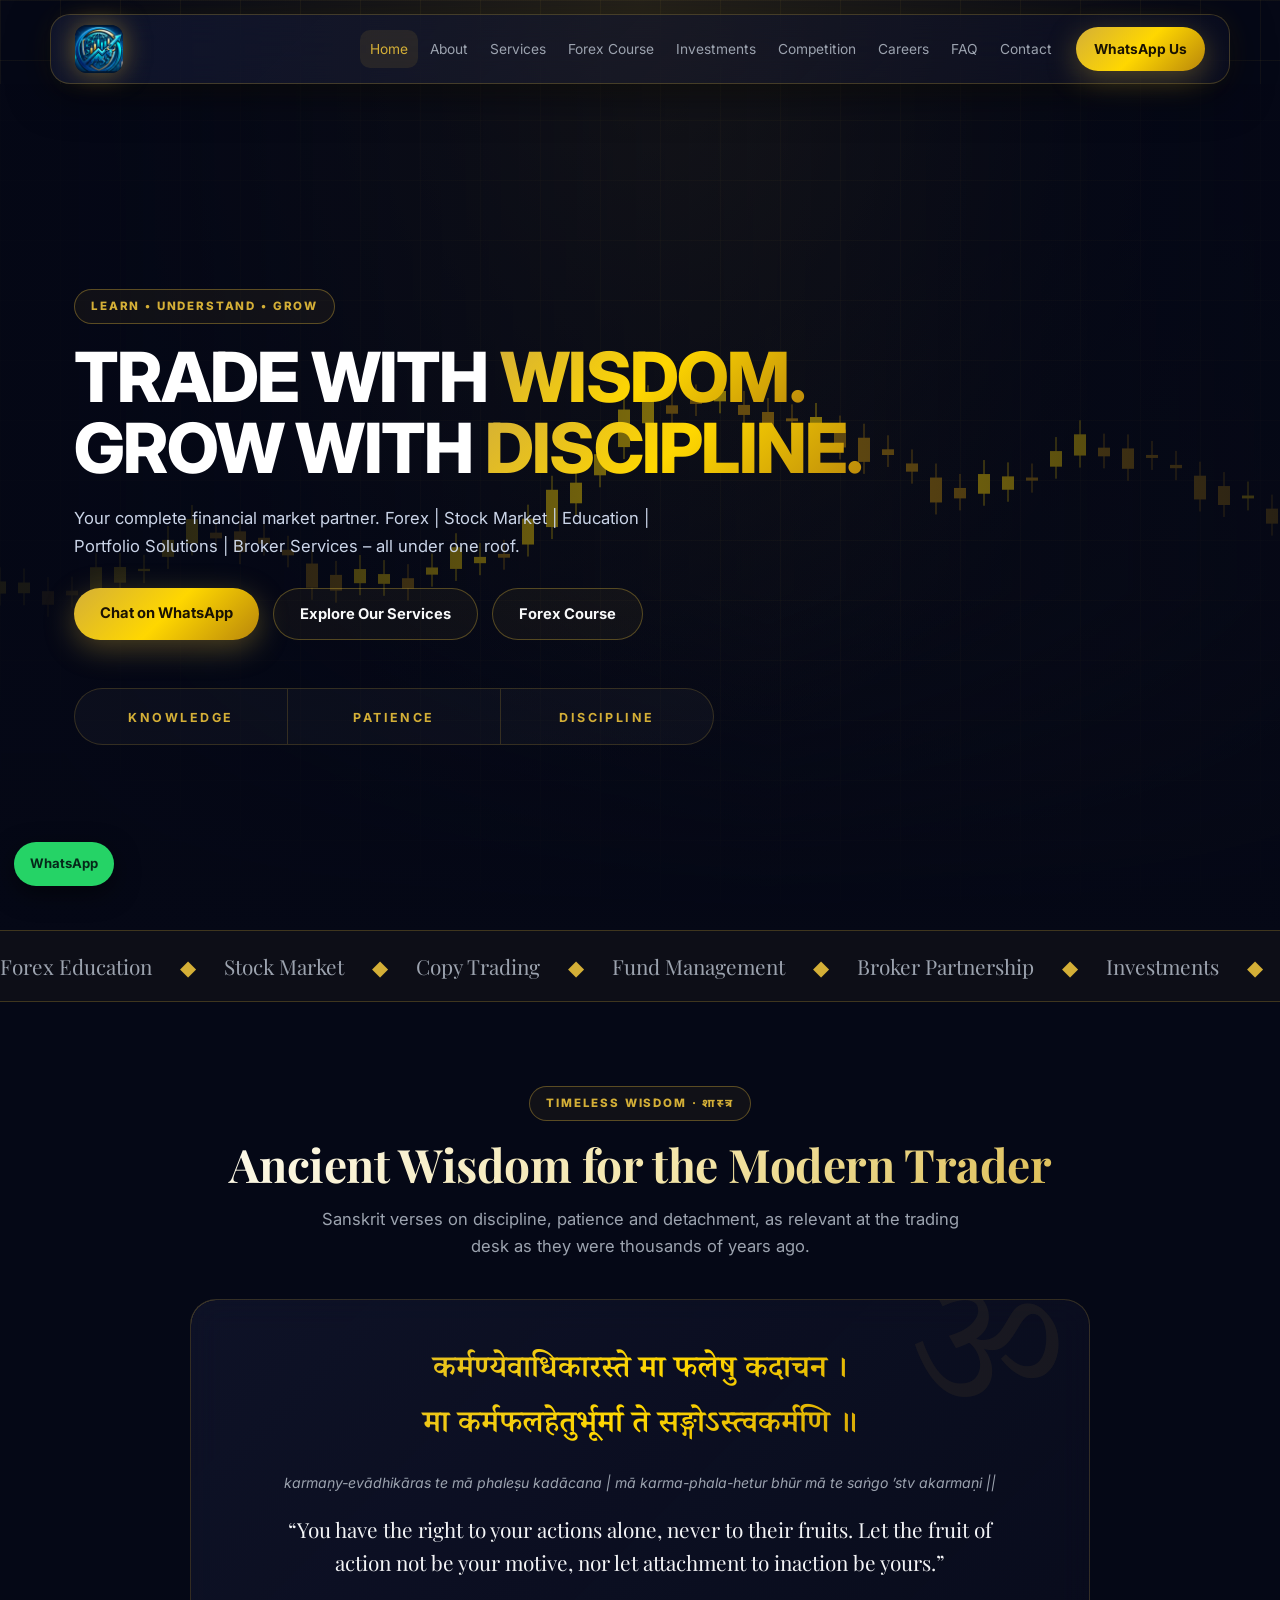
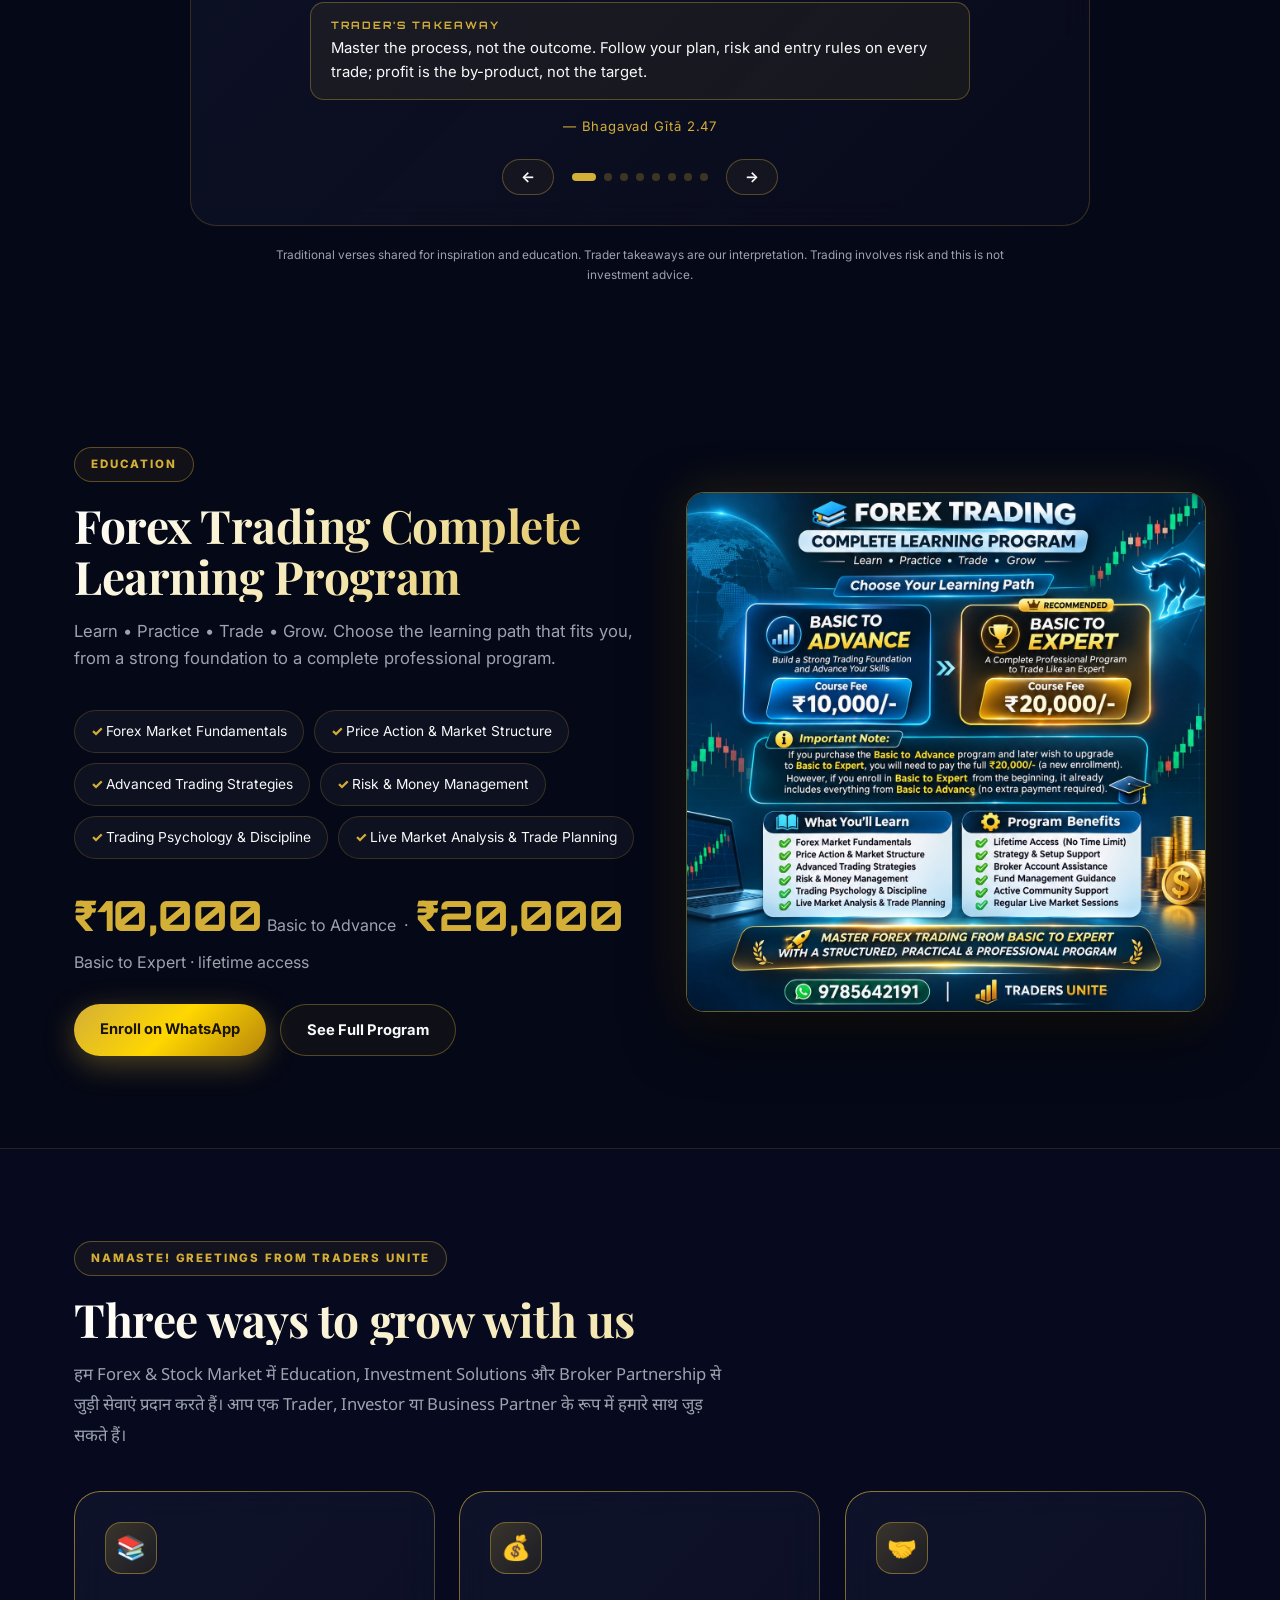
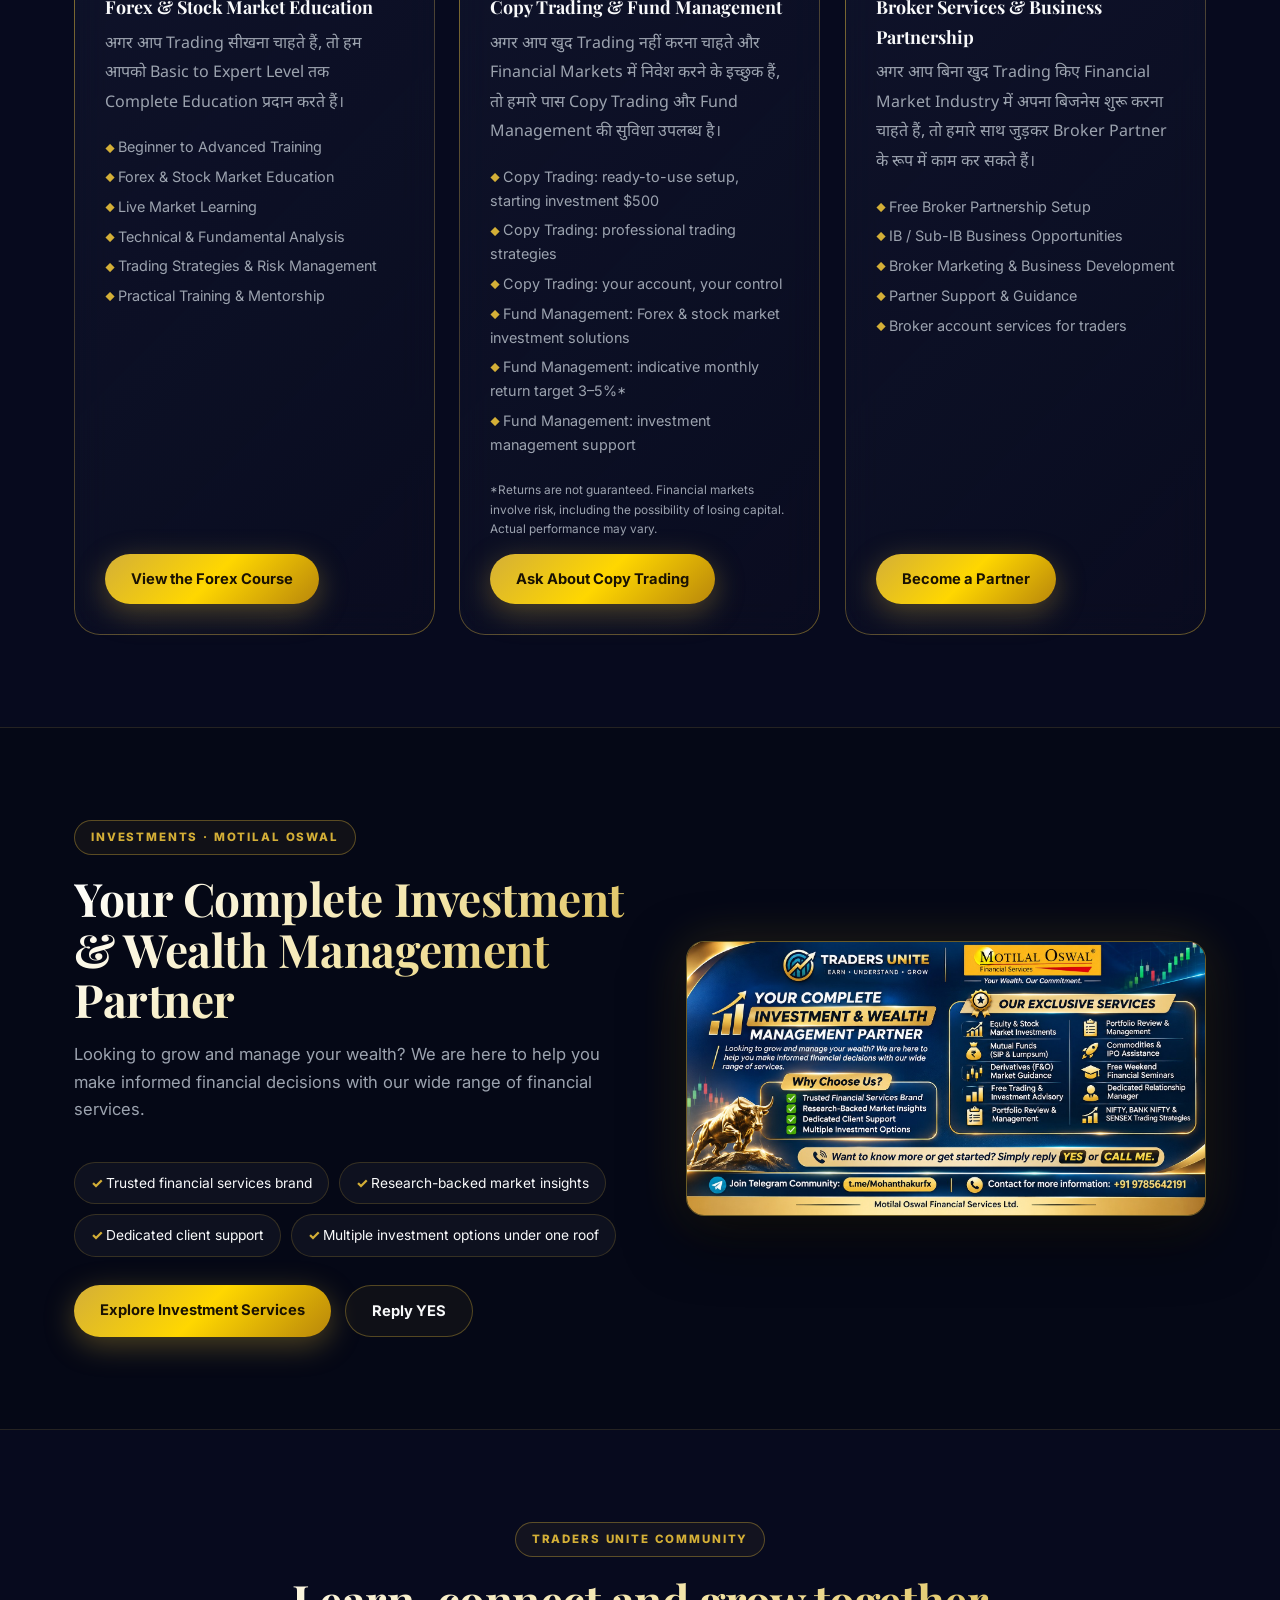
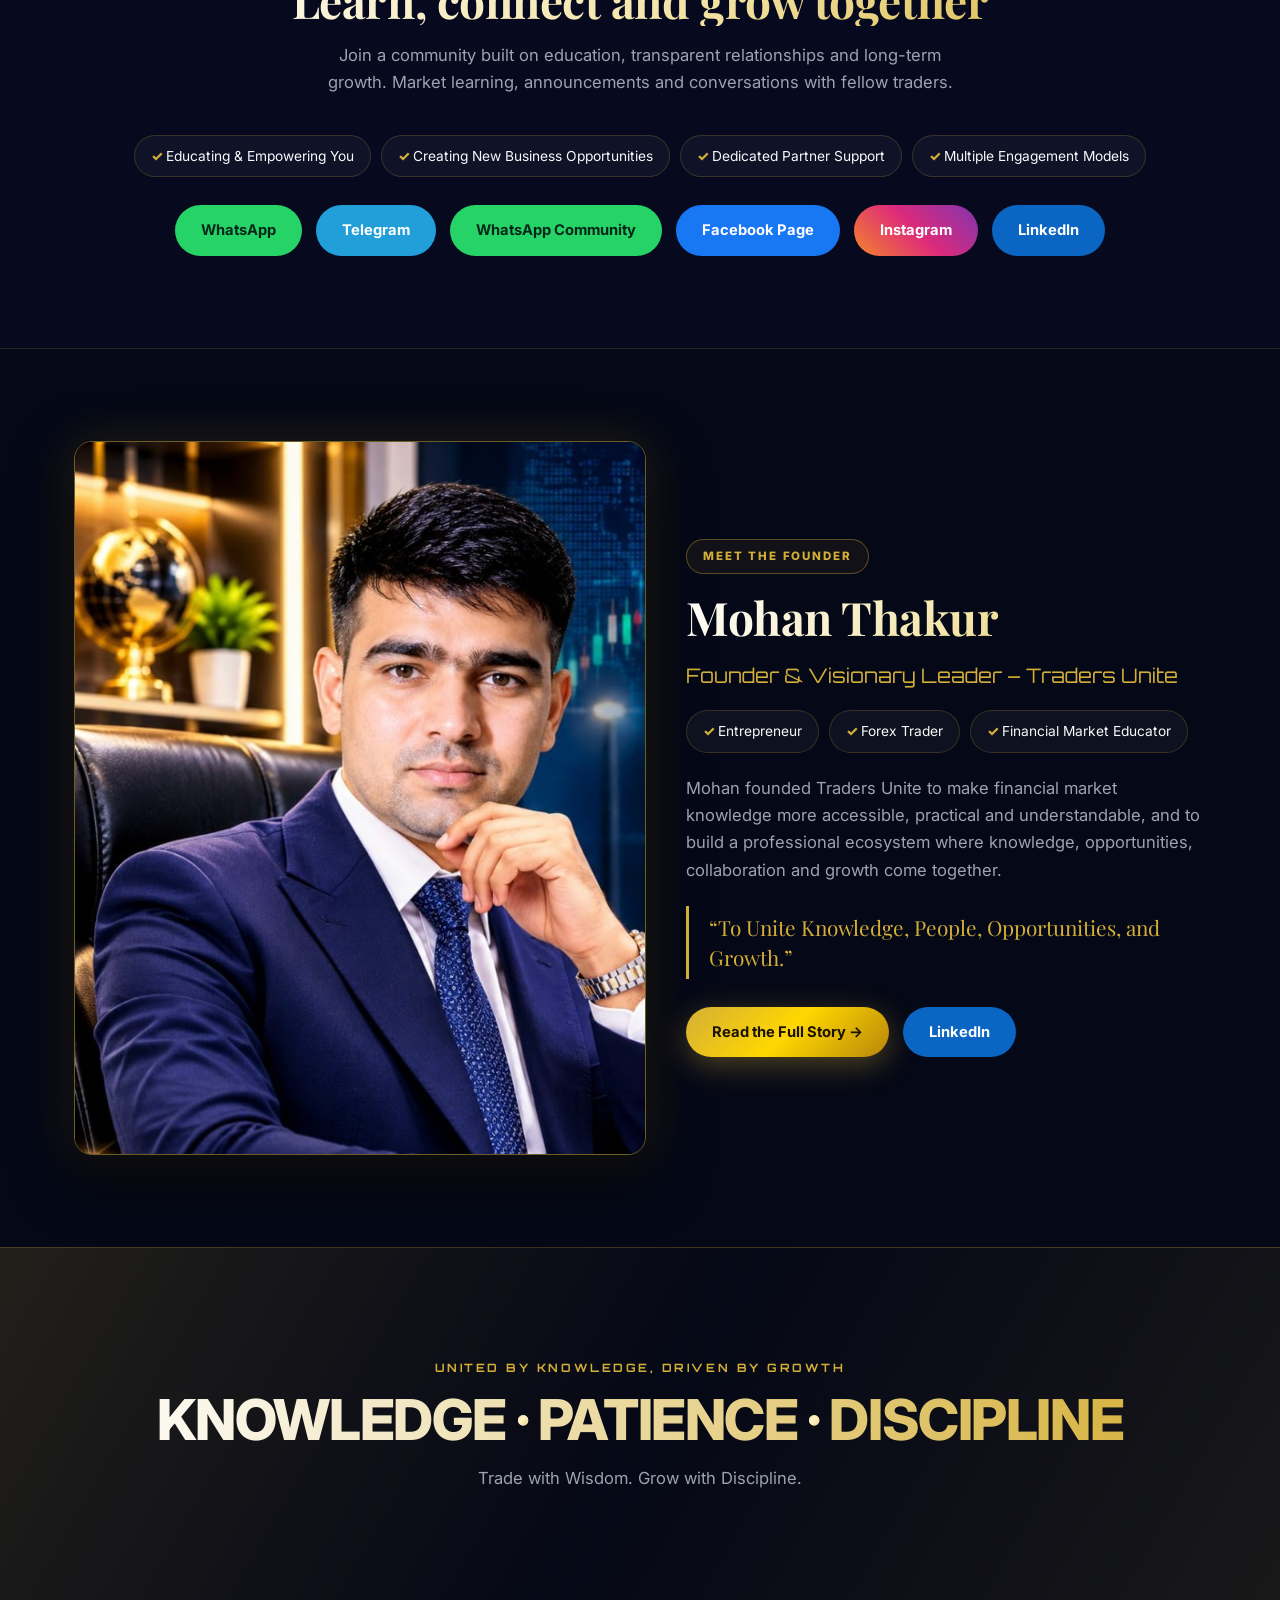
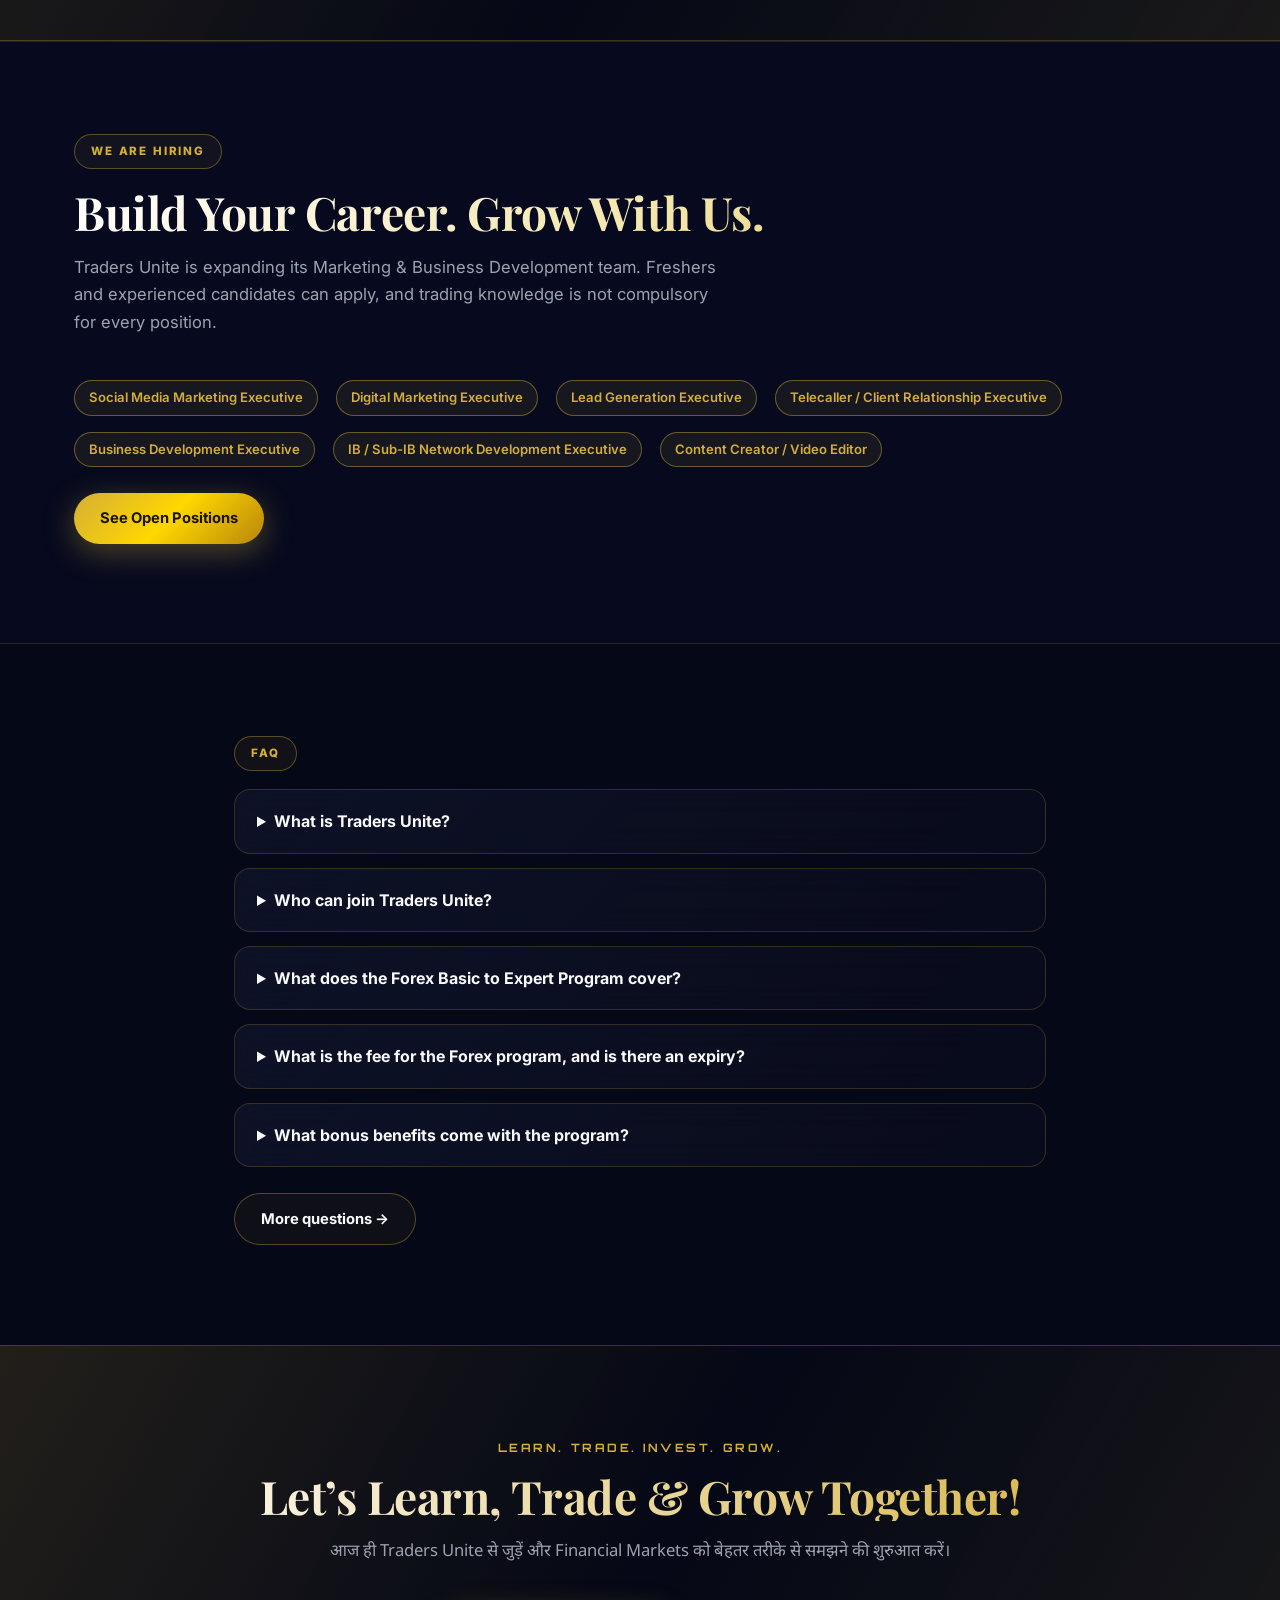
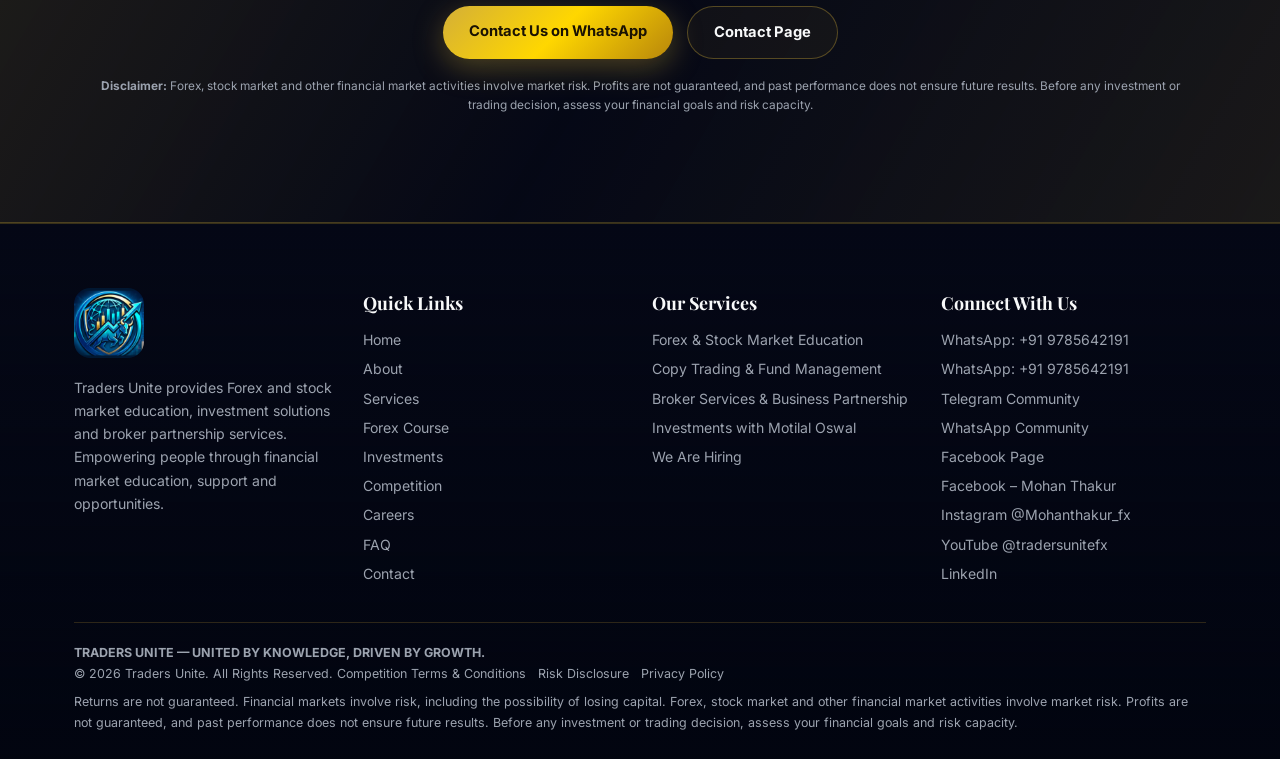
<file: index.html>
<!doctype html><html lang="en"><head><meta charset="utf-8"><meta name="viewport" content="width=device-width,initial-scale=1"><title>Traders Unite | Forex &amp; Stock Market Education, Investments &amp; Broker Partnership</title><meta name="description" content="Traders Unite is your complete financial market partner: Forex and stock market education, copy trading and fund management, investment services and broker partnership. Learn • Understand • Grow."><meta name="theme-color" content="#050816"><meta property="og:title" content="Traders Unite | Forex &amp; Stock Market Education, Investments &amp; Broker Partnership"><meta property="og:description" content="Traders Unite is your complete financial market partner: Forex and stock market education, copy trading and fund management, investment services and broker partnership. Learn • Understand • Grow."><meta property="og:image" content="assets/logo.png"><link rel="icon" href="assets/logo.png"><link href="https://fonts.googleapis.com/css2?family=Inter:wght@300;400;500;600;700;800&family=Orbitron:wght@500;700;800&family=Playfair+Display:wght@600;700;800&family=Noto+Sans+Devanagari:wght@400;600;700&family=Noto+Serif+Devanagari:wght@500;600;700&display=swap" rel="stylesheet"><link rel="stylesheet" href="style.css"></head><body data-p="index"><script src="app.js" defer></script></body></html>
</file>
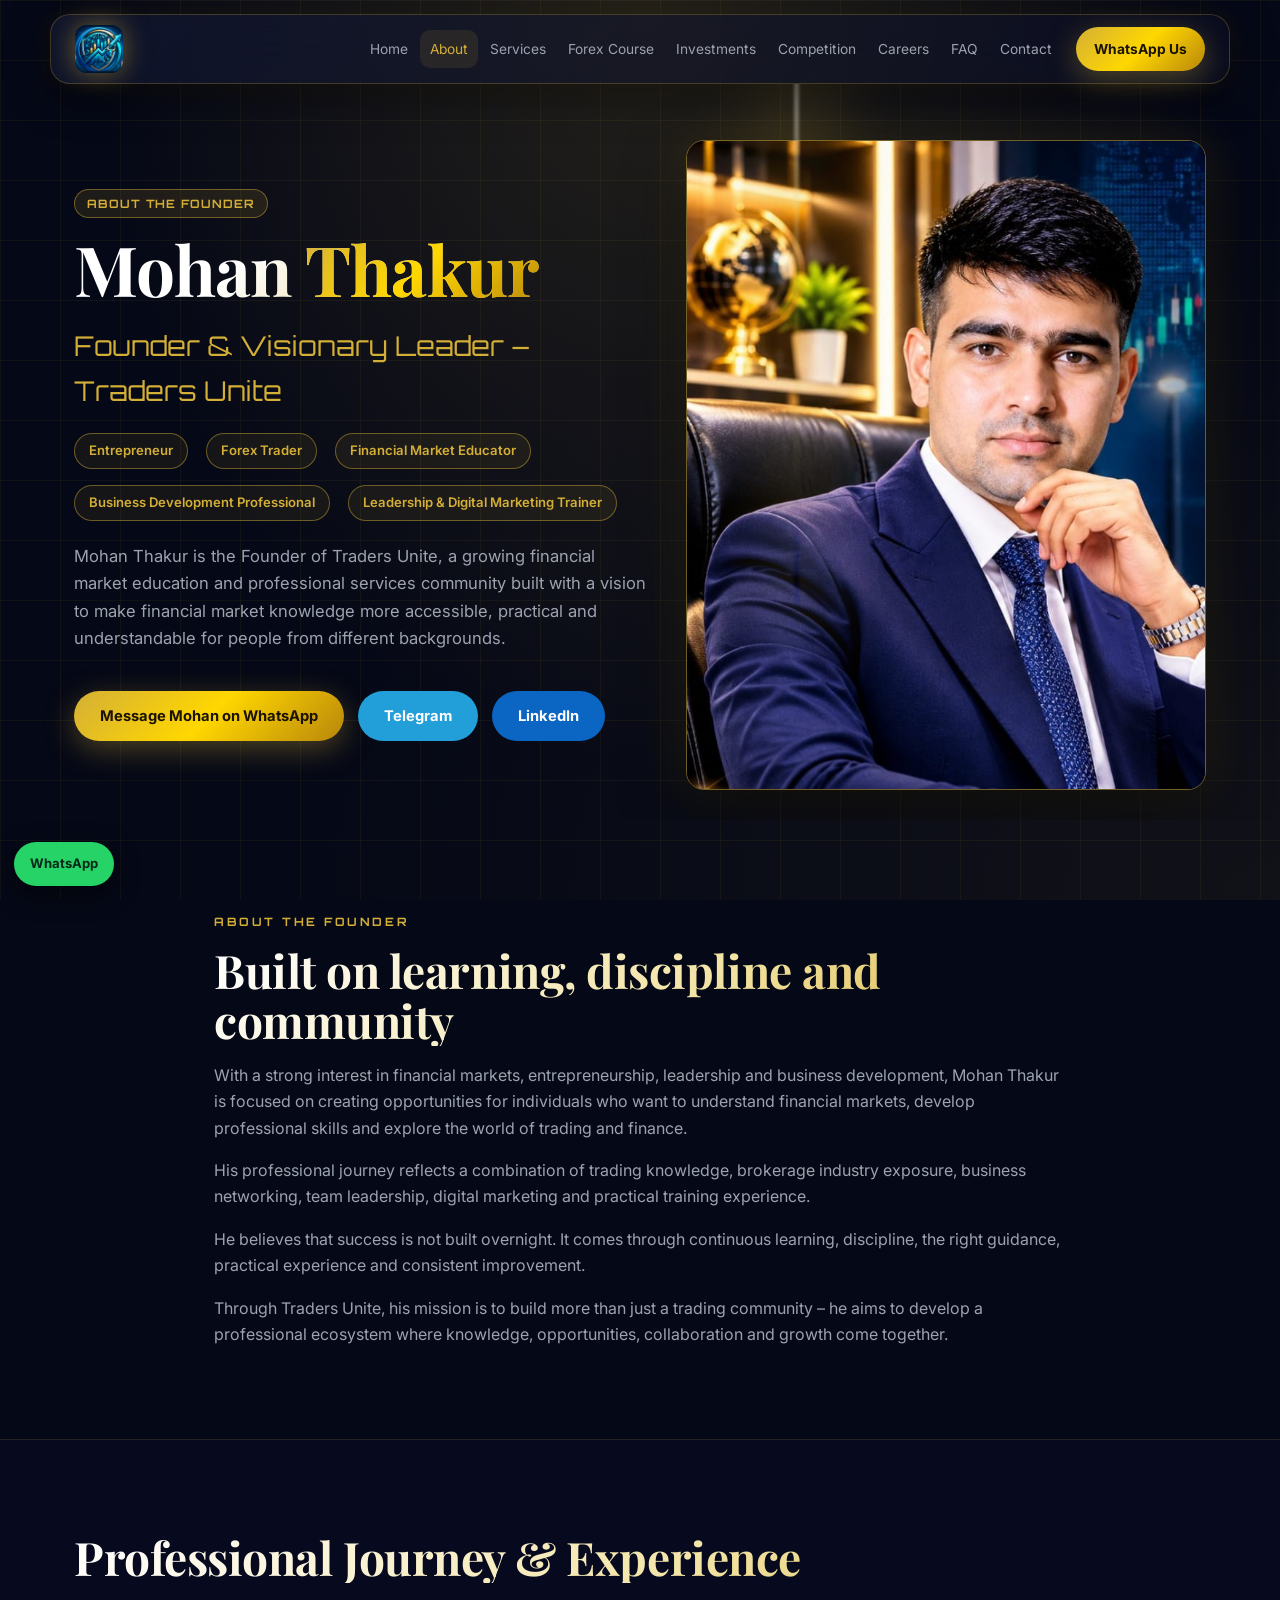
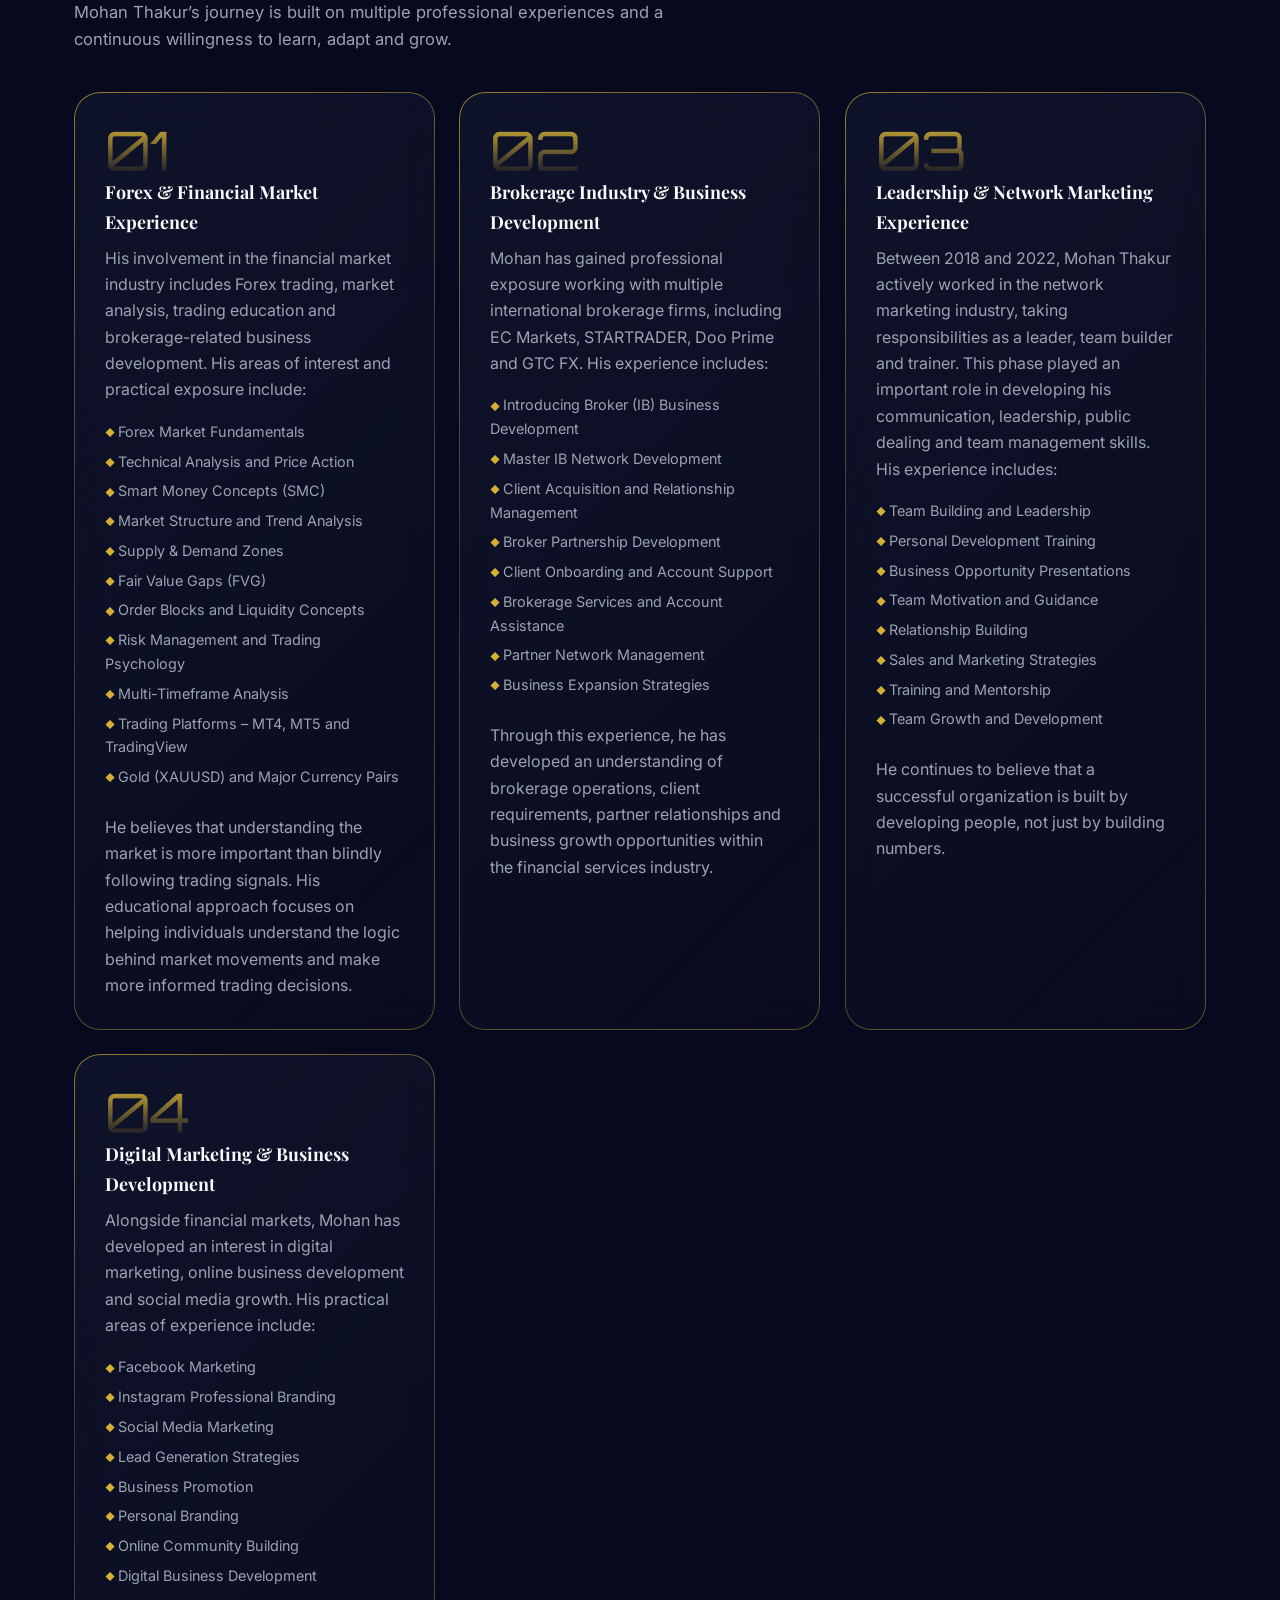
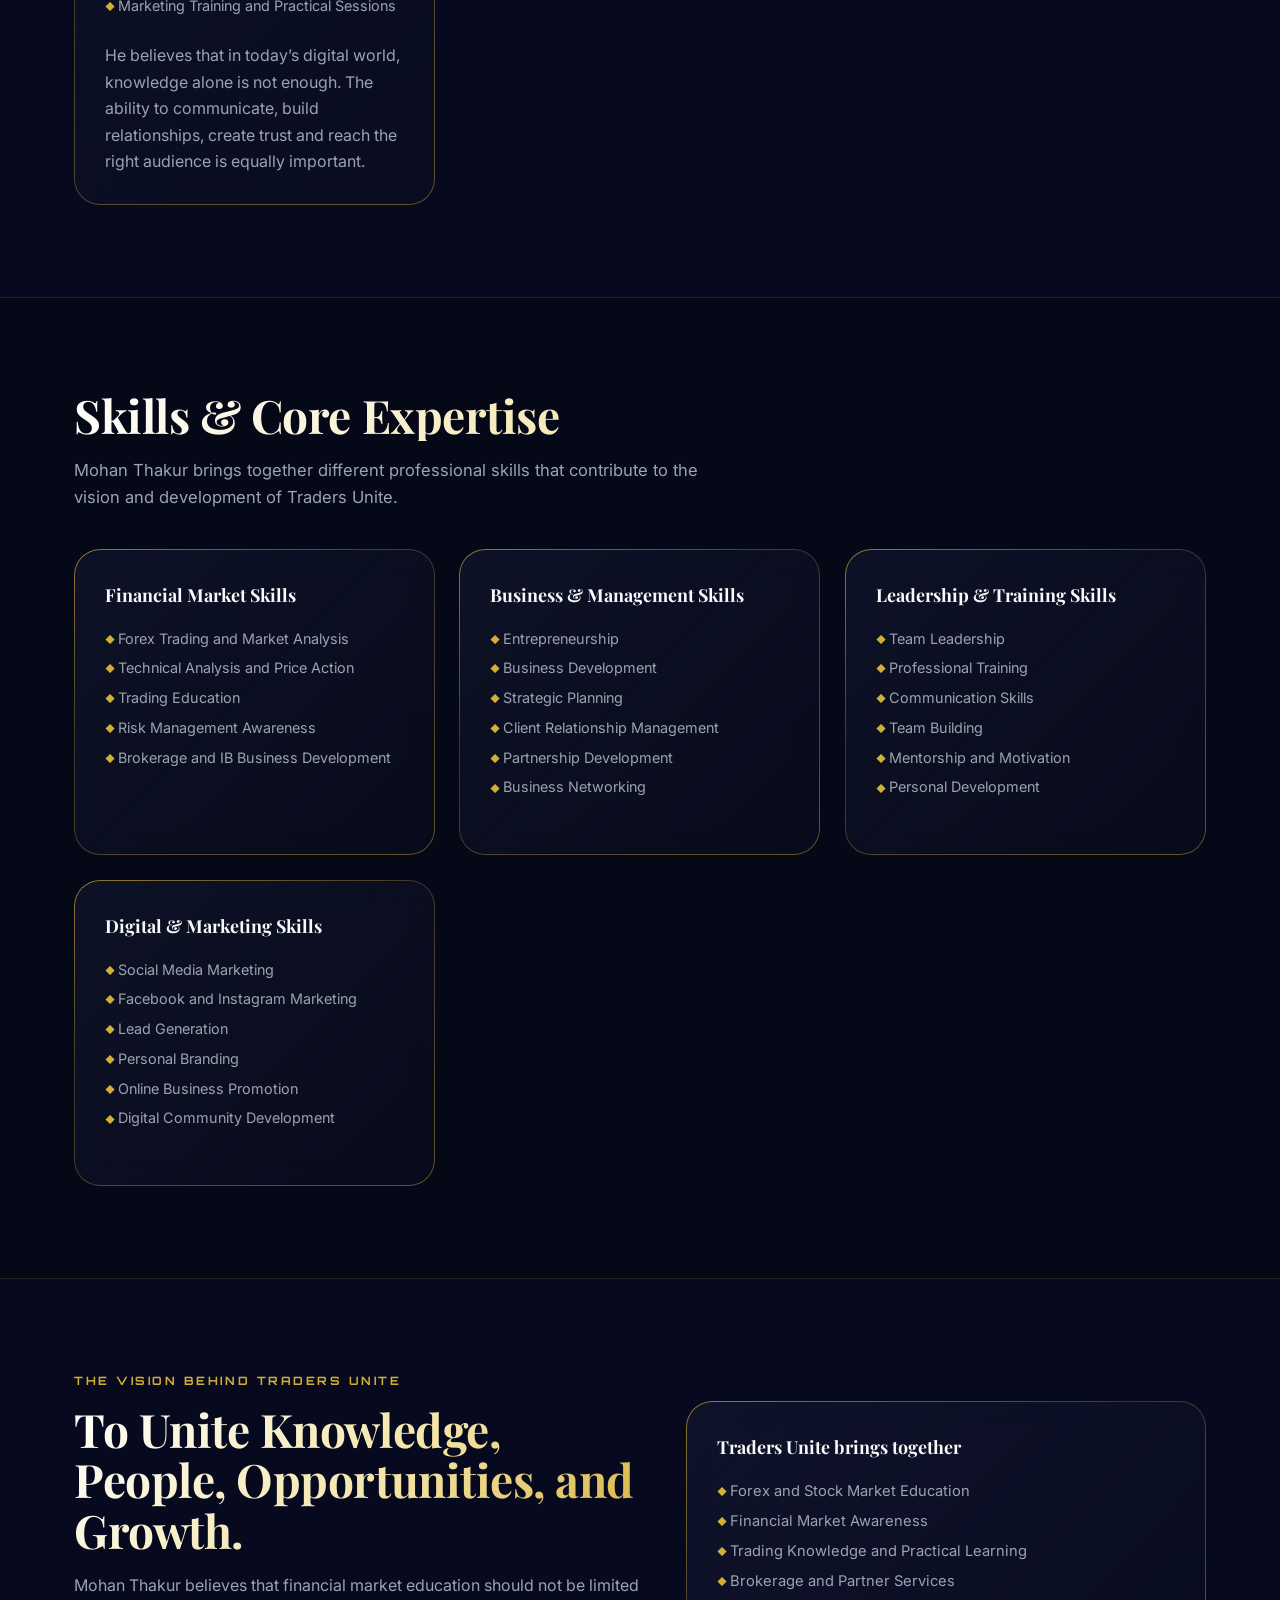
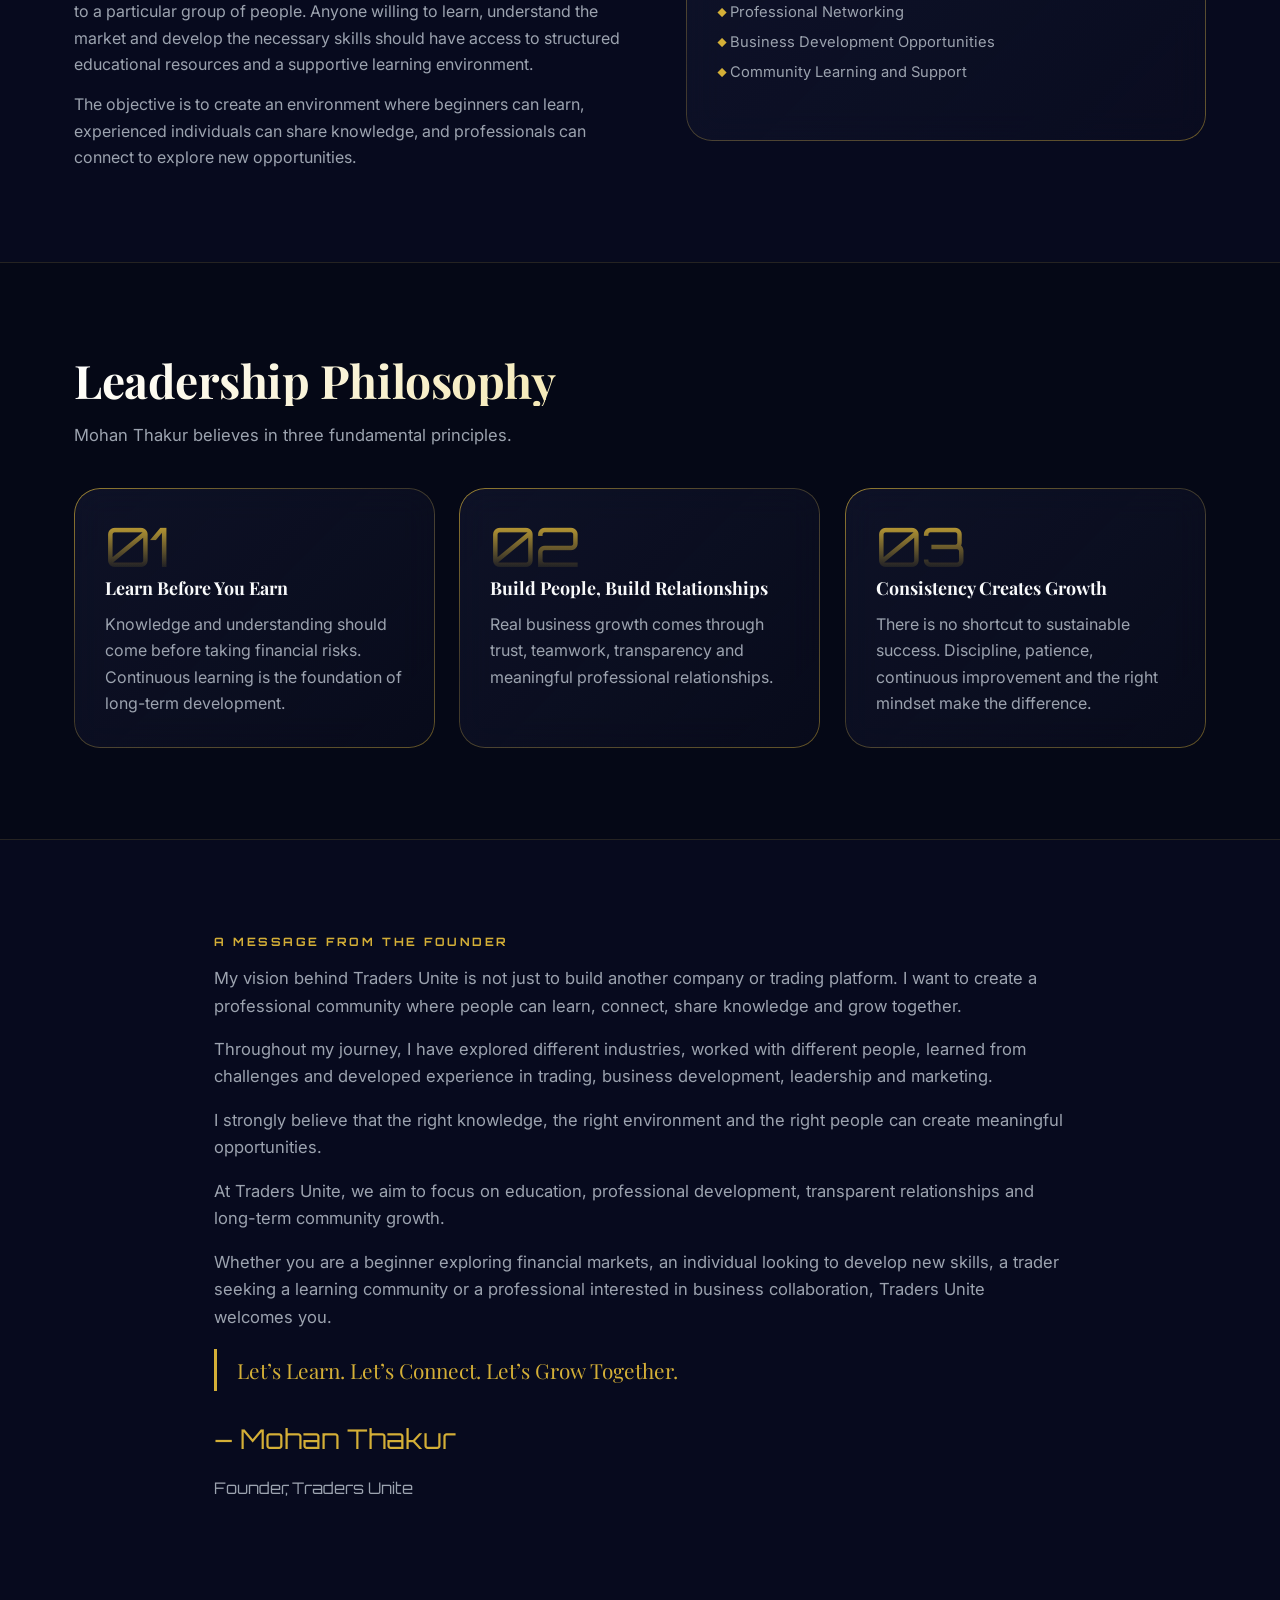
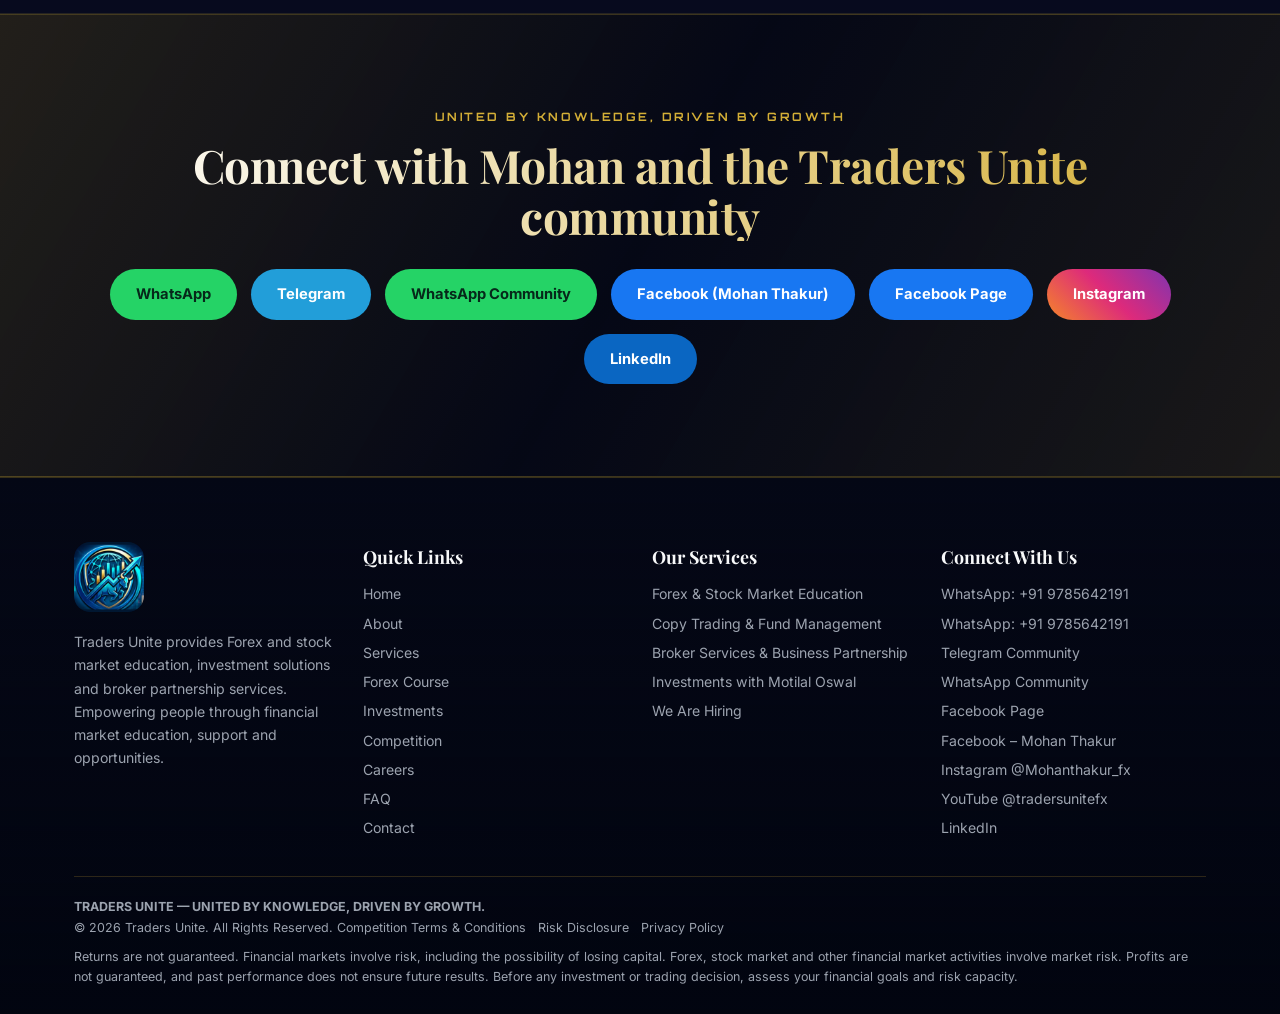
<file: about.html>
<!doctype html><html lang="en"><head><meta charset="utf-8"><meta name="viewport" content="width=device-width,initial-scale=1"><title>About Mohan Thakur, Founder | Traders Unite</title><meta name="description" content="Meet Mohan Thakur, Founder of Traders Unite: Forex trader, financial market educator and business development professional building a community united by knowledge and growth."><meta name="theme-color" content="#050816"><meta property="og:title" content="About Mohan Thakur, Founder | Traders Unite"><meta property="og:description" content="Meet Mohan Thakur, Founder of Traders Unite: Forex trader, financial market educator and business development professional building a community united by knowledge and growth."><meta property="og:image" content="assets/logo.png"><link rel="icon" href="assets/logo.png"><link href="https://fonts.googleapis.com/css2?family=Inter:wght@300;400;500;600;700;800&family=Orbitron:wght@500;700;800&family=Playfair+Display:wght@600;700;800&family=Noto+Sans+Devanagari:wght@400;600;700&family=Noto+Serif+Devanagari:wght@500;600;700&display=swap" rel="stylesheet"><link rel="stylesheet" href="style.css"></head><body data-p="about"><script src="app.js" defer></script></body></html>
</file>
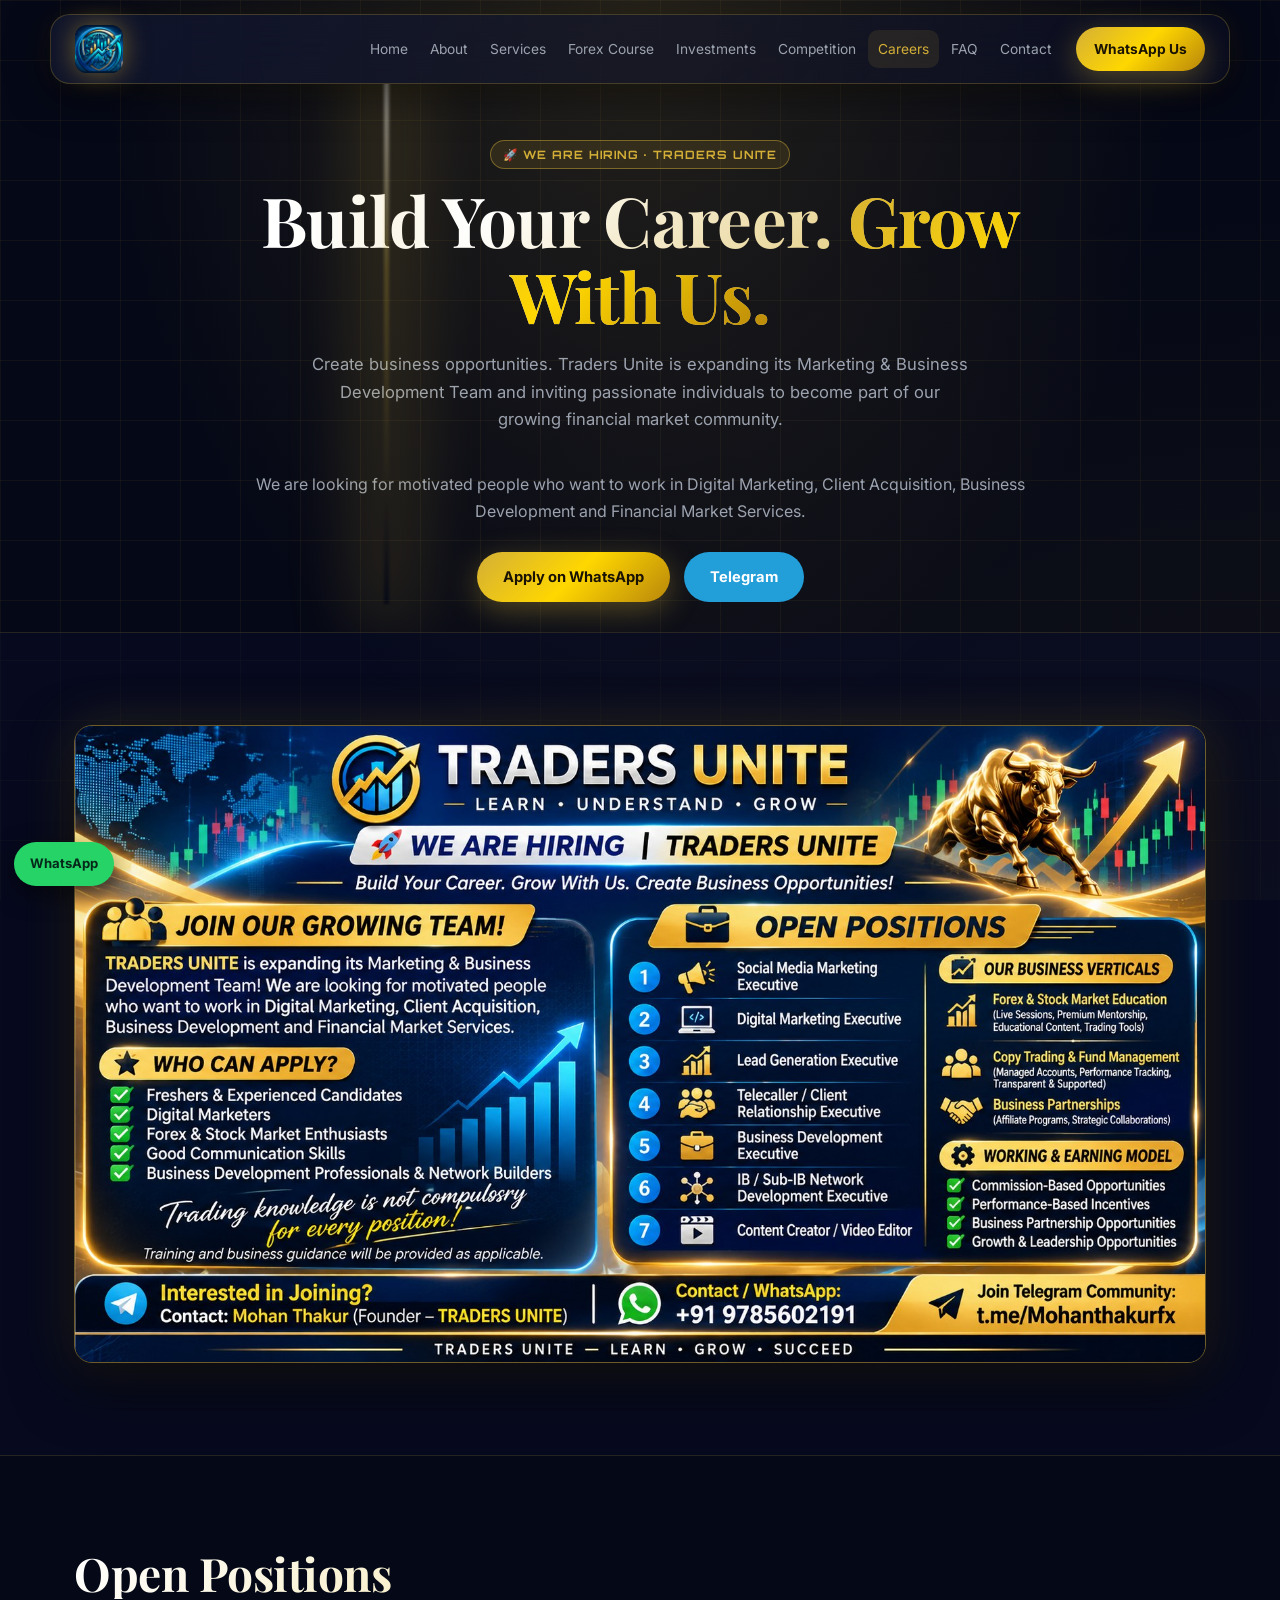
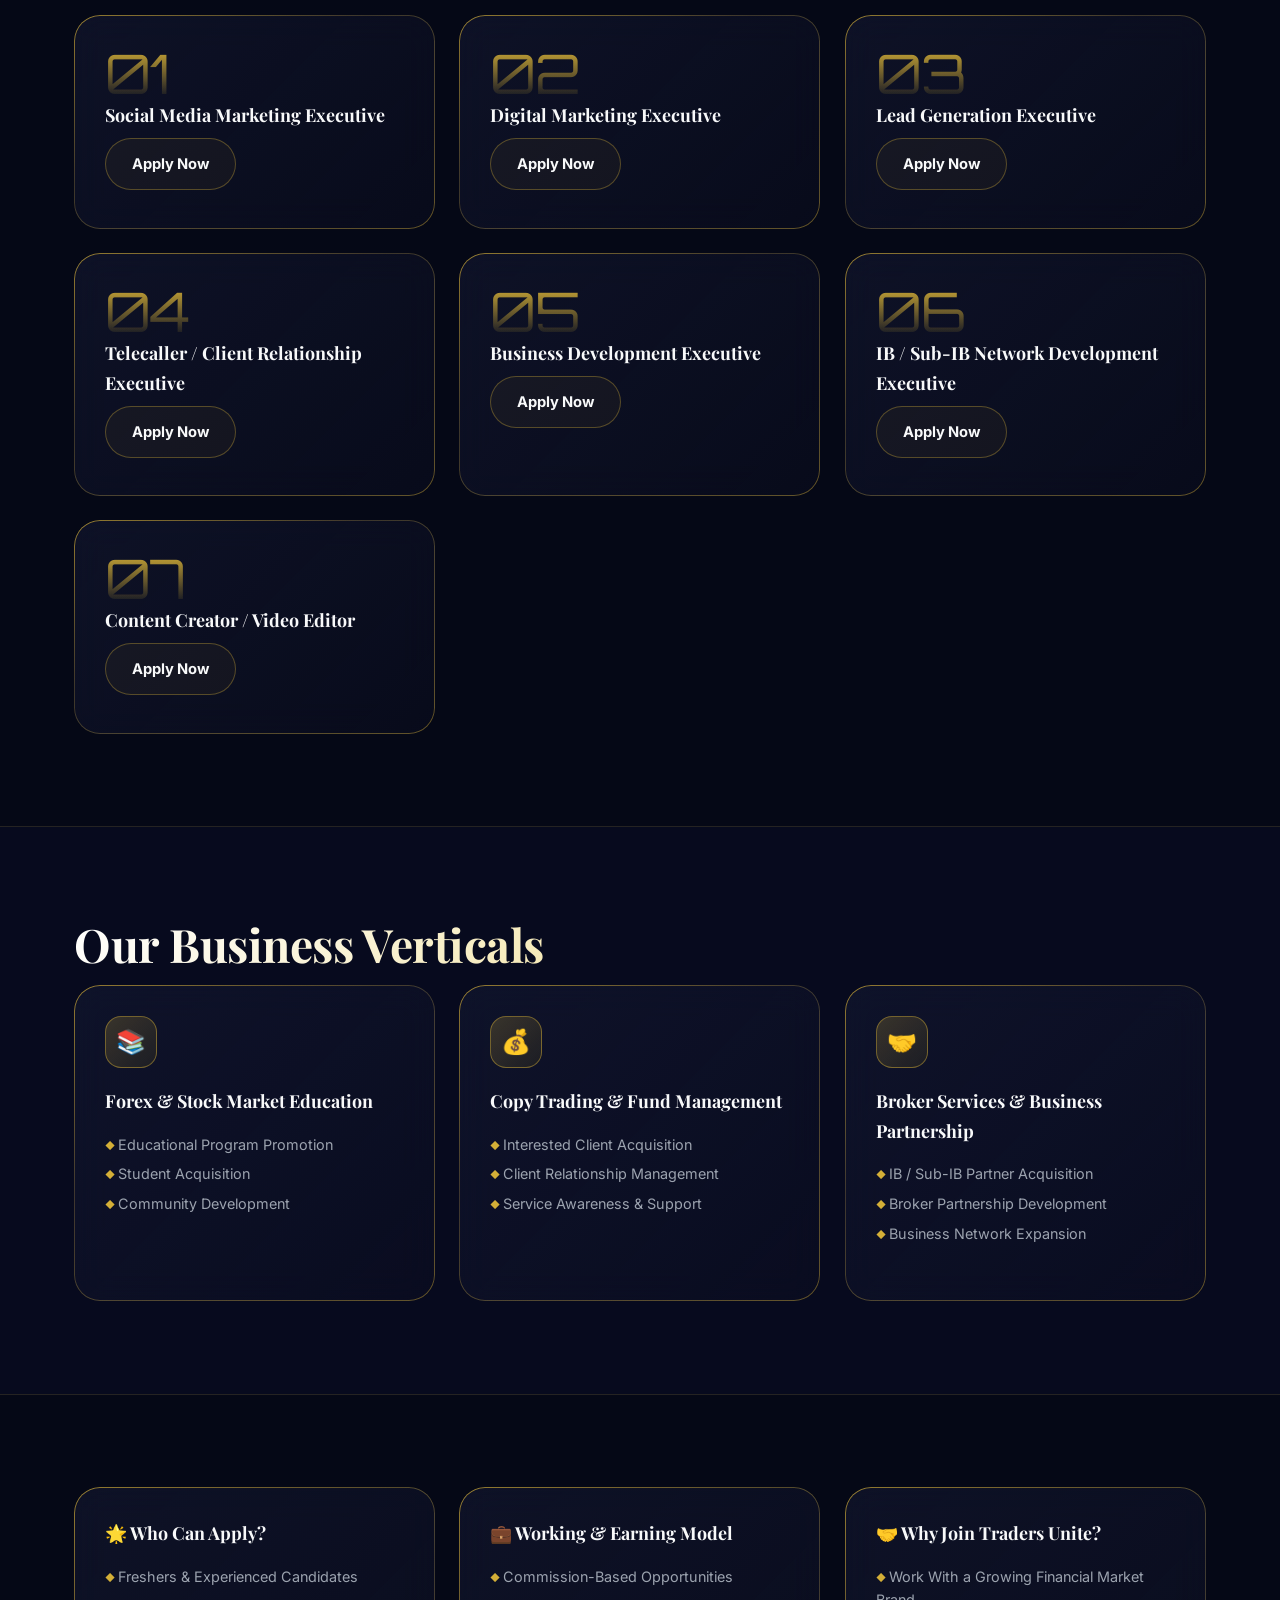
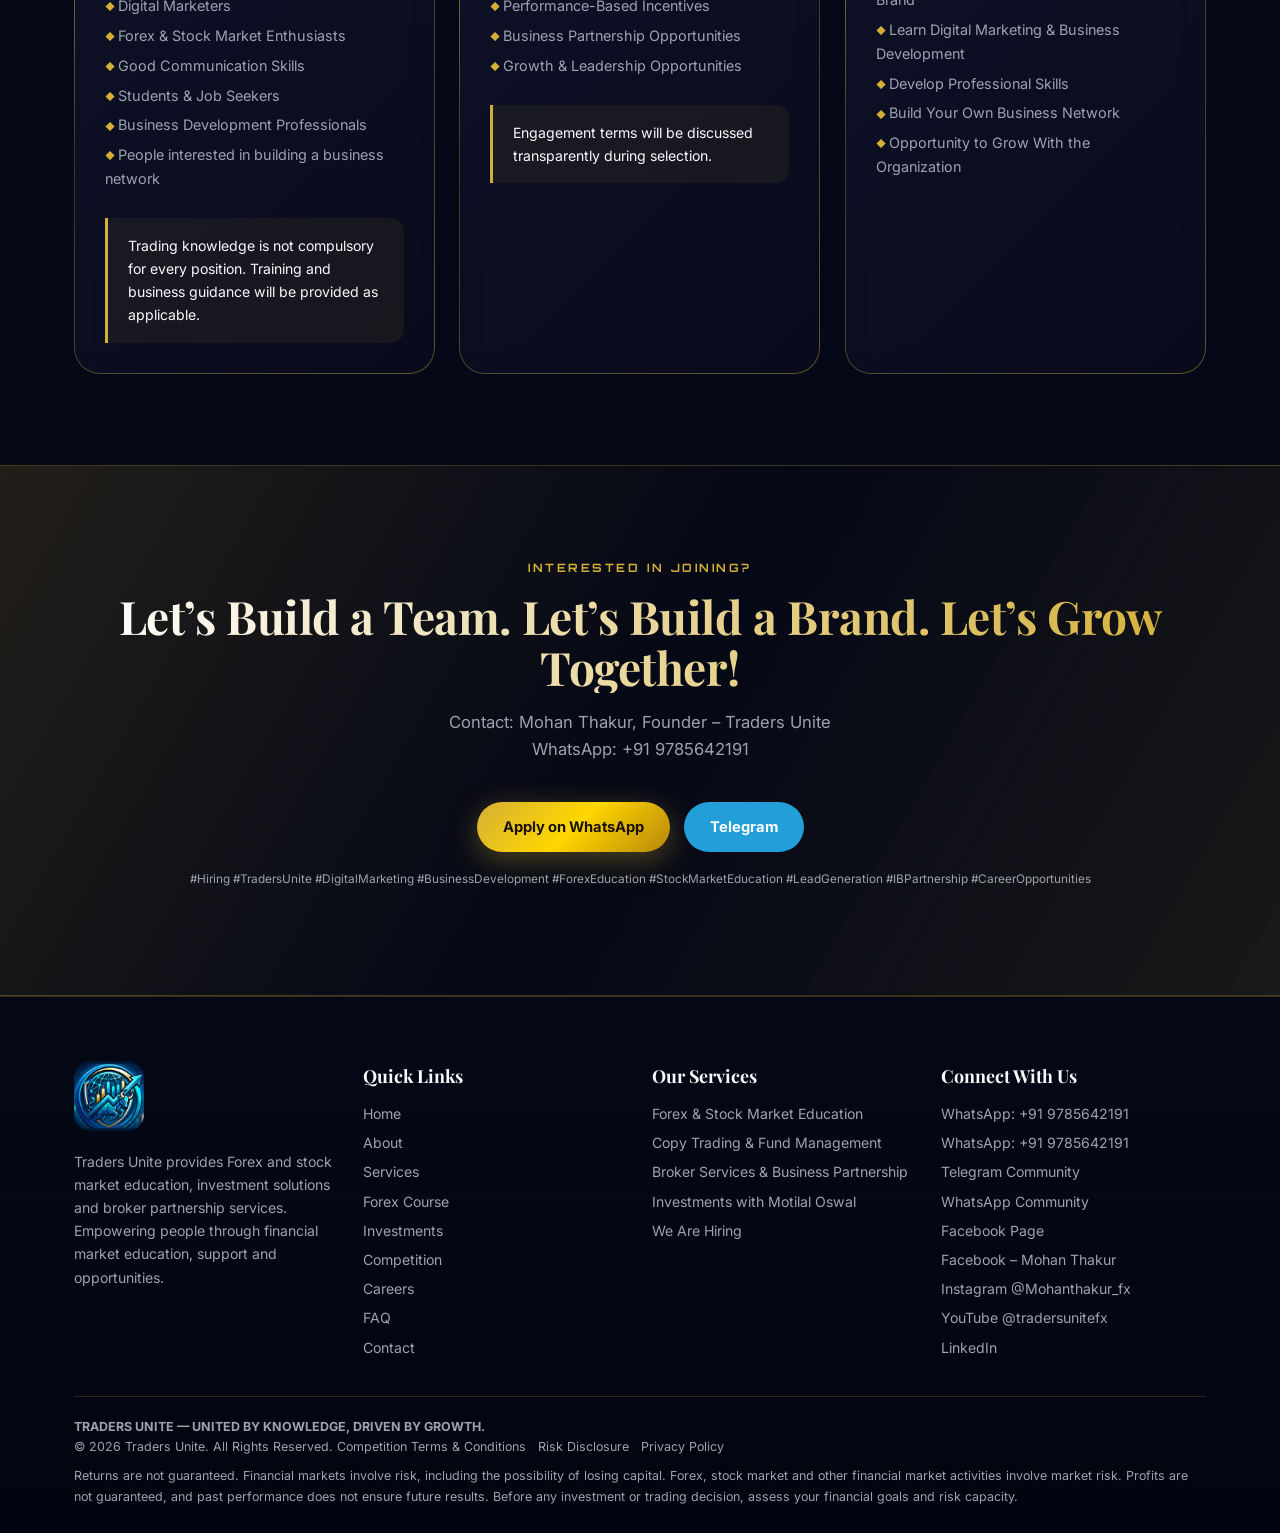
<file: careers.html>
<!doctype html><html lang="en"><head><meta charset="utf-8"><meta name="viewport" content="width=device-width,initial-scale=1"><title>We Are Hiring: Marketing &amp; Business Development | Traders Unite</title><meta name="description" content="Join Traders Unite: Social Media Marketing, Digital Marketing, Lead Generation, Telecaller, Business Development, IB / Sub-IB Network Development and Content Creator roles."><meta name="theme-color" content="#050816"><meta property="og:title" content="We Are Hiring: Marketing &amp; Business Development | Traders Unite"><meta property="og:description" content="Join Traders Unite: Social Media Marketing, Digital Marketing, Lead Generation, Telecaller, Business Development, IB / Sub-IB Network Development and Content Creator roles."><meta property="og:image" content="assets/logo.png"><link rel="icon" href="assets/logo.png"><link href="https://fonts.googleapis.com/css2?family=Inter:wght@300;400;500;600;700;800&family=Orbitron:wght@500;700;800&family=Playfair+Display:wght@600;700;800&family=Noto+Sans+Devanagari:wght@400;600;700&family=Noto+Serif+Devanagari:wght@500;600;700&display=swap" rel="stylesheet"><link rel="stylesheet" href="style.css"></head><body data-p="careers"><script src="app.js" defer></script></body></html>
</file>
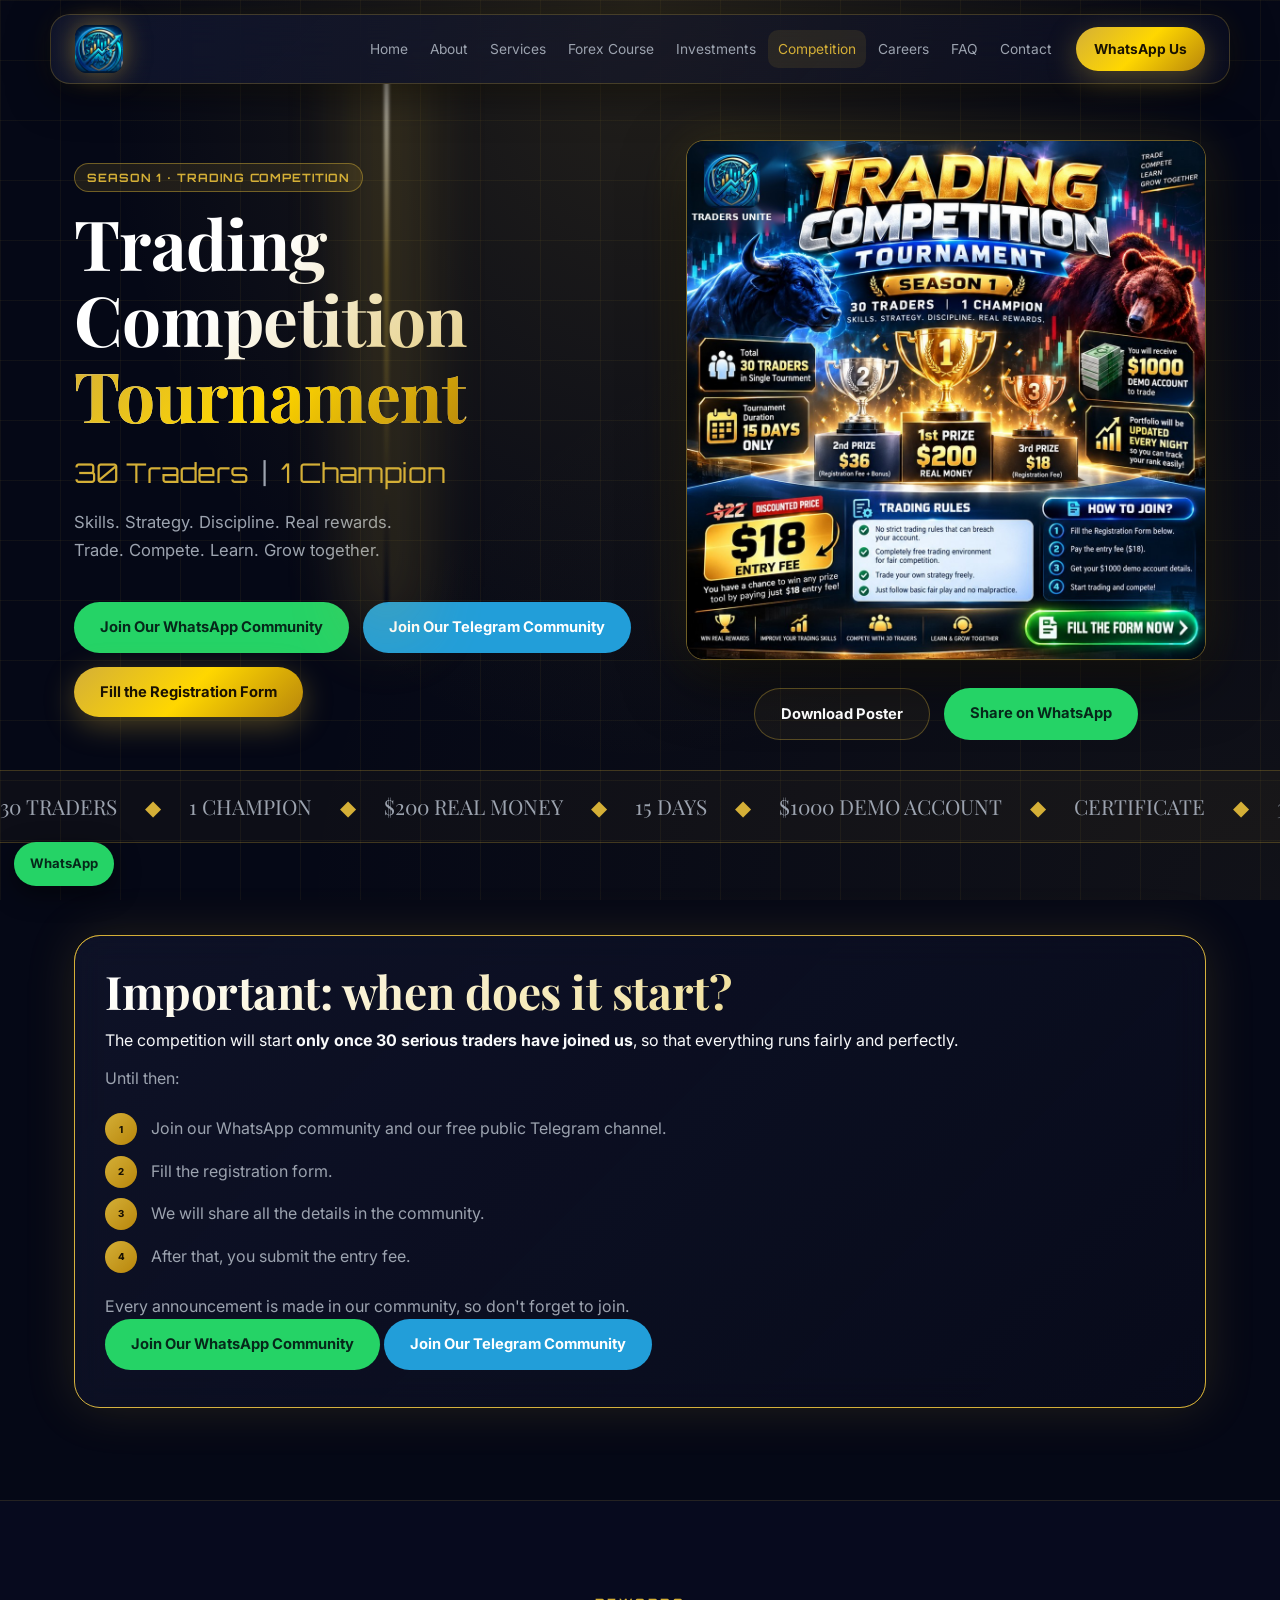
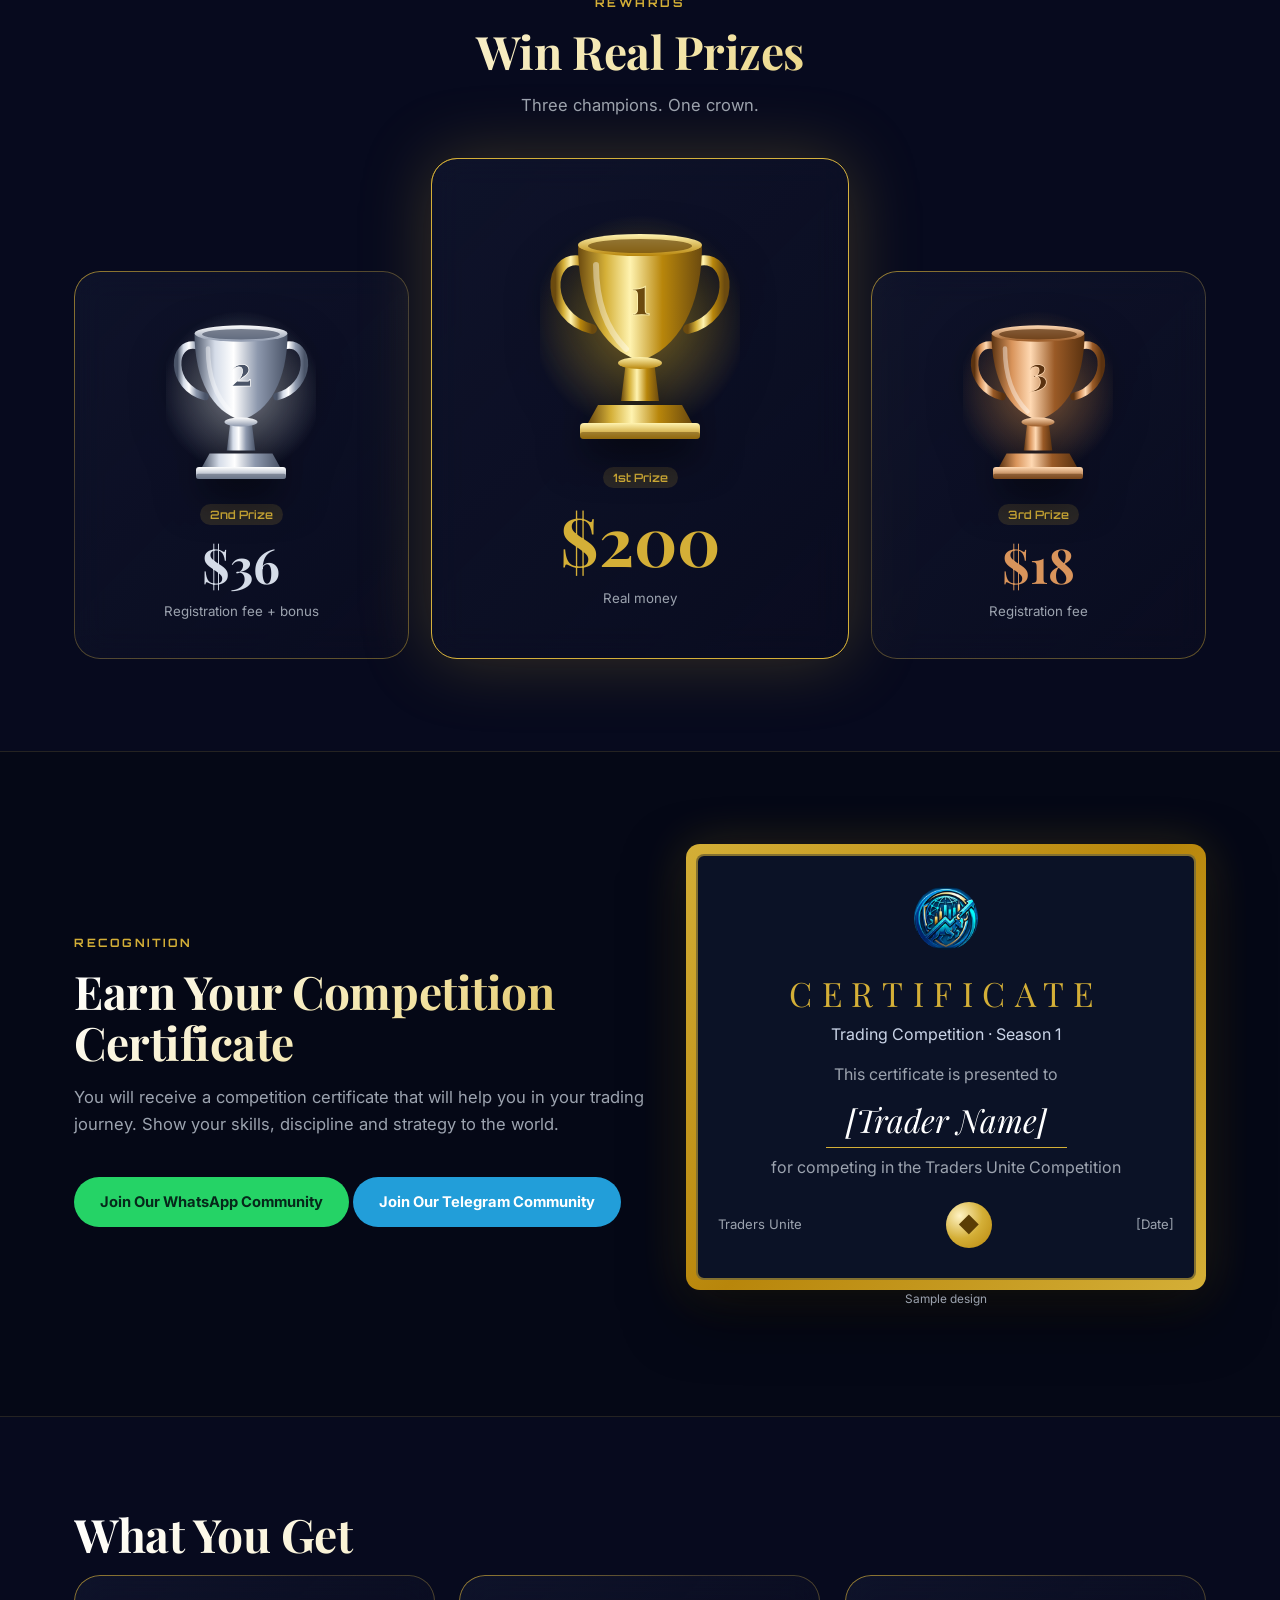
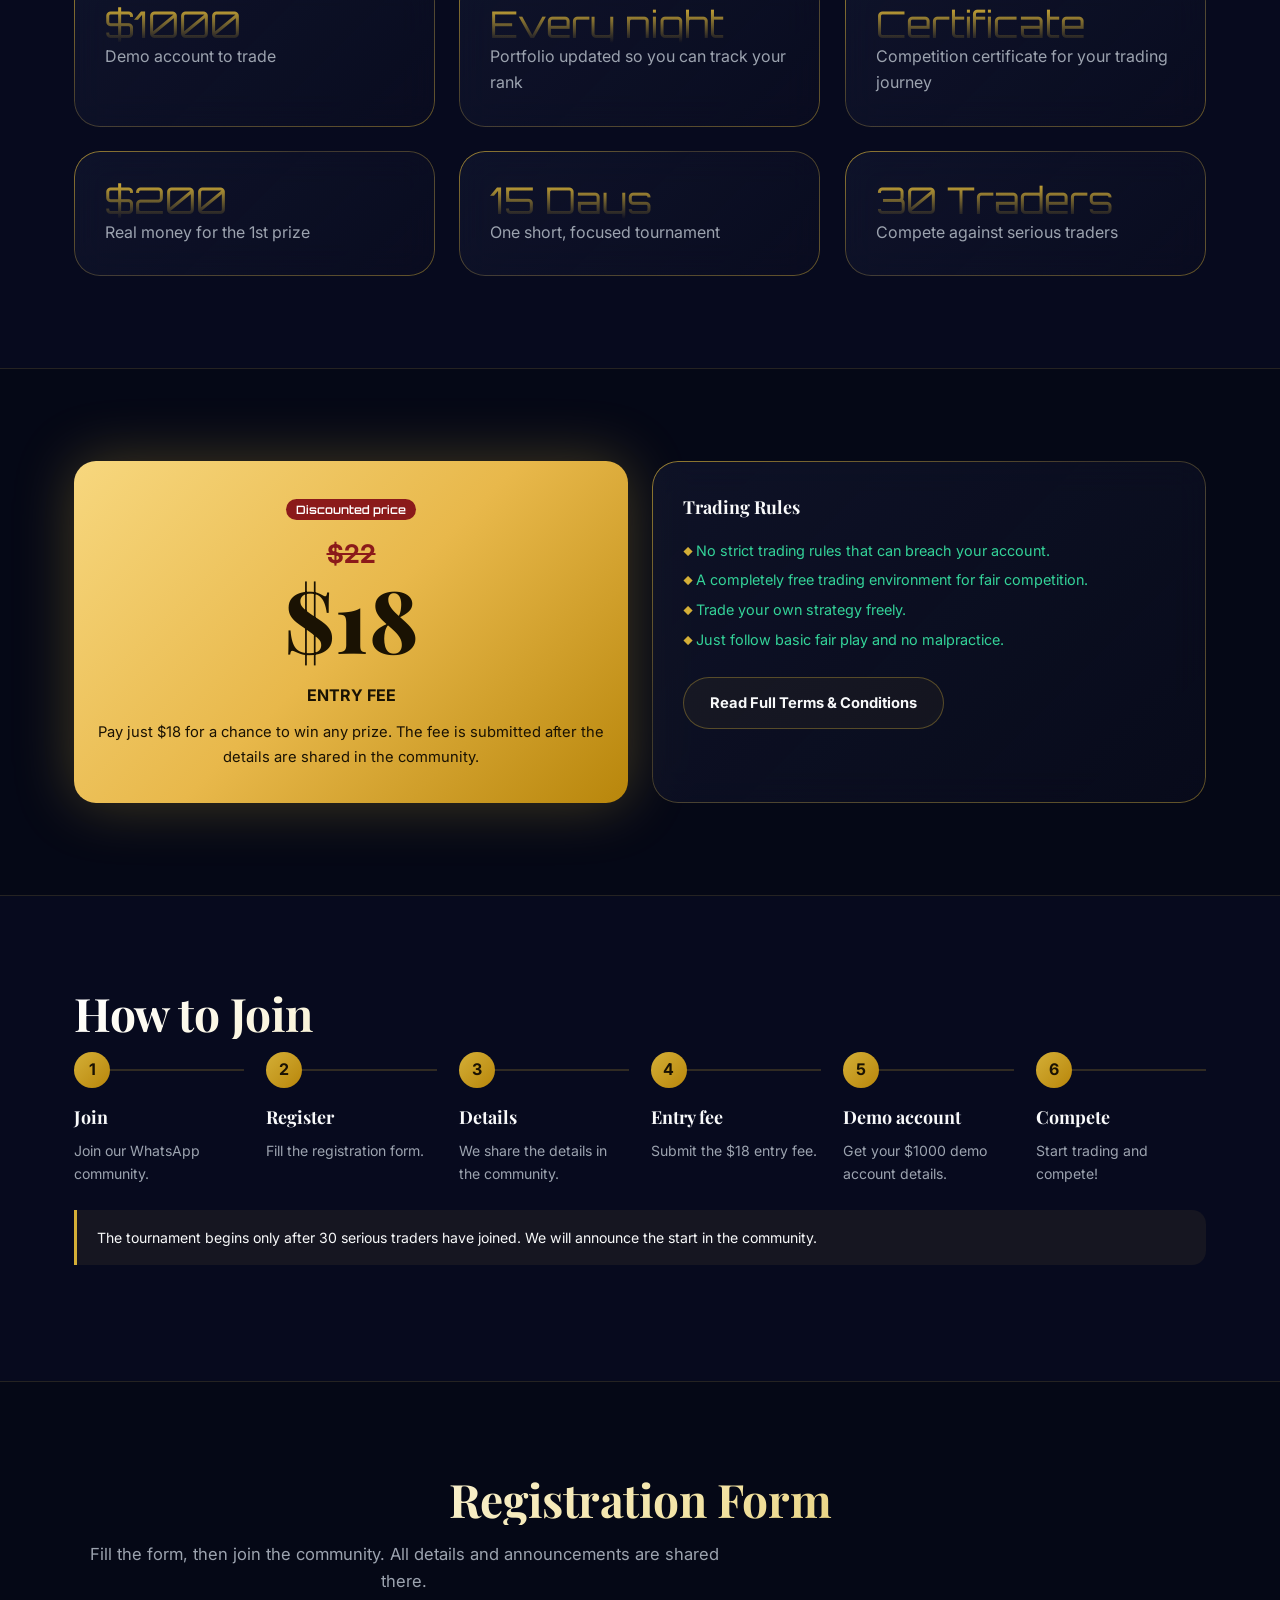
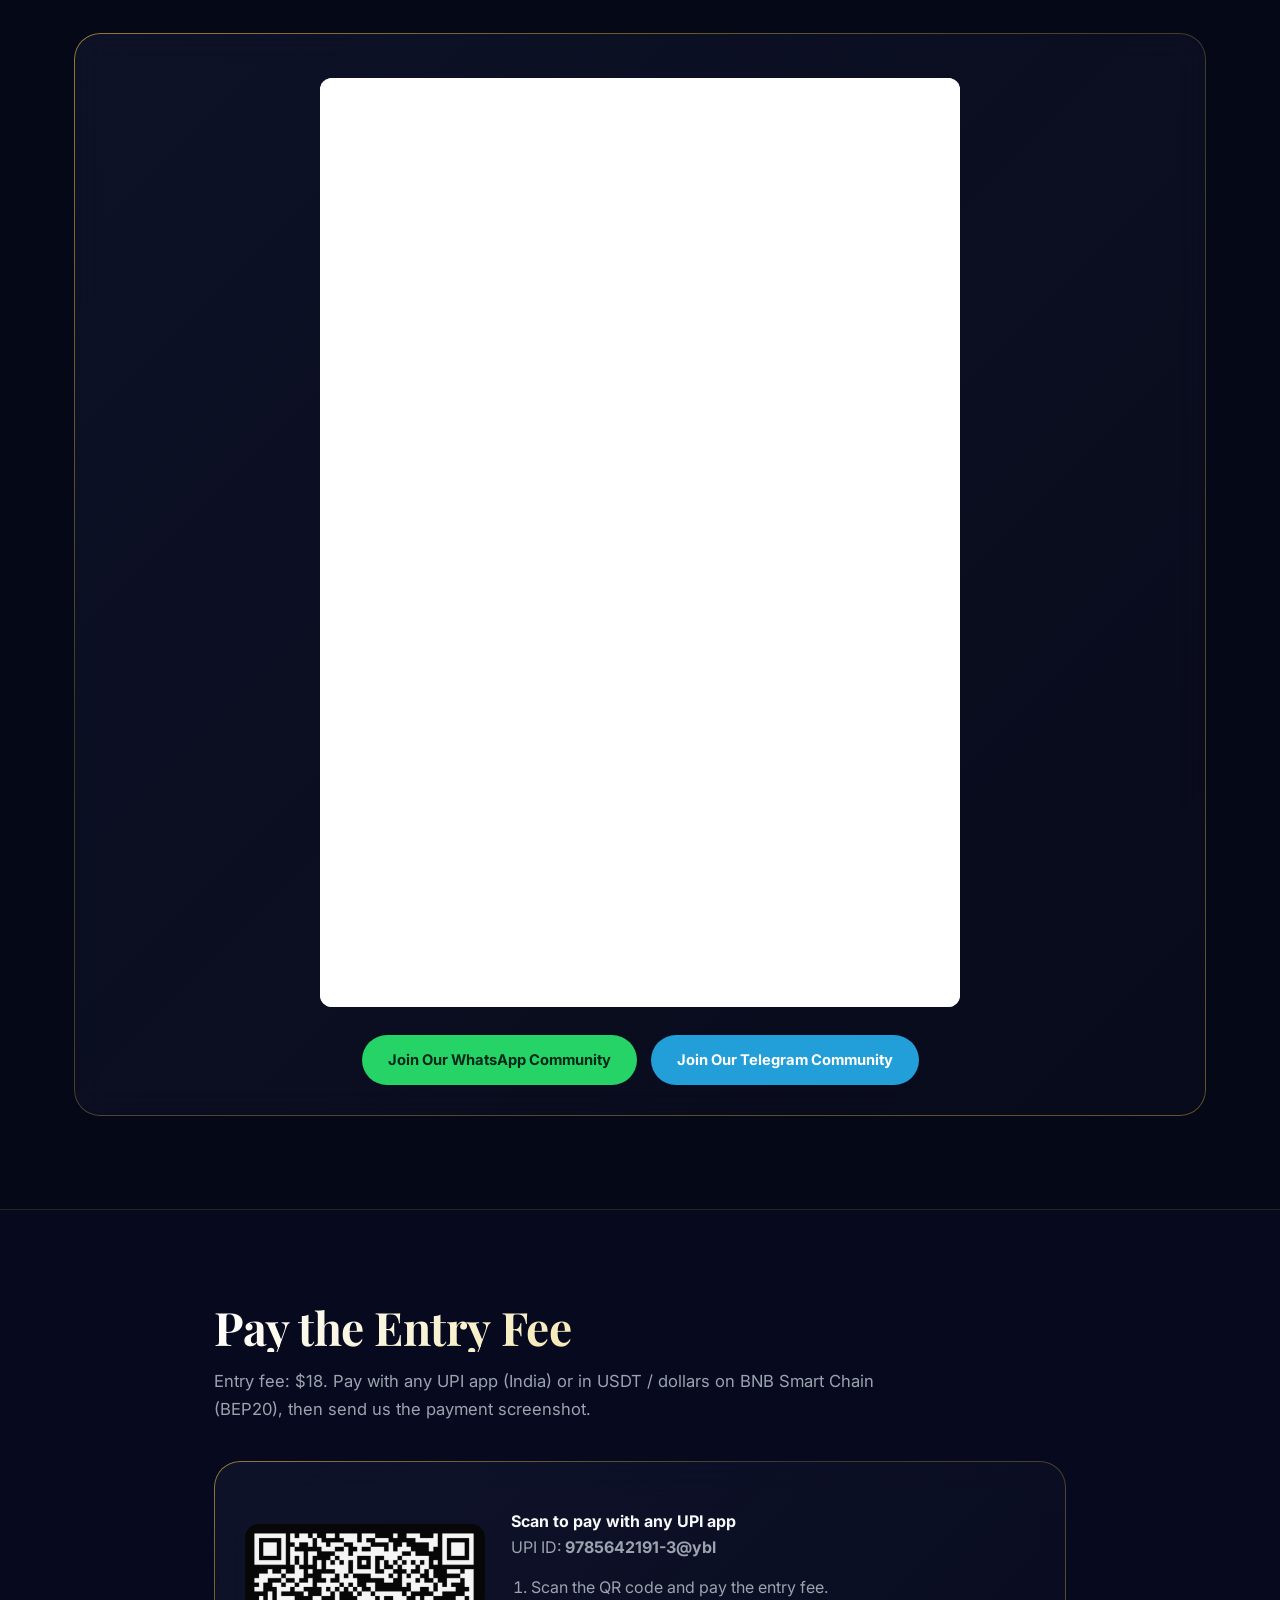
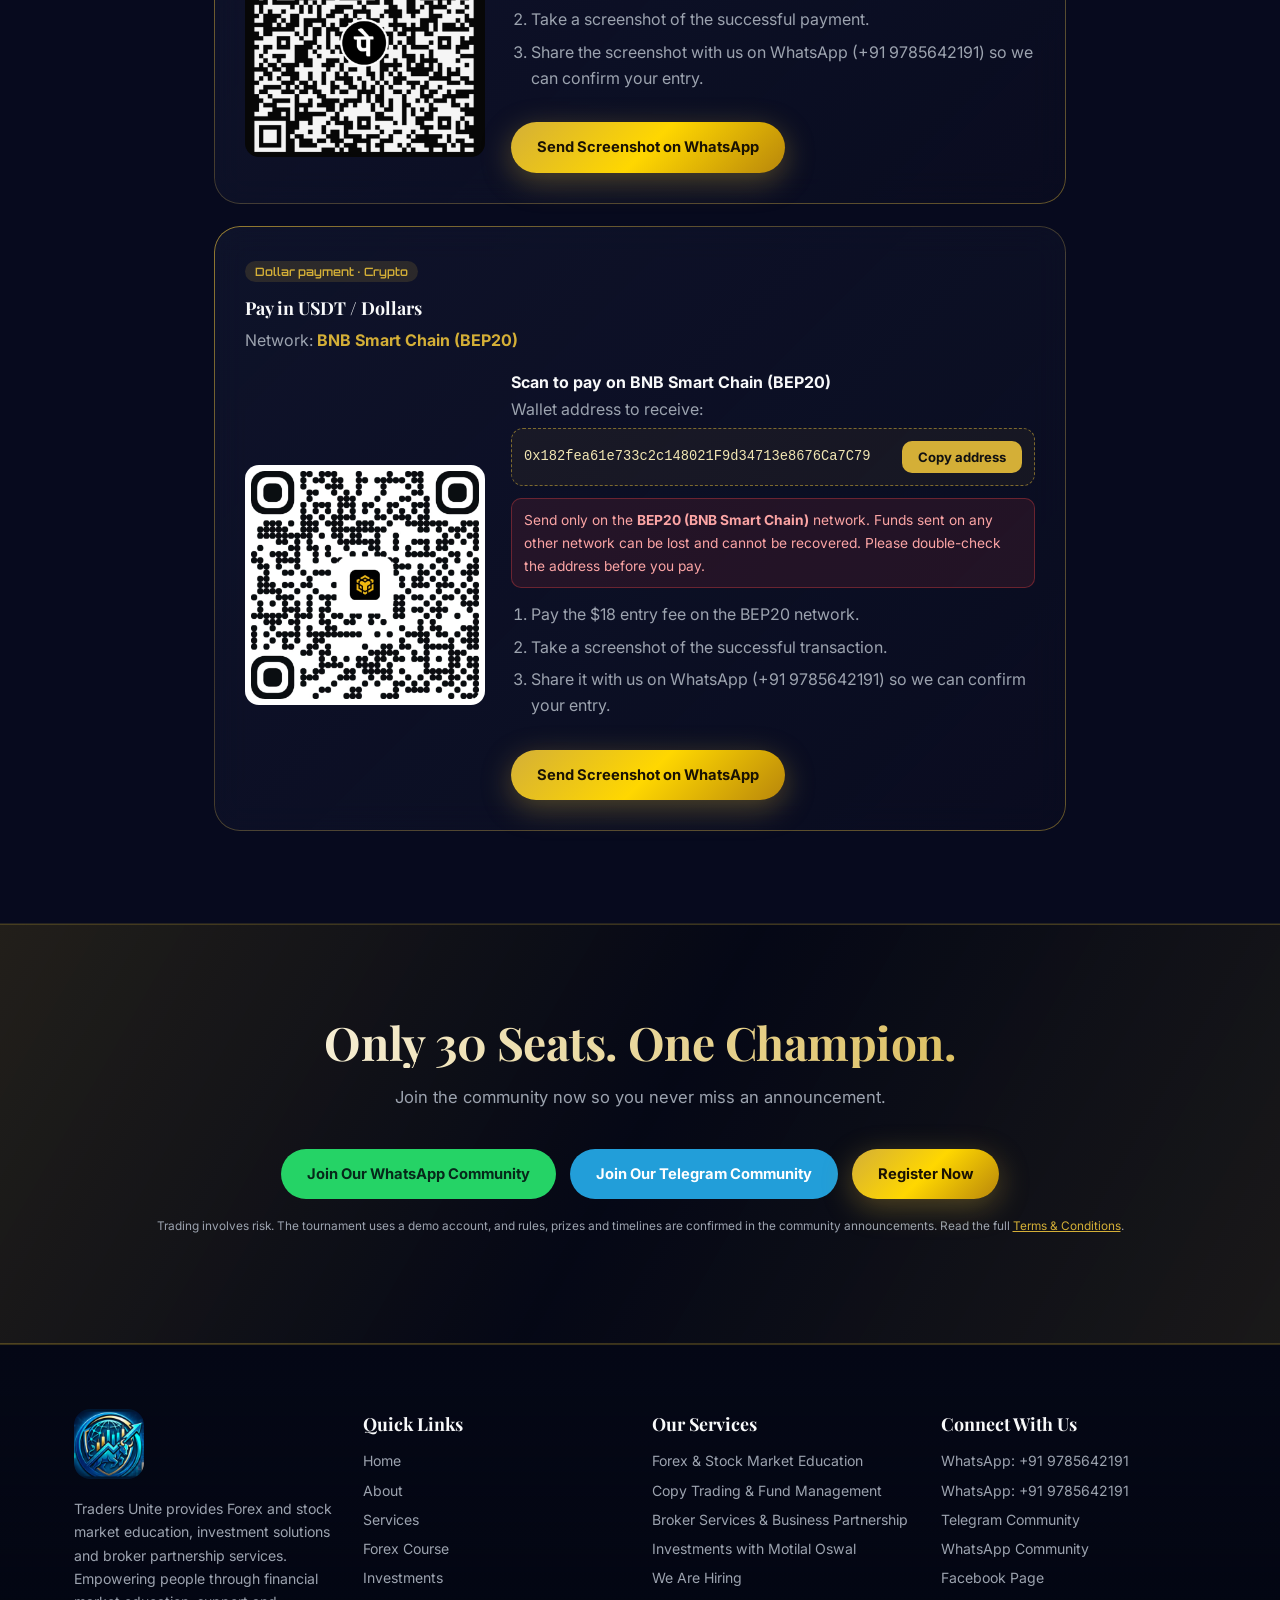
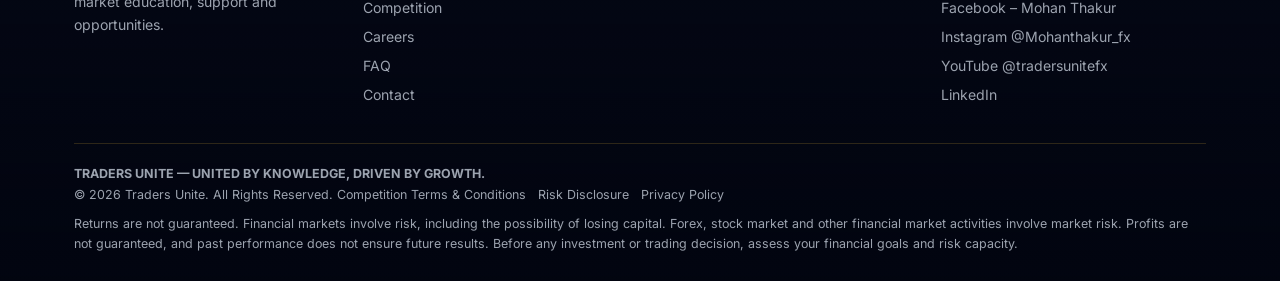
<file: competition.html>
<!doctype html><html lang="en"><head><meta charset="utf-8"><meta name="viewport" content="width=device-width,initial-scale=1"><title>Trading Competition Tournament, Season 1 | Traders Unite</title><meta name="description" content="30 traders, 1 champion. Join the Traders Unite trading competition tournament with a $1000 demo account and real prizes."><meta name="theme-color" content="#050816"><meta property="og:title" content="Trading Competition Tournament, Season 1 | Traders Unite"><meta property="og:description" content="30 traders, 1 champion. Join the Traders Unite trading competition tournament with a $1000 demo account and real prizes."><meta property="og:image" content="assets/logo.png"><link rel="icon" href="assets/logo.png"><link href="https://fonts.googleapis.com/css2?family=Inter:wght@300;400;500;600;700;800&family=Orbitron:wght@500;700;800&family=Playfair+Display:wght@600;700;800&family=Noto+Sans+Devanagari:wght@400;600;700&family=Noto+Serif+Devanagari:wght@500;600;700&display=swap" rel="stylesheet"><link rel="stylesheet" href="style.css"></head><body data-p="competition"><script src="app.js" defer></script></body></html>
</file>
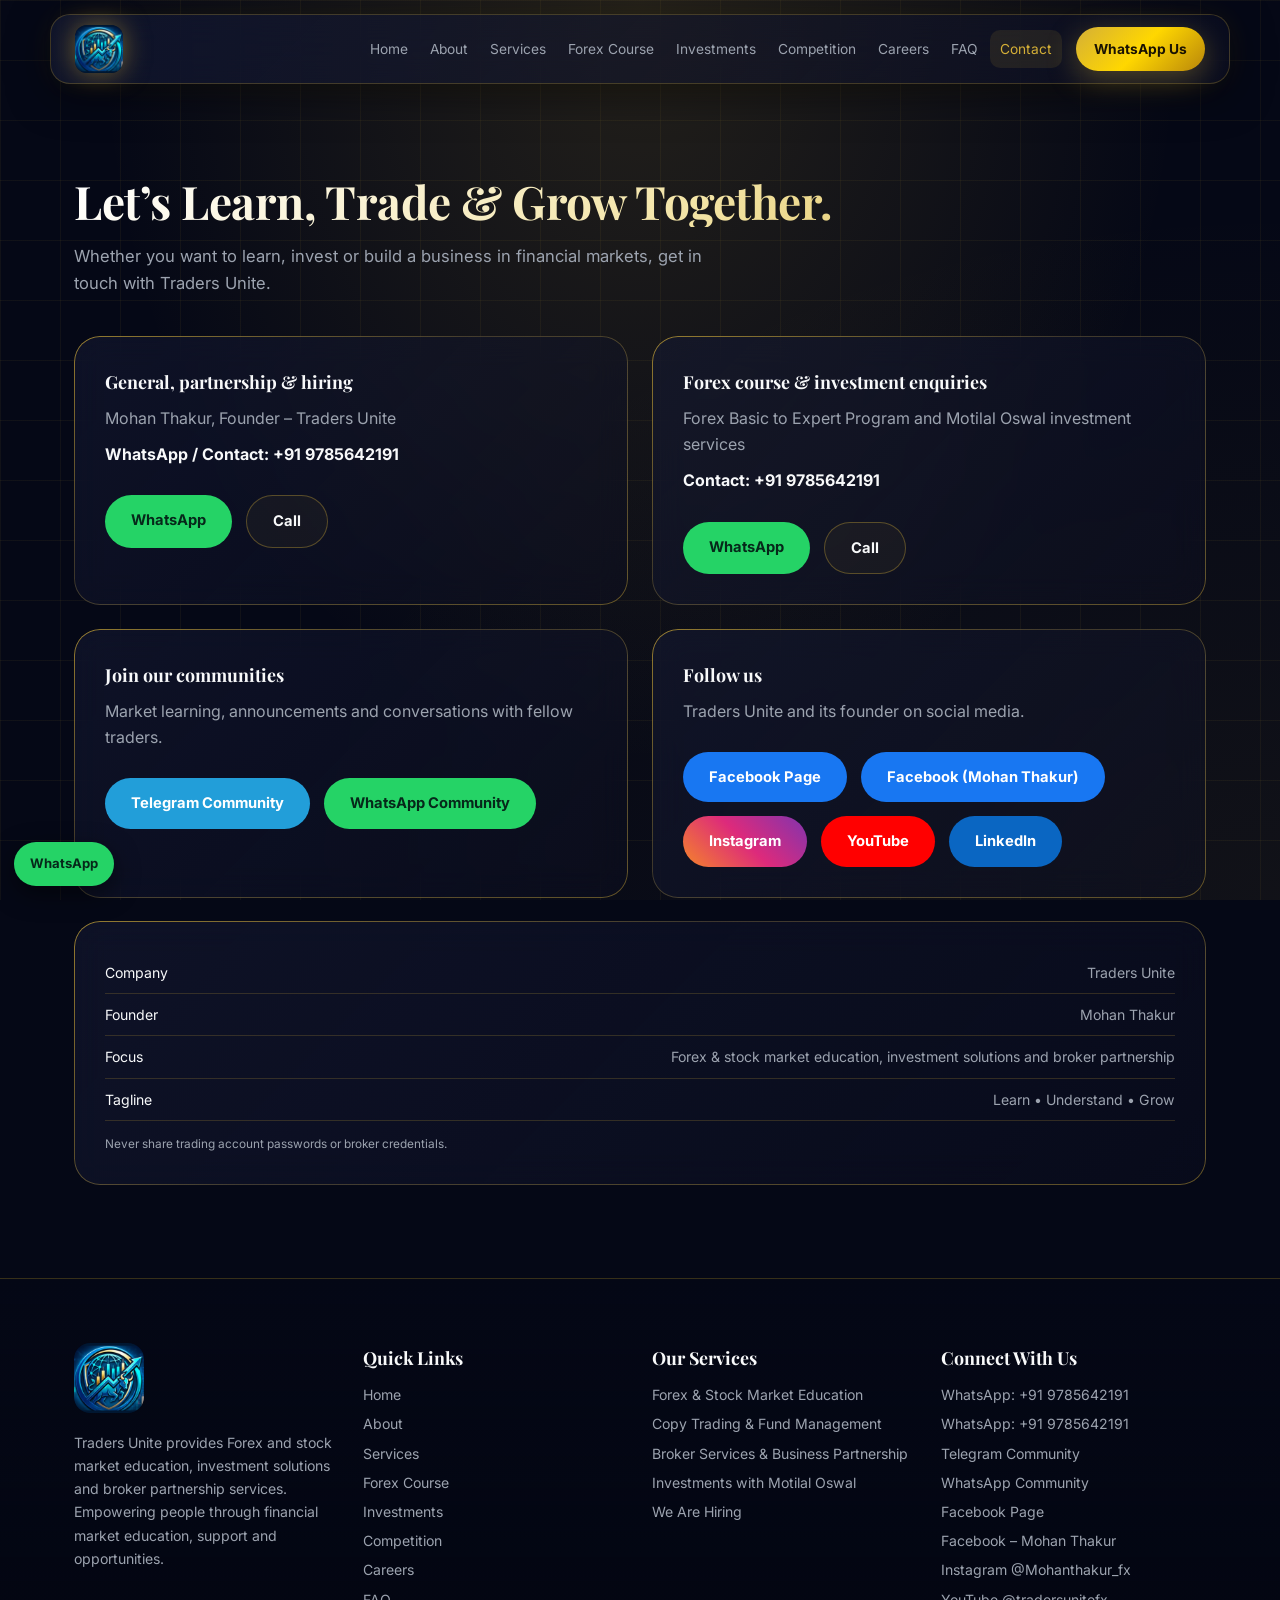
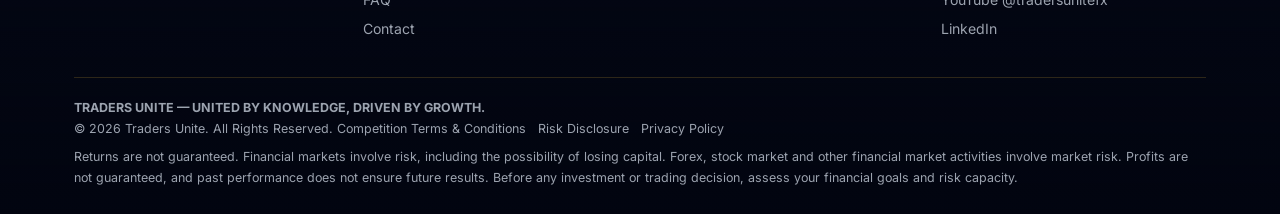
<file: contact.html>
<!doctype html><html lang="en"><head><meta charset="utf-8"><meta name="viewport" content="width=device-width,initial-scale=1"><title>Contact Us | Traders Unite</title><meta name="description" content="Contact Traders Unite on WhatsApp, Telegram or phone. Join our WhatsApp and Telegram communities and follow us on Facebook and LinkedIn."><meta name="theme-color" content="#050816"><meta property="og:title" content="Contact Us | Traders Unite"><meta property="og:description" content="Contact Traders Unite on WhatsApp, Telegram or phone. Join our WhatsApp and Telegram communities and follow us on Facebook and LinkedIn."><meta property="og:image" content="assets/logo.png"><link rel="icon" href="assets/logo.png"><link href="https://fonts.googleapis.com/css2?family=Inter:wght@300;400;500;600;700;800&family=Orbitron:wght@500;700;800&family=Playfair+Display:wght@600;700;800&family=Noto+Sans+Devanagari:wght@400;600;700&family=Noto+Serif+Devanagari:wght@500;600;700&display=swap" rel="stylesheet"><link rel="stylesheet" href="style.css"></head><body data-p="contact"><script src="app.js" defer></script></body></html>
</file>
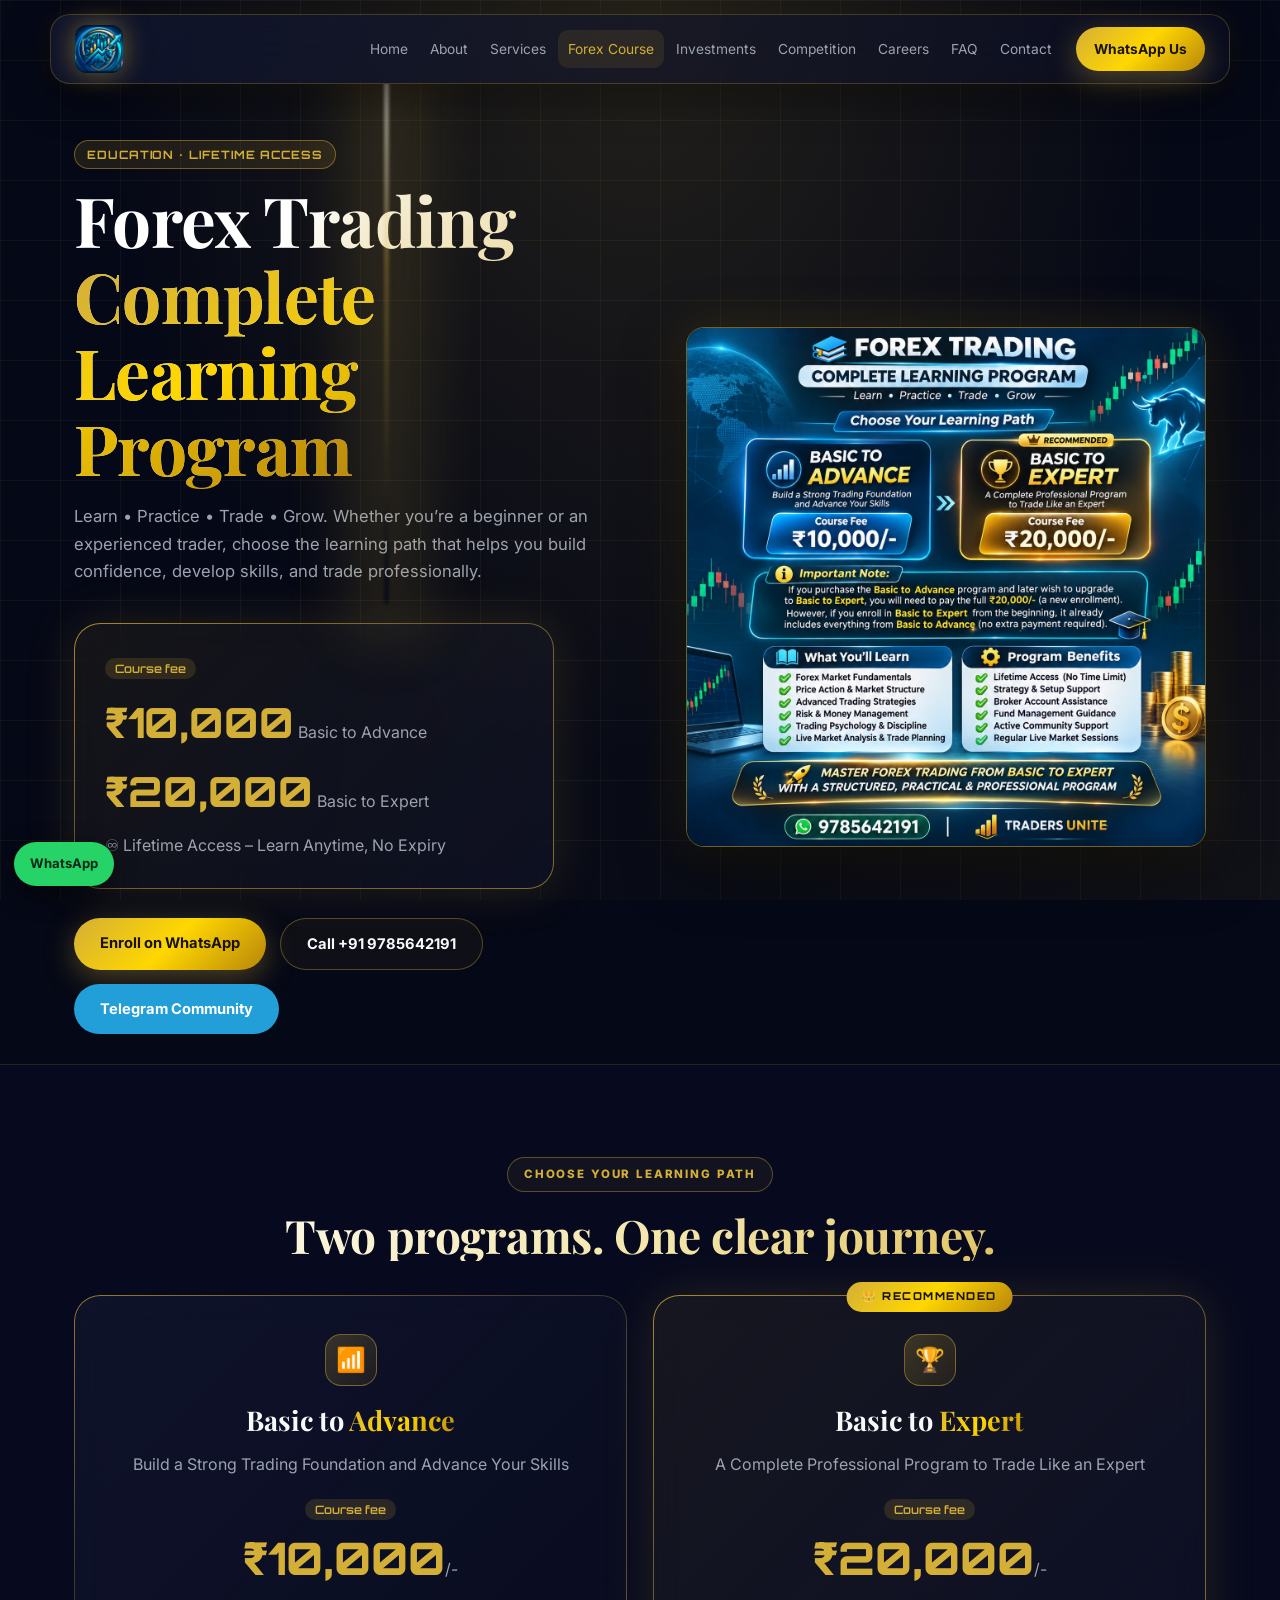
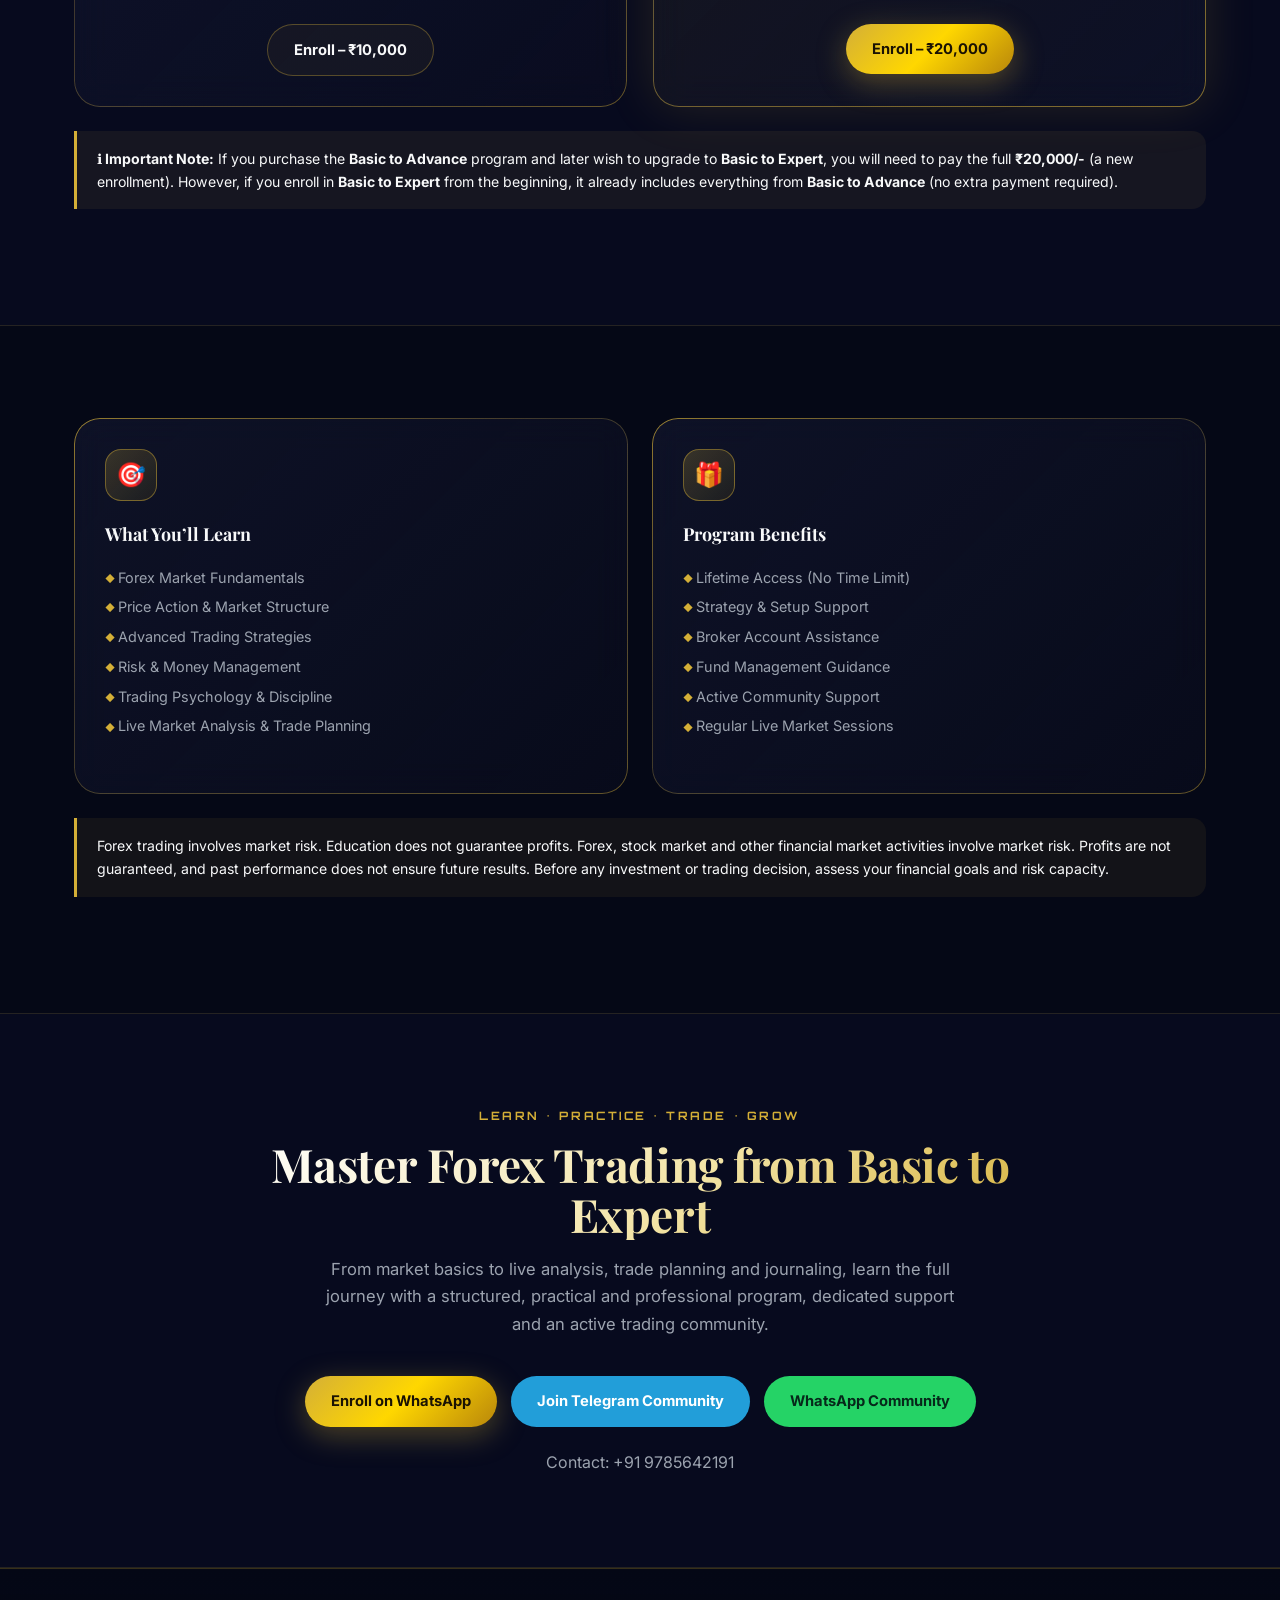
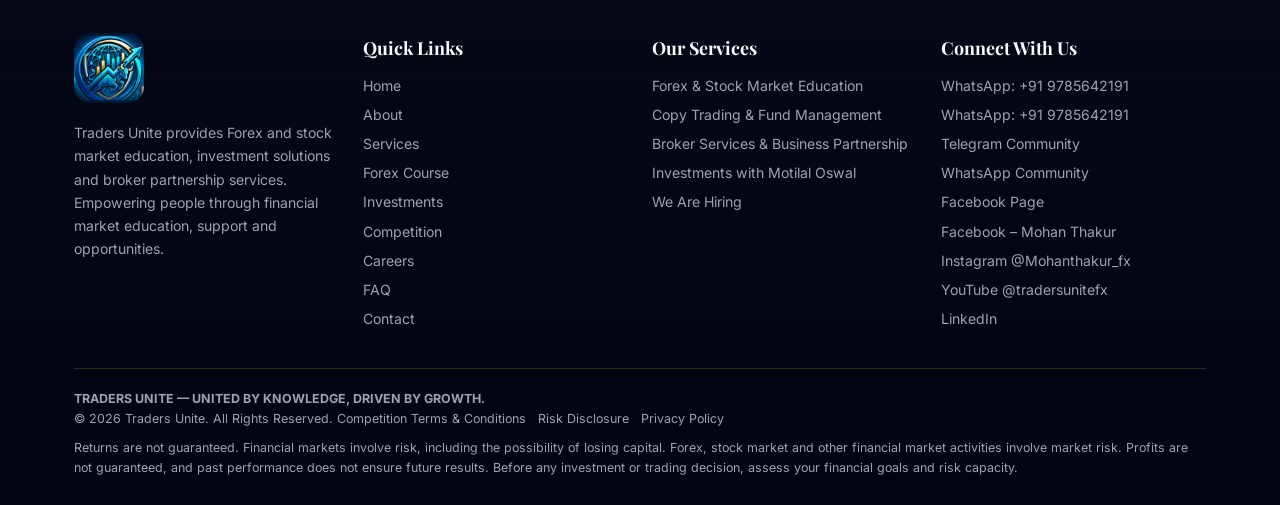
<file: course.html>
<!doctype html><html lang="en"><head><meta charset="utf-8"><meta name="viewport" content="width=device-width,initial-scale=1"><title>Forex Trading Complete Learning Program, ₹10,000 &amp; ₹20,000 Lifetime Access | Traders Unite</title><meta name="description" content="Learn Forex from basics to advanced: price action, market structure, smart money concepts, risk management and live analysis. Basic to Advance ₹10,000 and Basic to Expert ₹20,000, both with lifetime access."><meta name="theme-color" content="#050816"><meta property="og:title" content="Forex Trading Complete Learning Program, ₹10,000 &amp; ₹20,000 Lifetime Access | Traders Unite"><meta property="og:description" content="Learn Forex from basics to advanced: price action, market structure, smart money concepts, risk management and live analysis. Basic to Advance ₹10,000 and Basic to Expert ₹20,000, both with lifetime access."><meta property="og:image" content="assets/logo.png"><link rel="icon" href="assets/logo.png"><link href="https://fonts.googleapis.com/css2?family=Inter:wght@300;400;500;600;700;800&family=Orbitron:wght@500;700;800&family=Playfair+Display:wght@600;700;800&family=Noto+Sans+Devanagari:wght@400;600;700&family=Noto+Serif+Devanagari:wght@500;600;700&display=swap" rel="stylesheet"><link rel="stylesheet" href="style.css"></head><body data-p="course"><script src="app.js" defer></script></body></html>
</file>
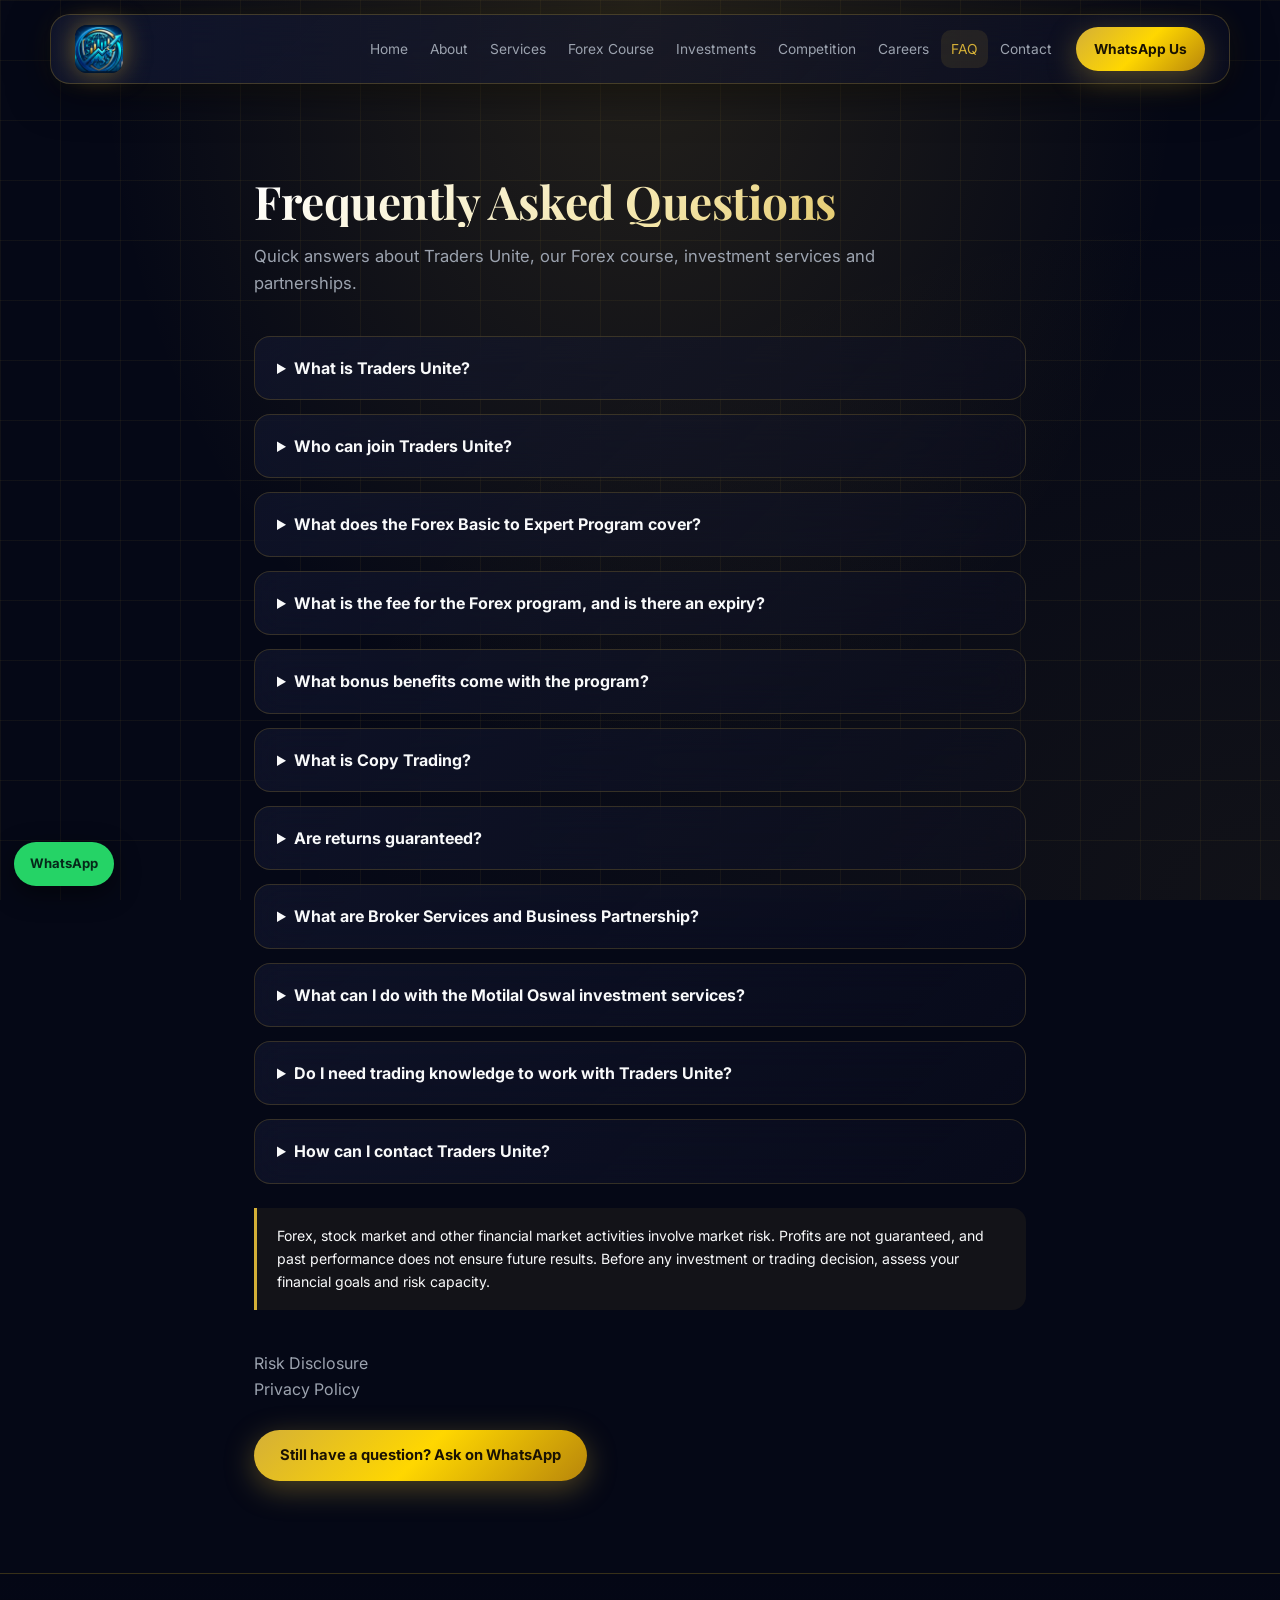
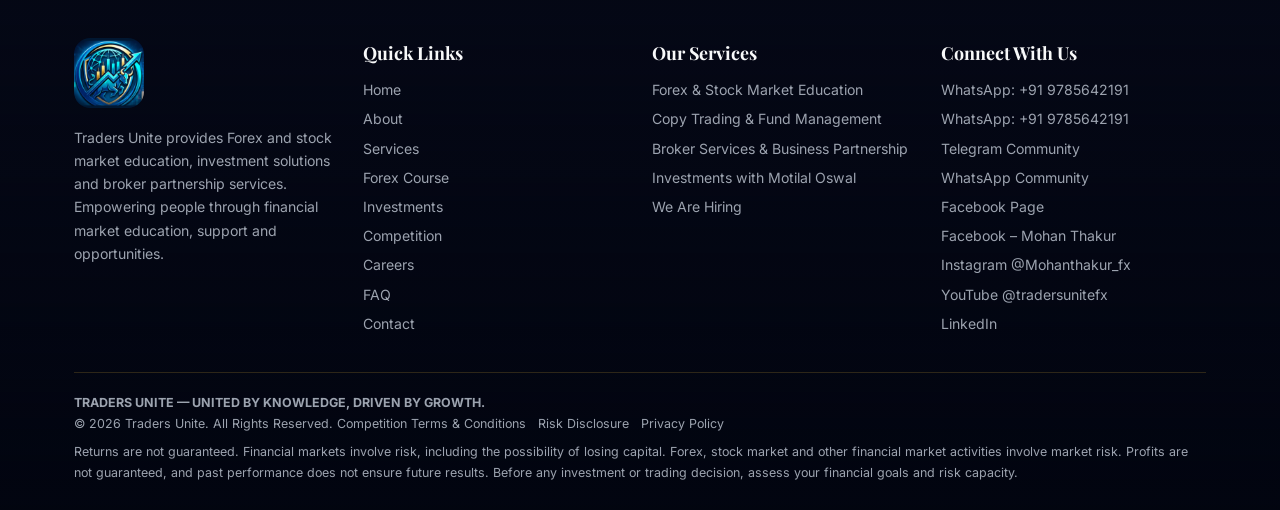
<file: faq.html>
<!doctype html><html lang="en"><head><meta charset="utf-8"><meta name="viewport" content="width=device-width,initial-scale=1"><title>FAQ | Traders Unite</title><meta name="description" content="Answers about Traders Unite, the Forex Basic to Expert Program, copy trading, fund management, broker partnership and investments."><meta name="theme-color" content="#050816"><meta property="og:title" content="FAQ | Traders Unite"><meta property="og:description" content="Answers about Traders Unite, the Forex Basic to Expert Program, copy trading, fund management, broker partnership and investments."><meta property="og:image" content="assets/logo.png"><link rel="icon" href="assets/logo.png"><link href="https://fonts.googleapis.com/css2?family=Inter:wght@300;400;500;600;700;800&family=Orbitron:wght@500;700;800&family=Playfair+Display:wght@600;700;800&family=Noto+Sans+Devanagari:wght@400;600;700&family=Noto+Serif+Devanagari:wght@500;600;700&display=swap" rel="stylesheet"><link rel="stylesheet" href="style.css"></head><body data-p="faq"><script src="app.js" defer></script></body></html>
</file>
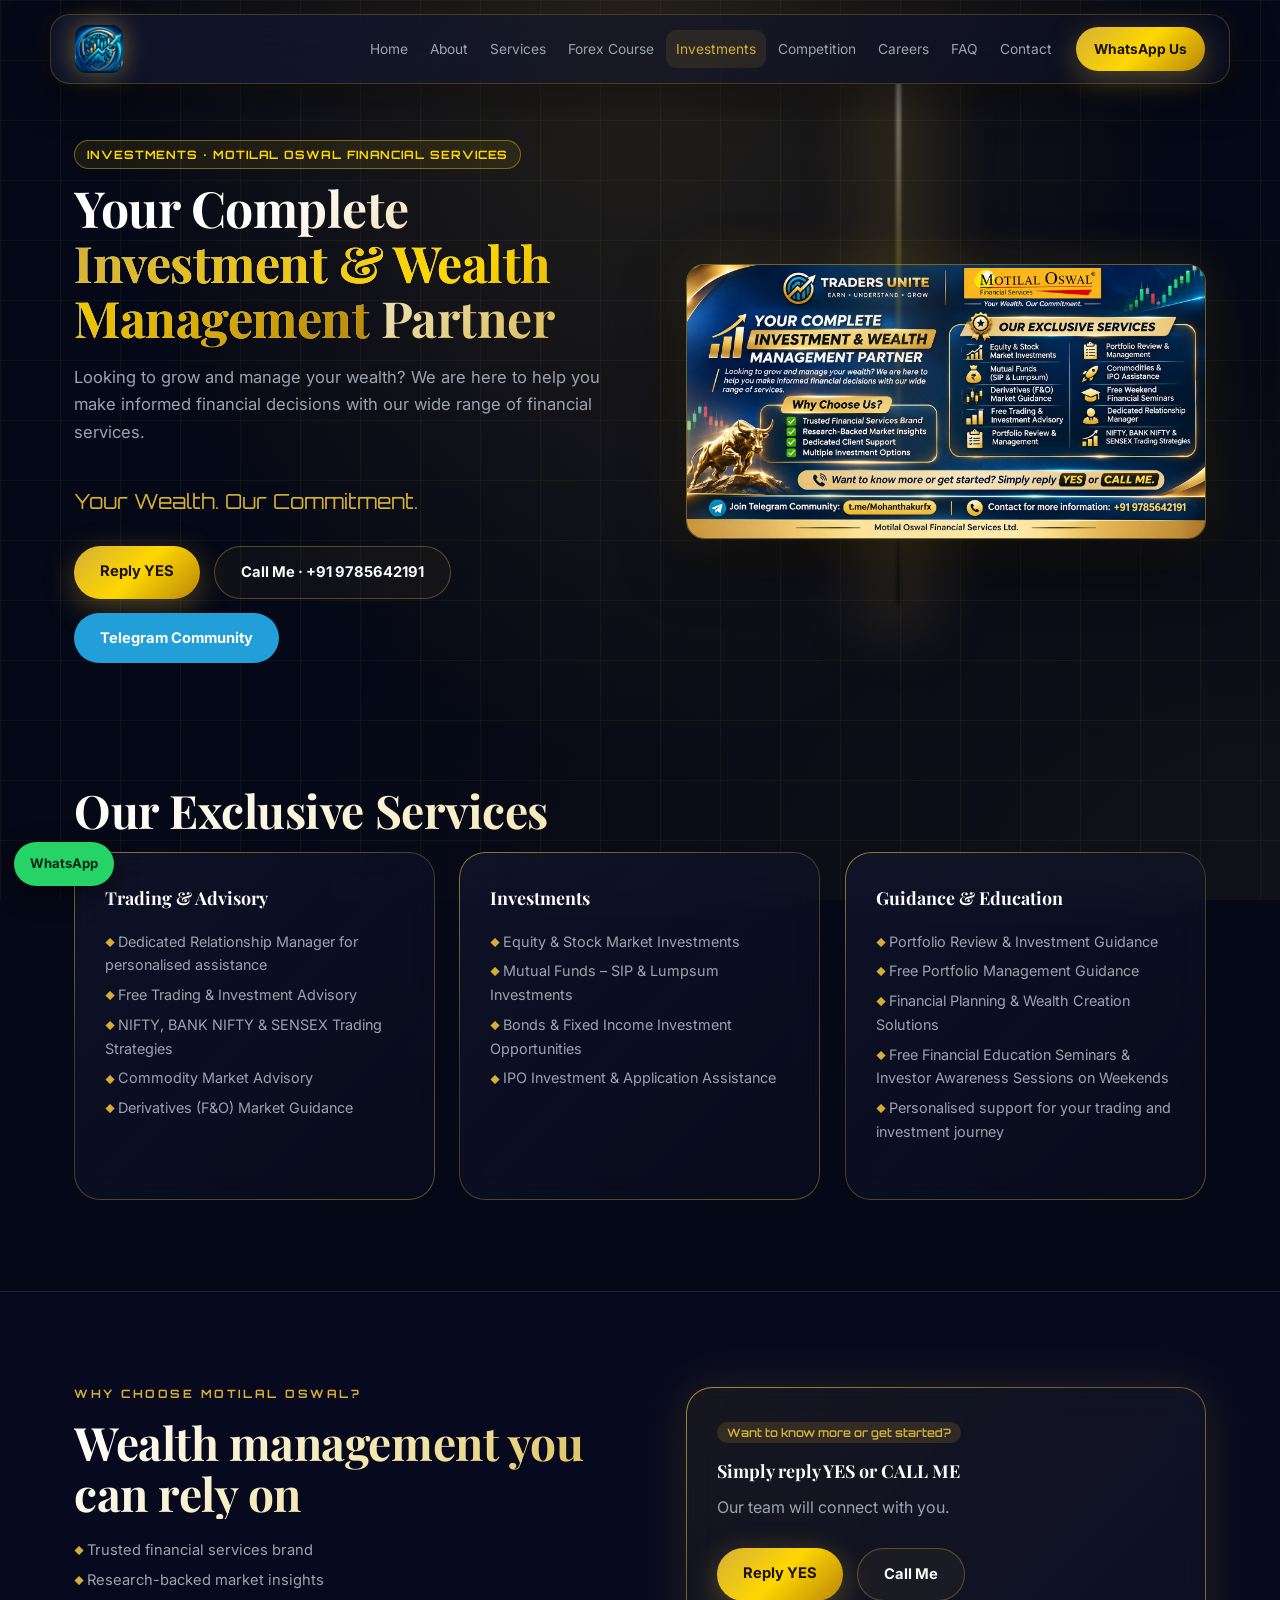
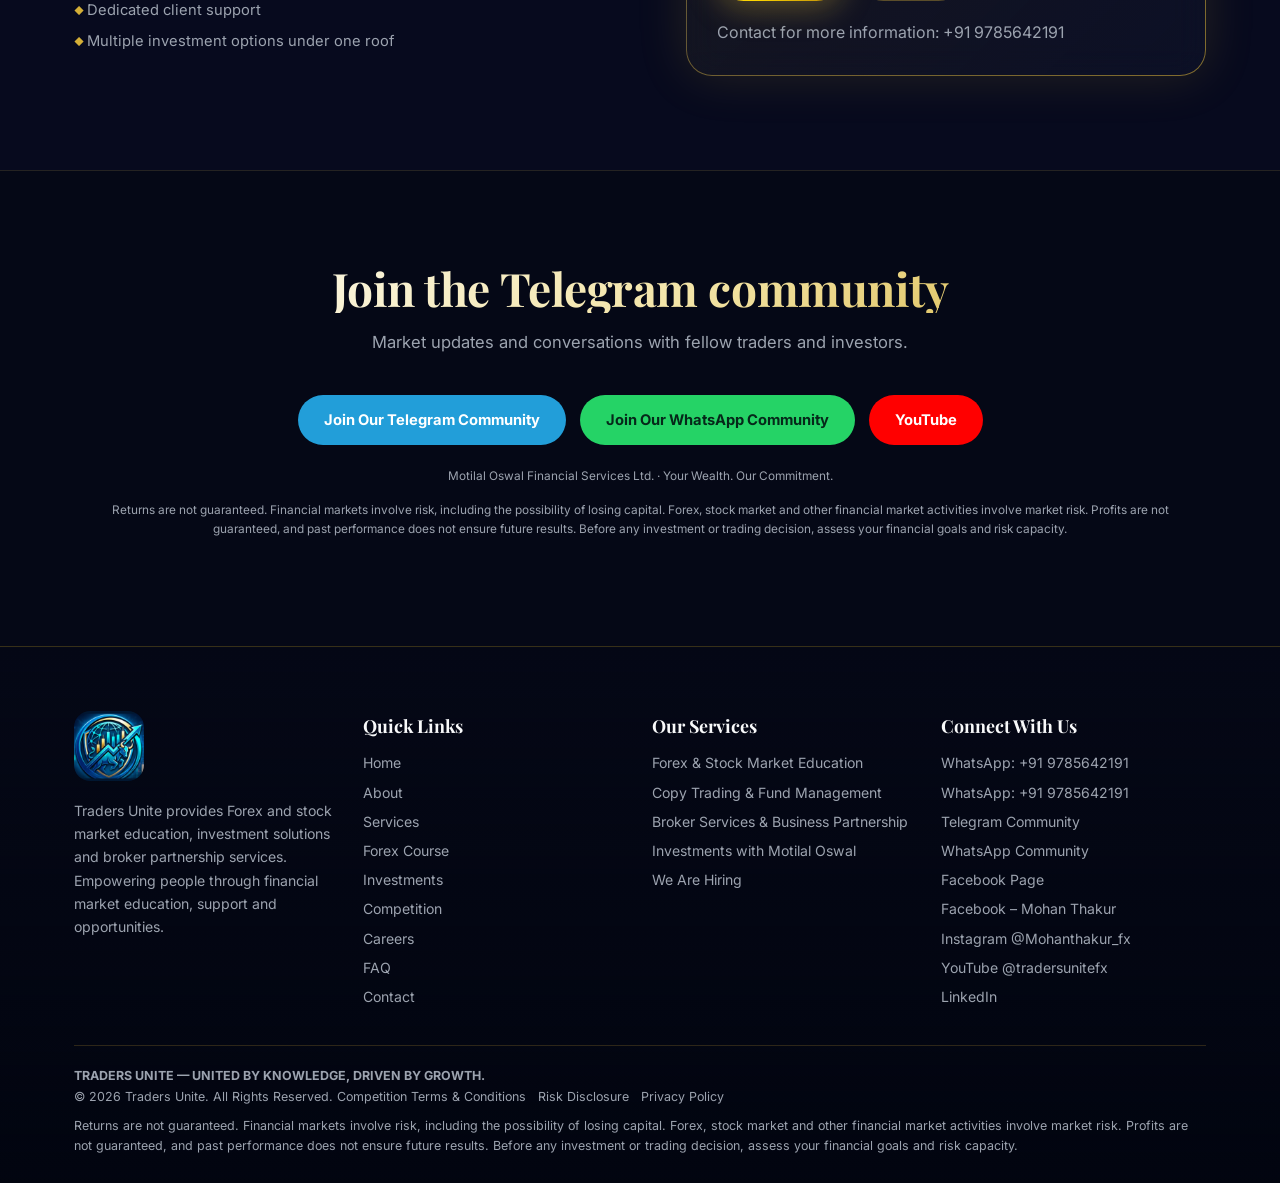
<file: investments.html>
<!doctype html><html lang="en"><head><meta charset="utf-8"><meta name="viewport" content="width=device-width,initial-scale=1"><title>Investment &amp; Wealth Management with Motilal Oswal | Traders Unite</title><meta name="description" content="Equity, mutual funds (SIP and lumpsum), bonds, IPO assistance, F&amp;O guidance, portfolio review and free weekend seminars with Motilal Oswal Financial Services."><meta name="theme-color" content="#050816"><meta property="og:title" content="Investment &amp; Wealth Management with Motilal Oswal | Traders Unite"><meta property="og:description" content="Equity, mutual funds (SIP and lumpsum), bonds, IPO assistance, F&amp;O guidance, portfolio review and free weekend seminars with Motilal Oswal Financial Services."><meta property="og:image" content="assets/logo.png"><link rel="icon" href="assets/logo.png"><link href="https://fonts.googleapis.com/css2?family=Inter:wght@300;400;500;600;700;800&family=Orbitron:wght@500;700;800&family=Playfair+Display:wght@600;700;800&family=Noto+Sans+Devanagari:wght@400;600;700&family=Noto+Serif+Devanagari:wght@500;600;700&display=swap" rel="stylesheet"><link rel="stylesheet" href="style.css"></head><body data-p="investments"><script src="app.js" defer></script></body></html>
</file>
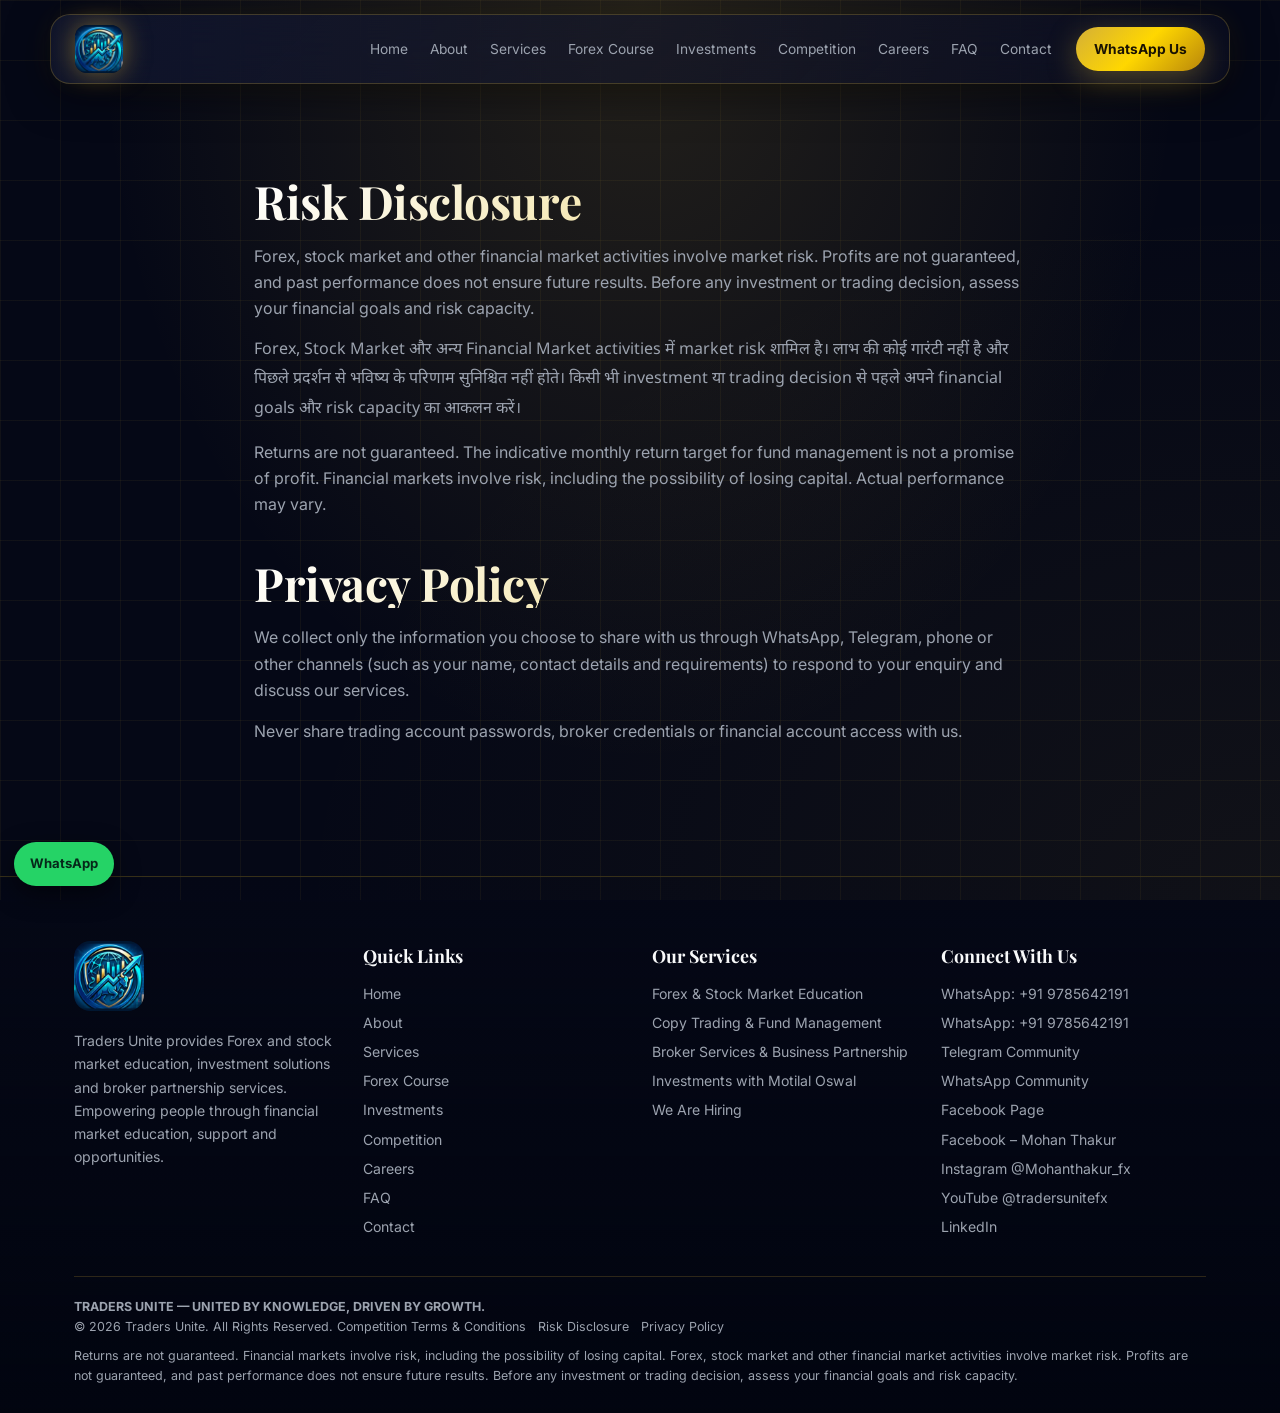
<file: legal.html>
<!doctype html><html lang="en"><head><meta charset="utf-8"><meta name="viewport" content="width=device-width,initial-scale=1"><title>Risk Disclosure &amp; Privacy Policy | Traders Unite</title><meta name="description" content="Risk disclosure and privacy policy for Traders Unite."><meta name="theme-color" content="#050816"><meta property="og:title" content="Risk Disclosure &amp; Privacy Policy | Traders Unite"><meta property="og:description" content="Risk disclosure and privacy policy for Traders Unite."><meta property="og:image" content="assets/logo.png"><link rel="icon" href="assets/logo.png"><link href="https://fonts.googleapis.com/css2?family=Inter:wght@300;400;500;600;700;800&family=Orbitron:wght@500;700;800&family=Playfair+Display:wght@600;700;800&family=Noto+Sans+Devanagari:wght@400;600;700&family=Noto+Serif+Devanagari:wght@500;600;700&display=swap" rel="stylesheet"><link rel="stylesheet" href="style.css"></head><body data-p="legal"><script src="app.js" defer></script></body></html>
</file>
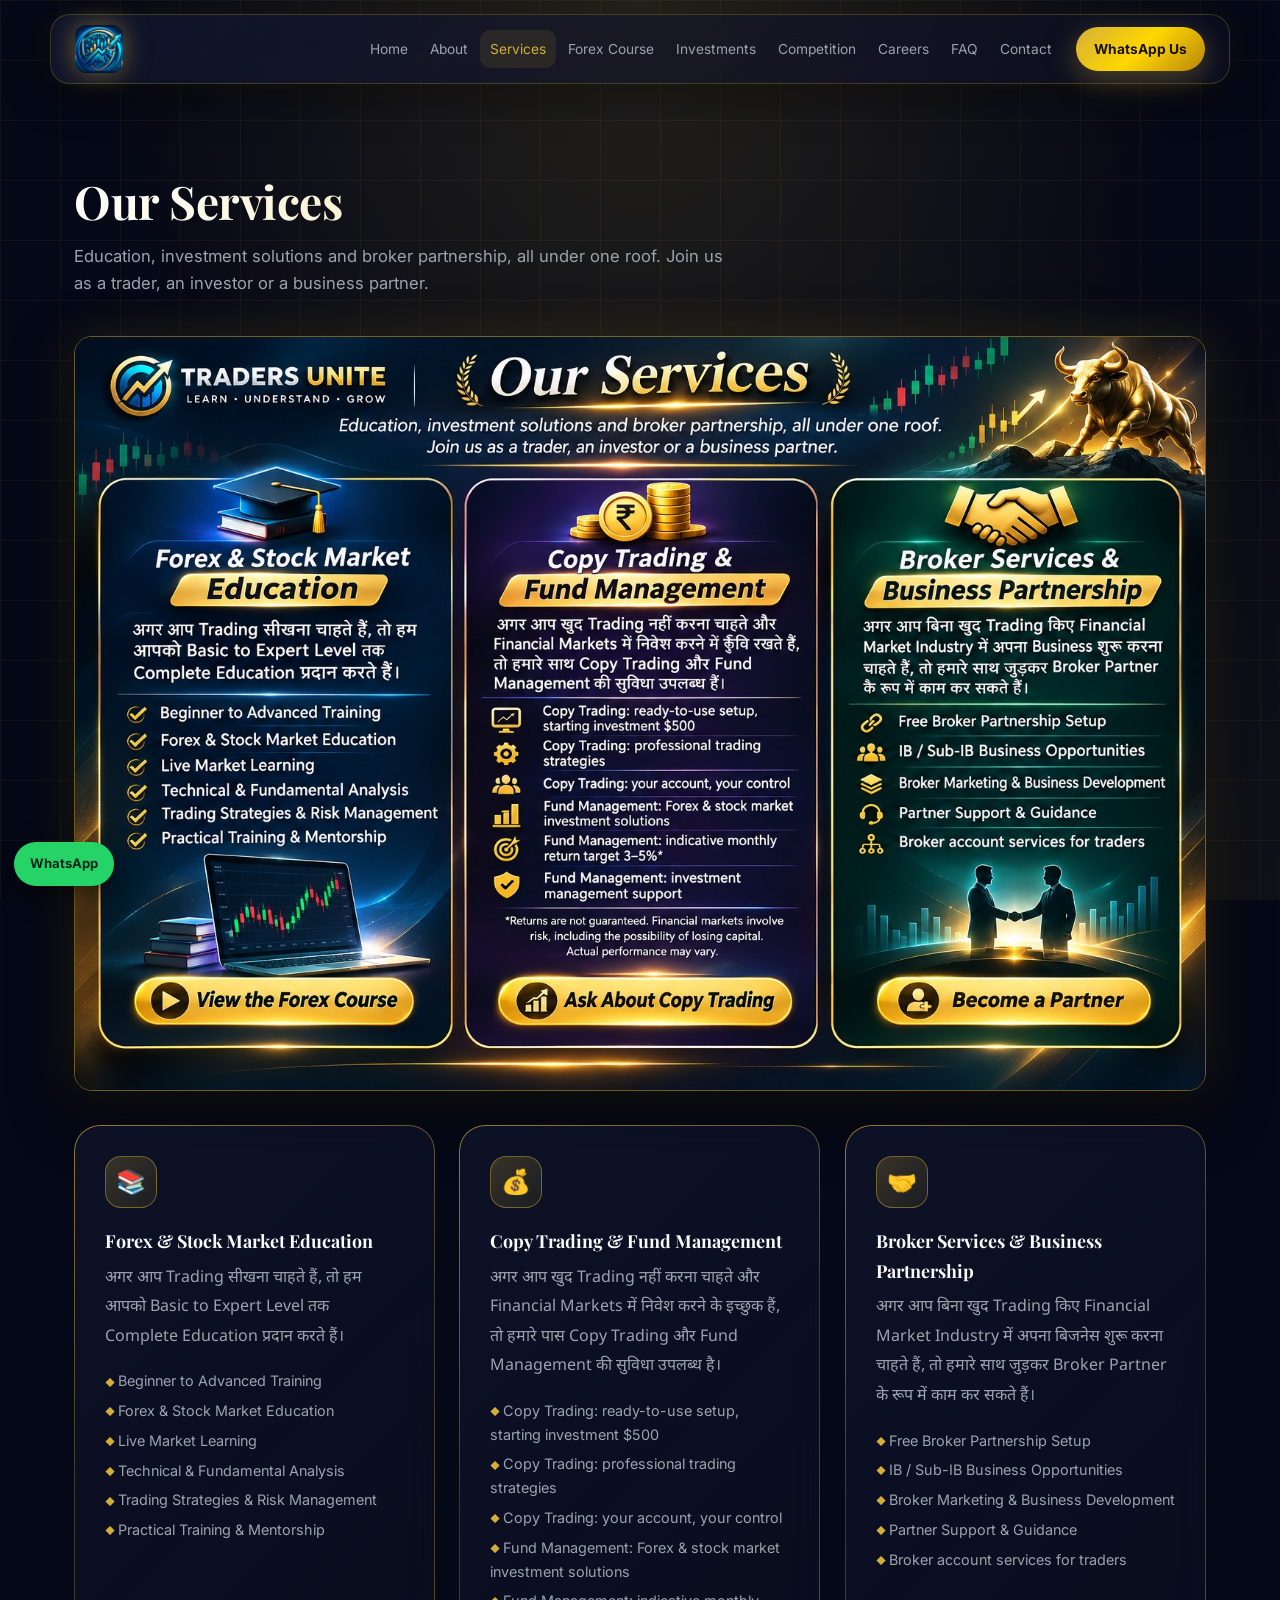
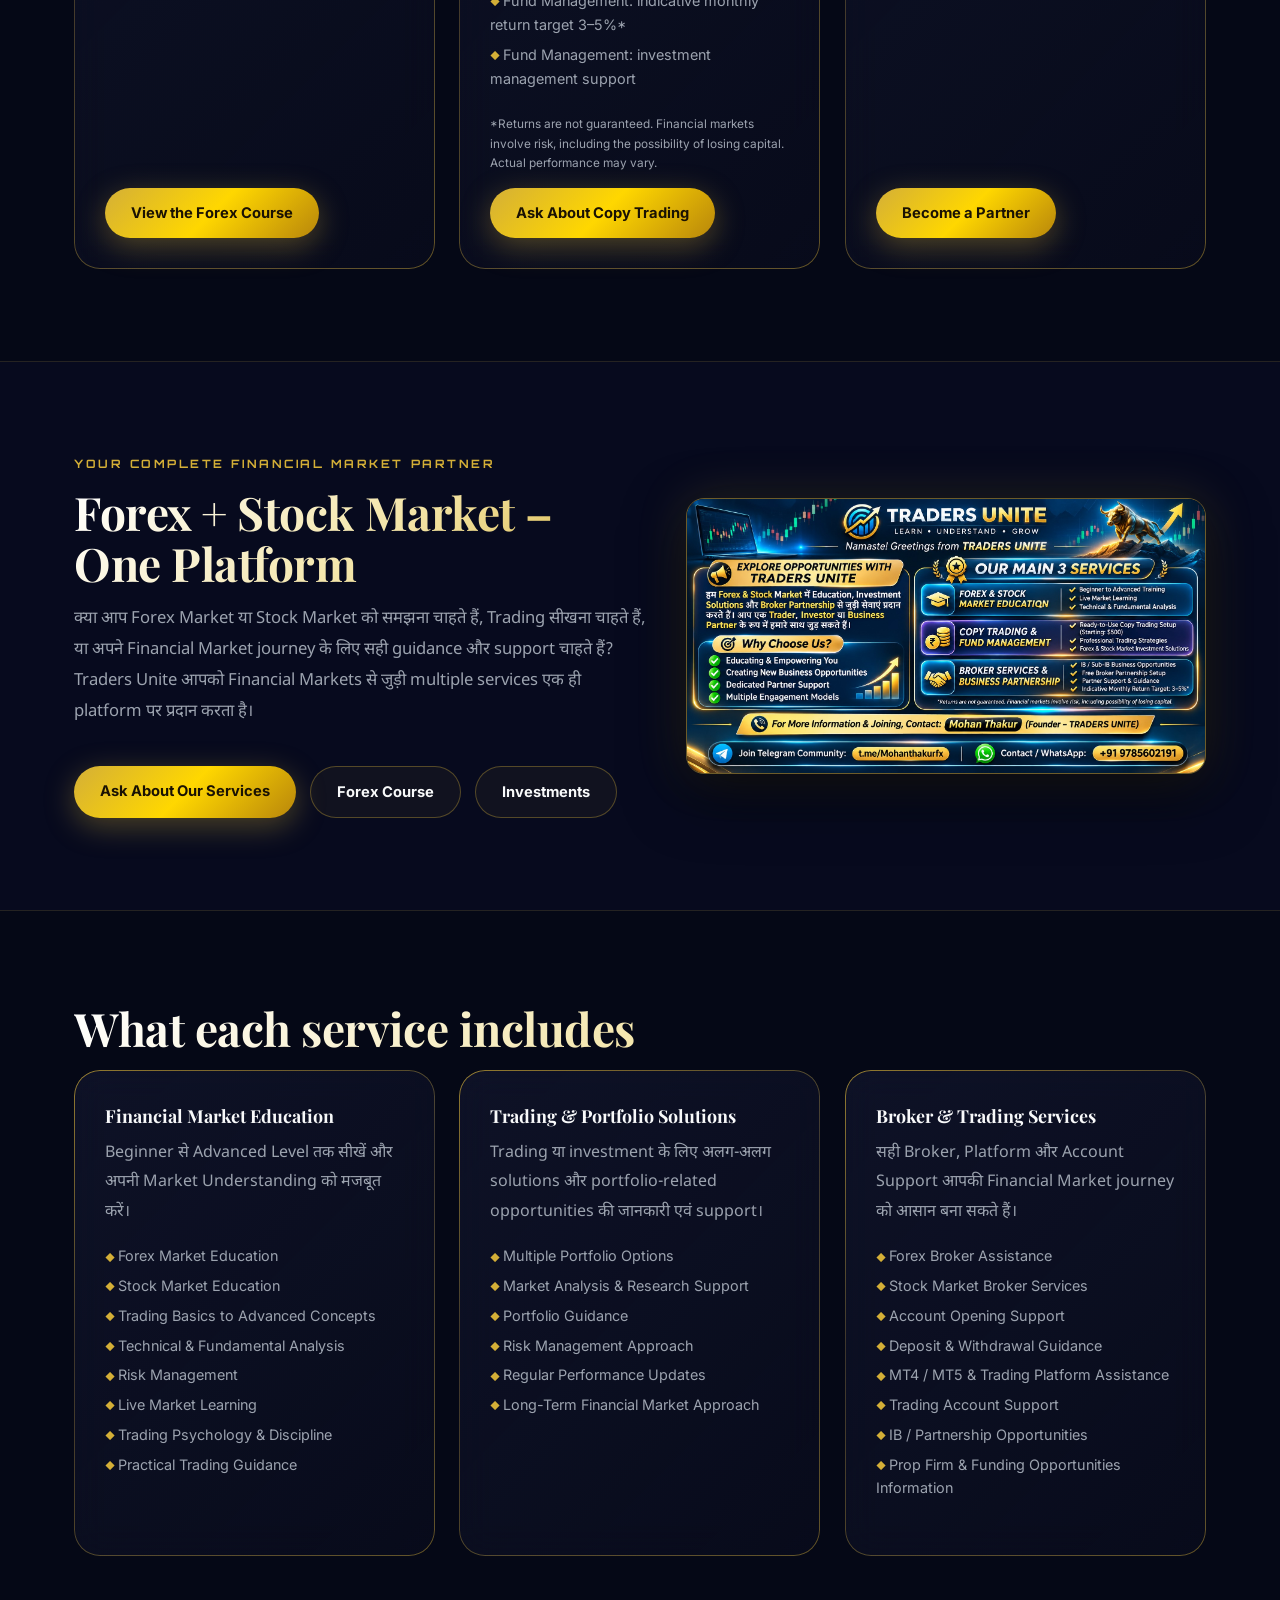
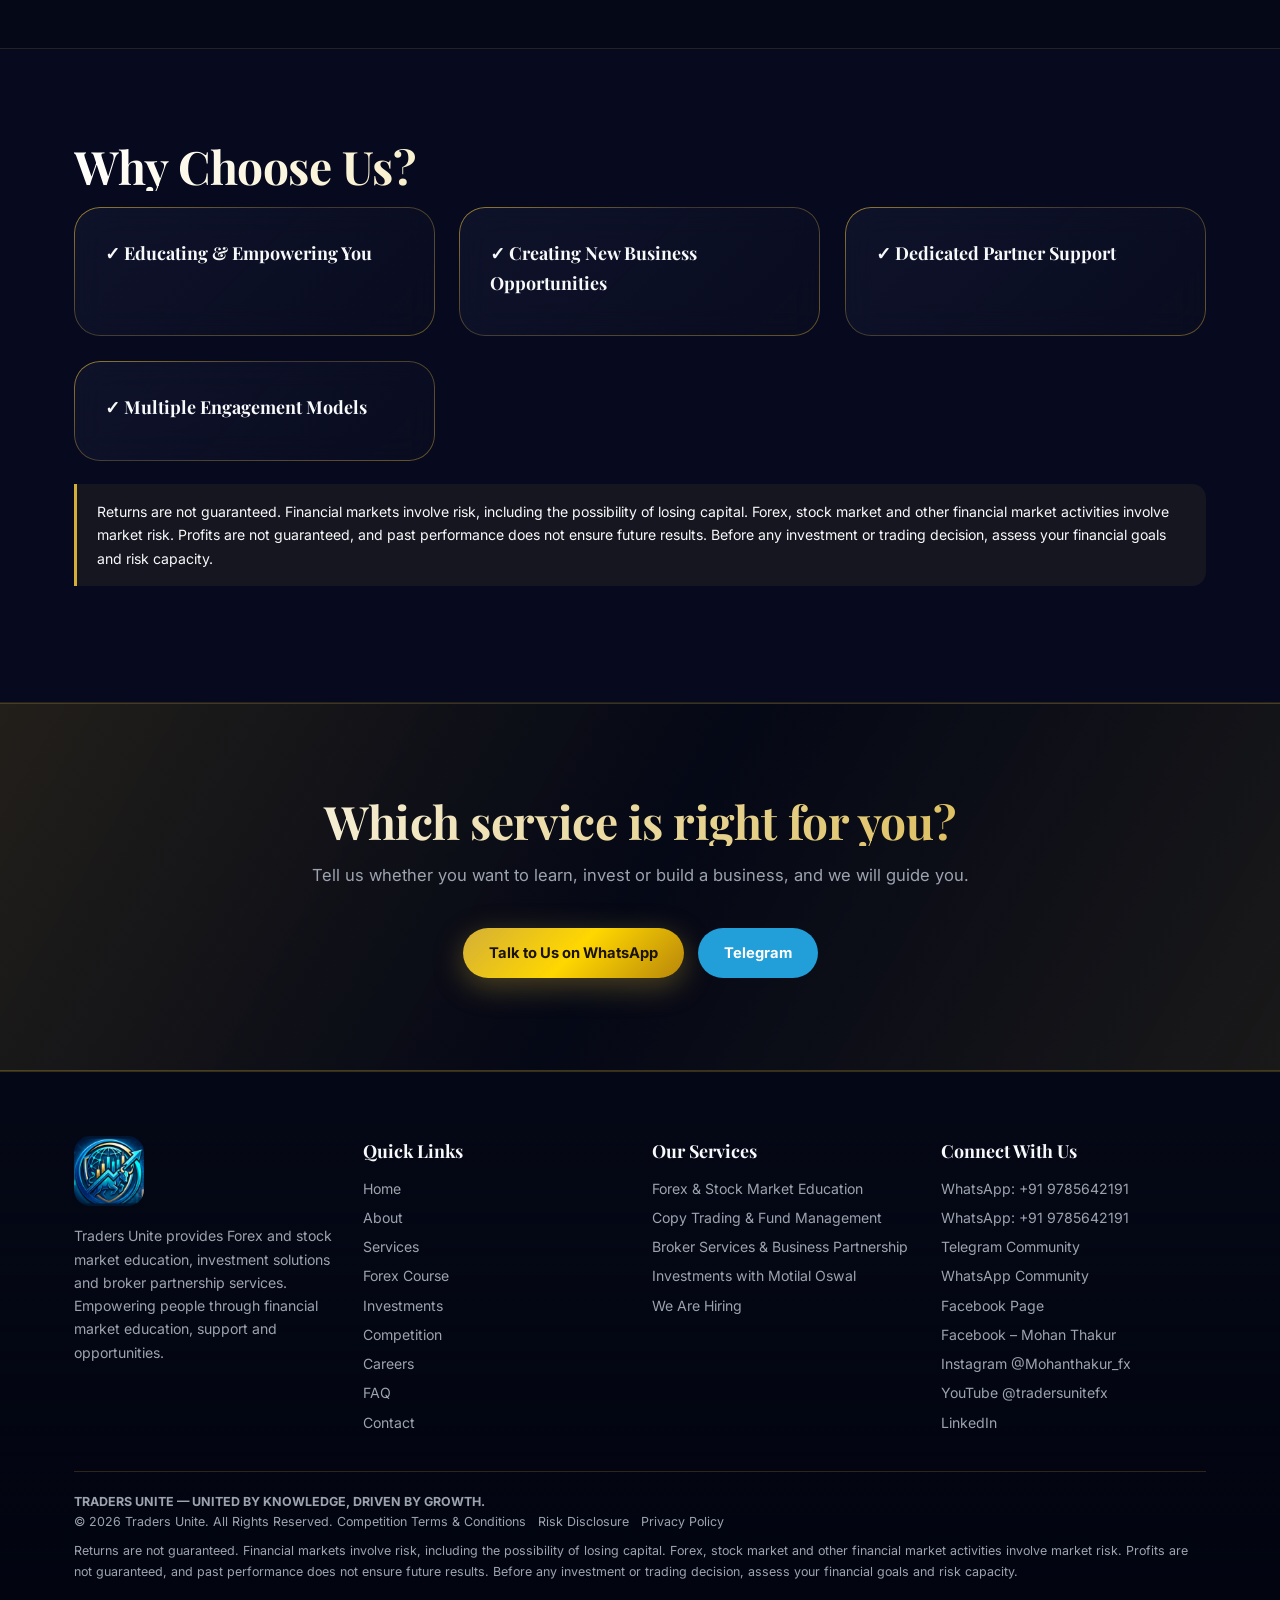
<file: services.html>
<!doctype html><html lang="en"><head><meta charset="utf-8"><meta name="viewport" content="width=device-width,initial-scale=1"><title>Our Services | Traders Unite</title><meta name="description" content="Forex and stock market education, copy trading and fund management, broker services and business partnership, all under one roof at Traders Unite."><meta name="theme-color" content="#050816"><meta property="og:title" content="Our Services | Traders Unite"><meta property="og:description" content="Forex and stock market education, copy trading and fund management, broker services and business partnership, all under one roof at Traders Unite."><meta property="og:image" content="assets/logo.png"><link rel="icon" href="assets/logo.png"><link href="https://fonts.googleapis.com/css2?family=Inter:wght@300;400;500;600;700;800&family=Orbitron:wght@500;700;800&family=Playfair+Display:wght@600;700;800&family=Noto+Sans+Devanagari:wght@400;600;700&family=Noto+Serif+Devanagari:wght@500;600;700&display=swap" rel="stylesheet"><link rel="stylesheet" href="style.css"></head><body data-p="services"><script src="app.js" defer></script></body></html>
</file>
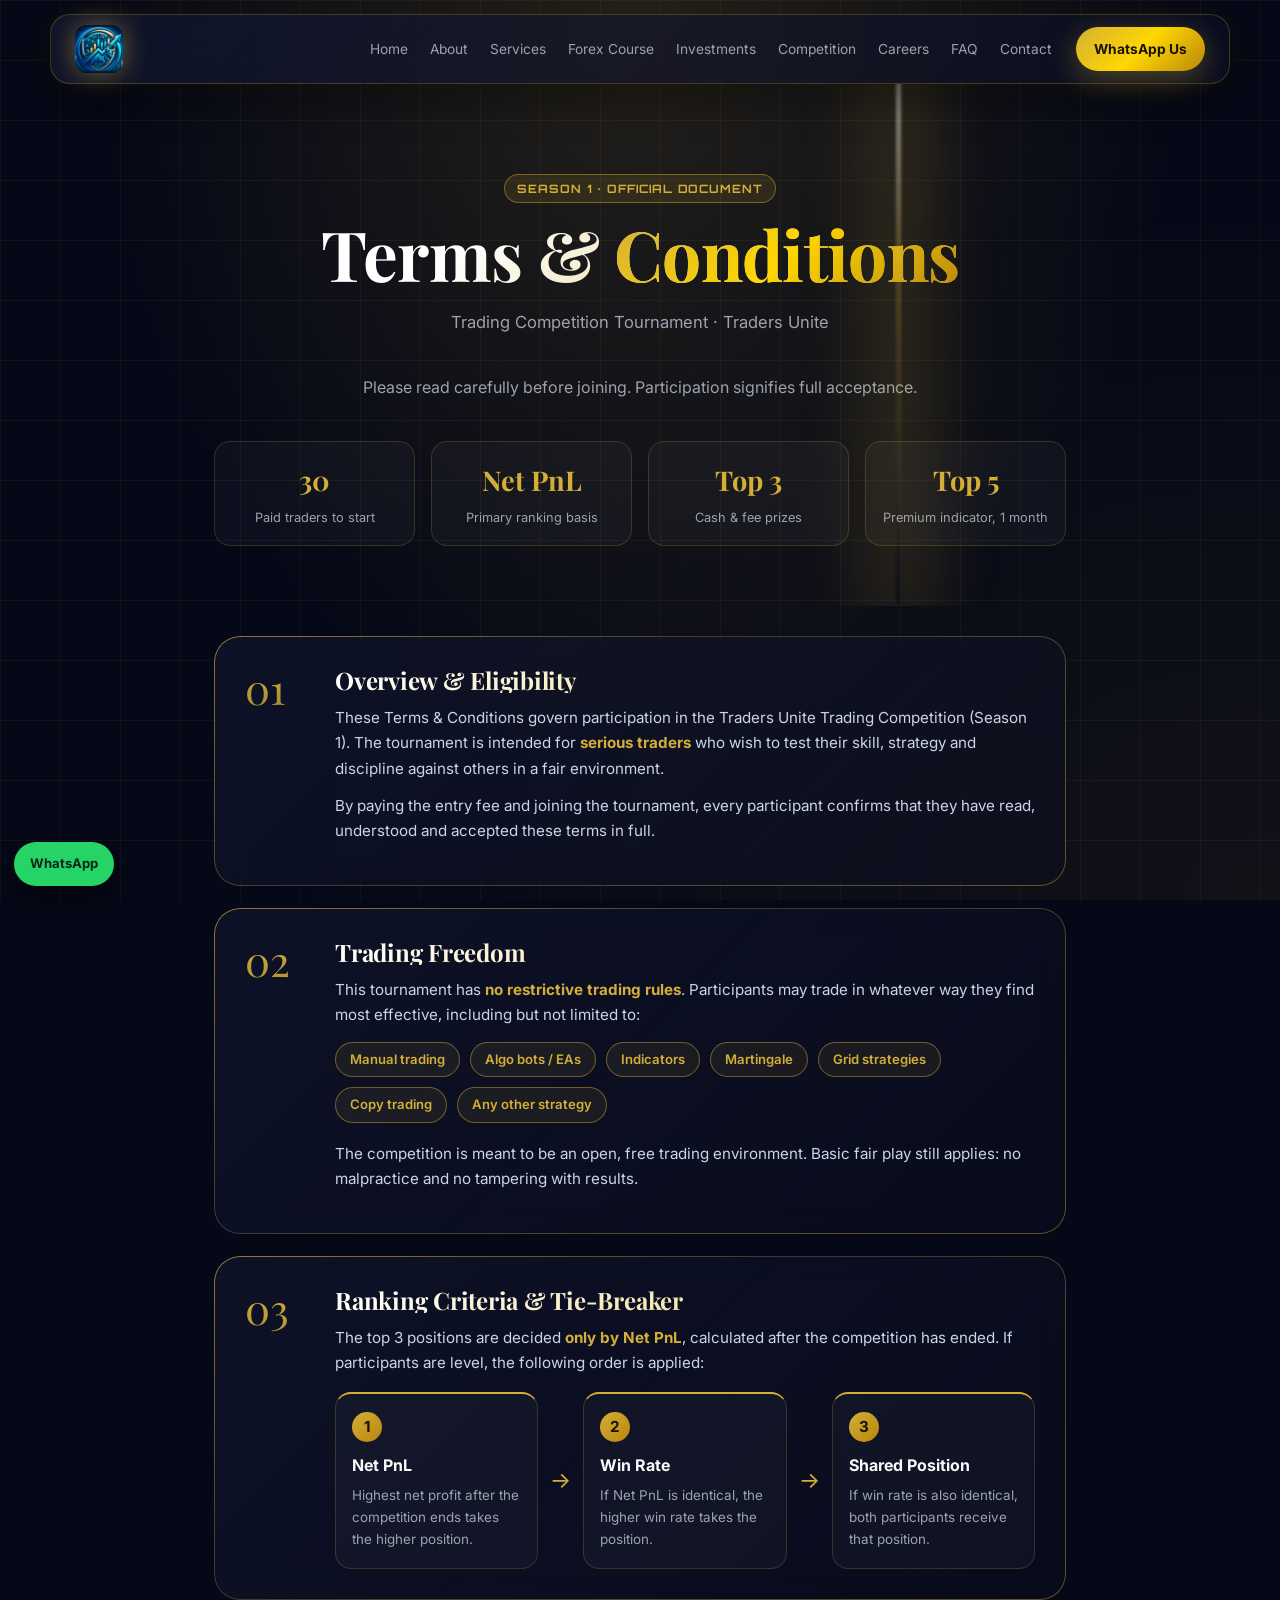
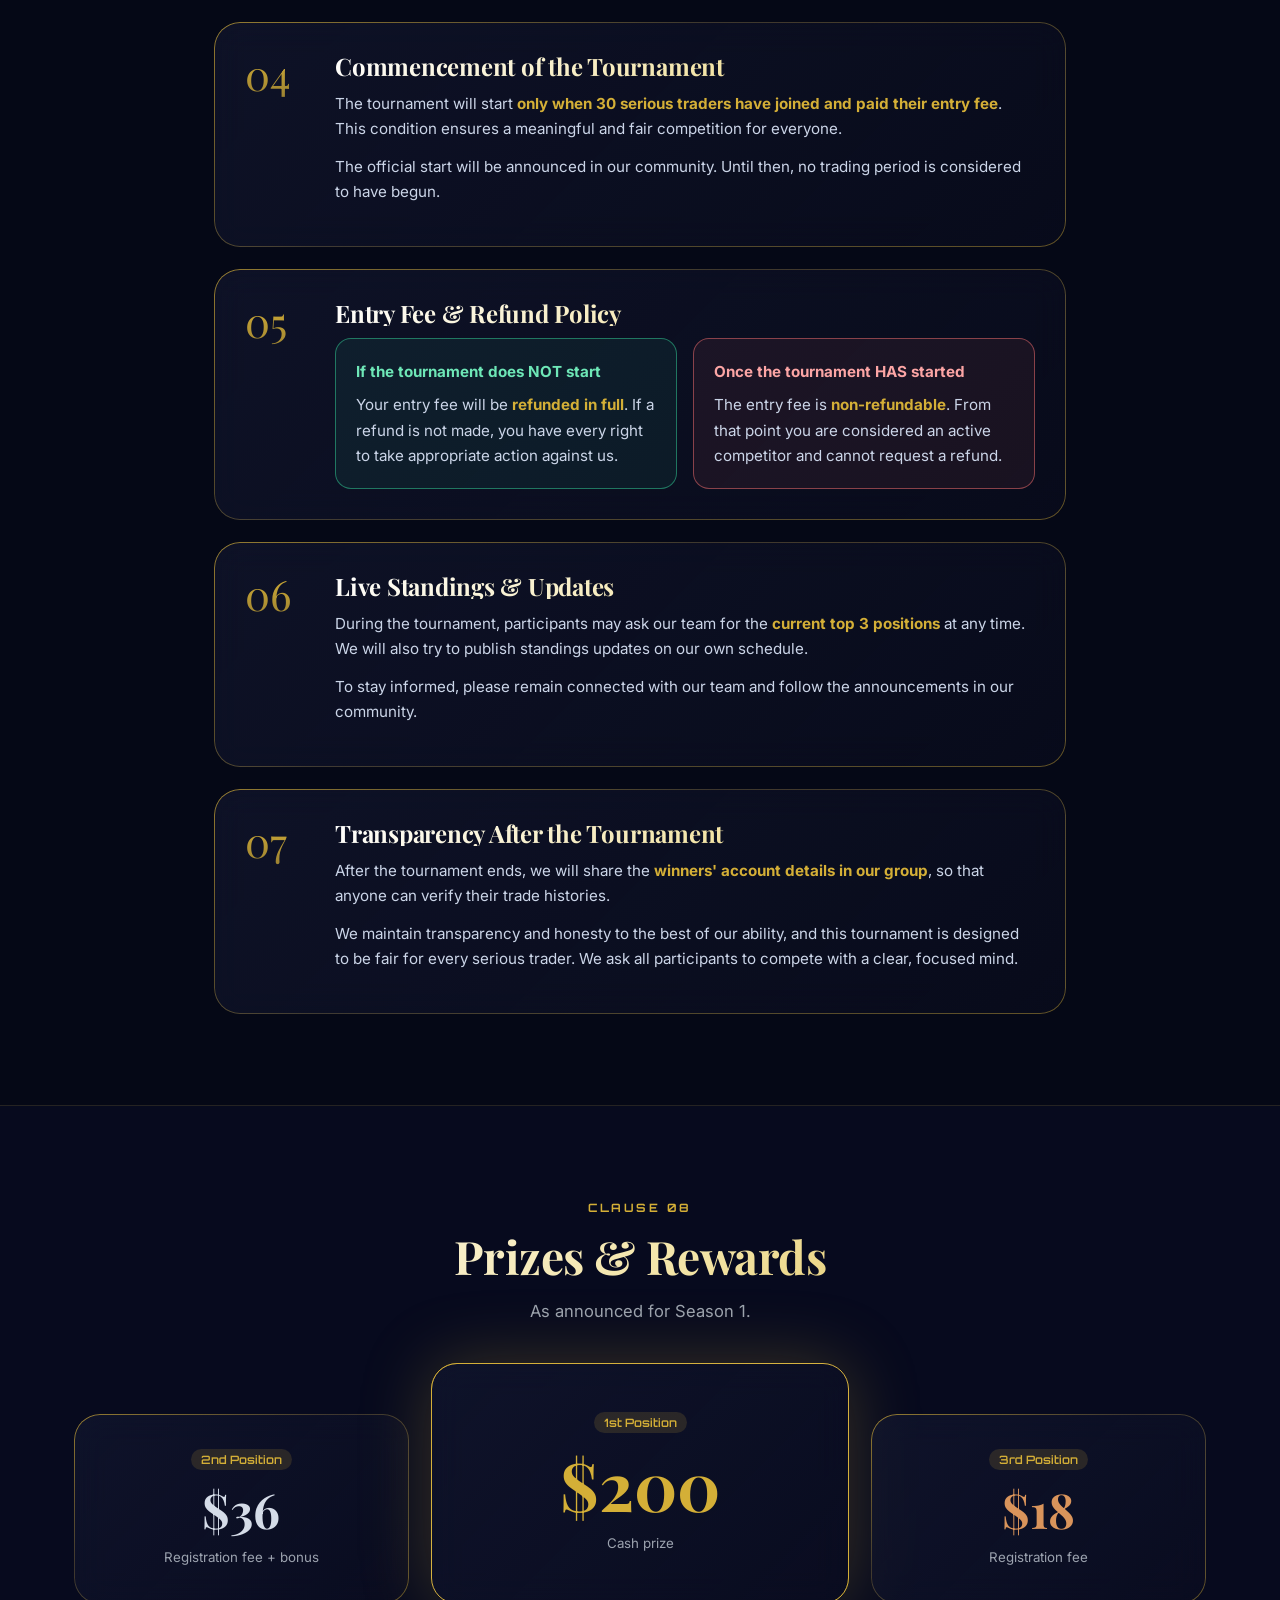
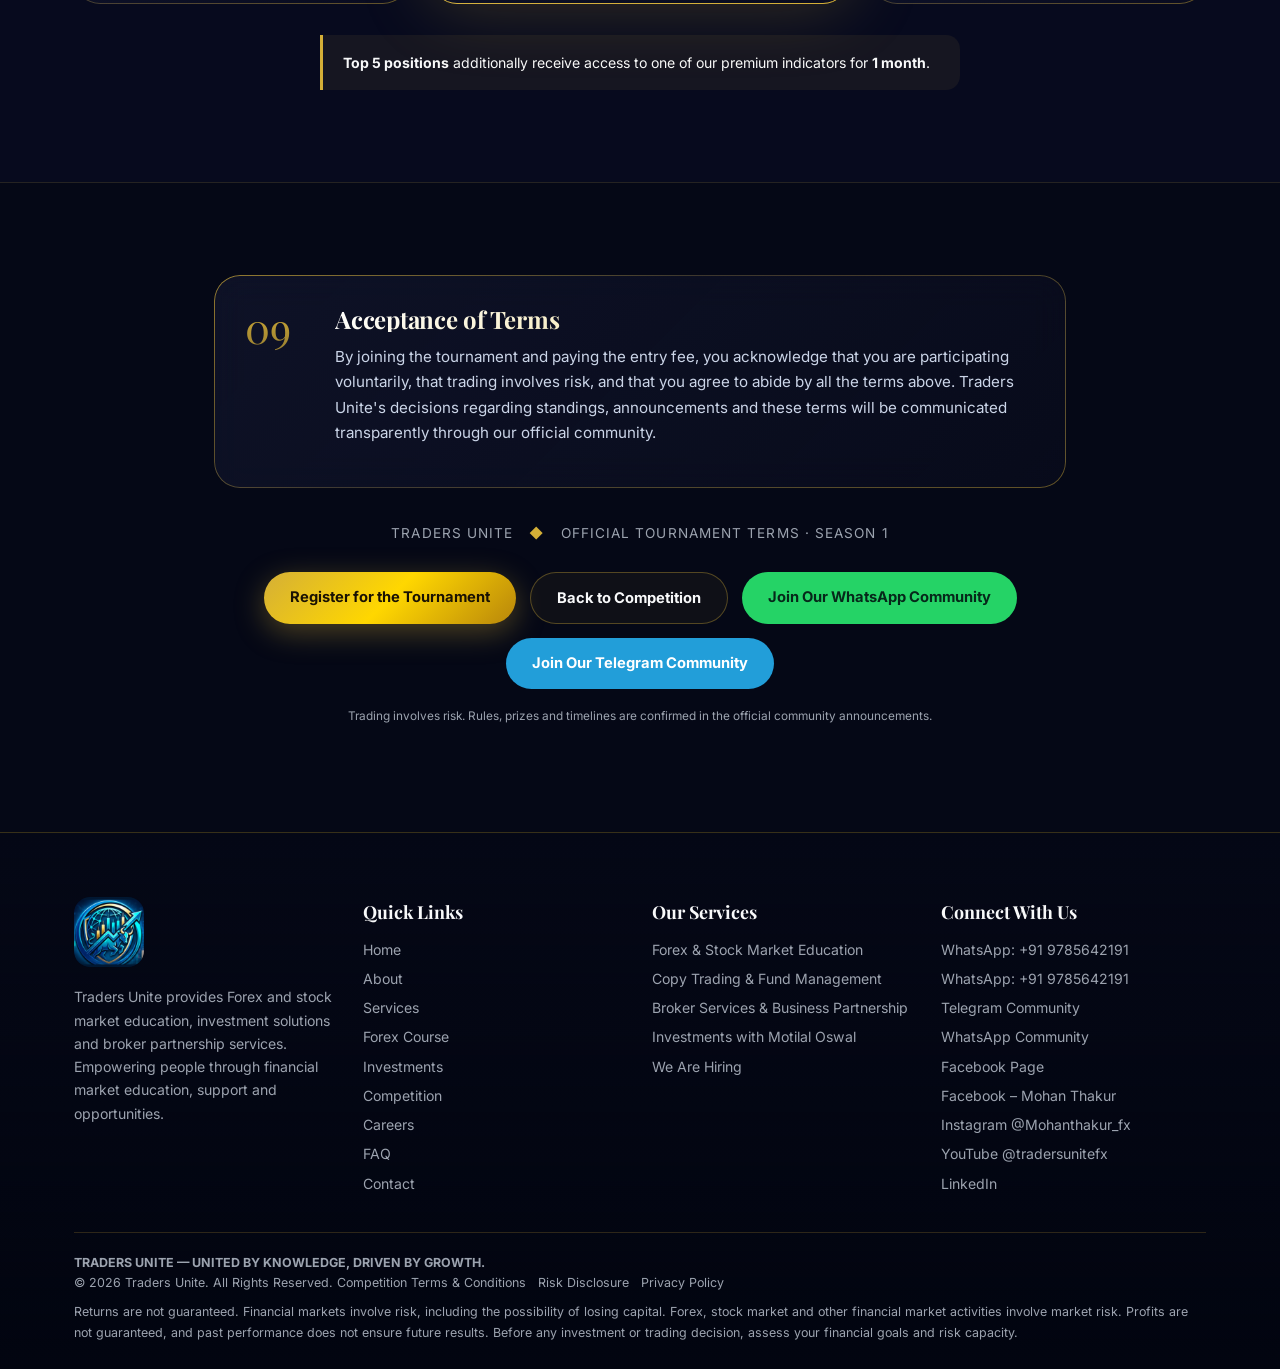
<file: terms.html>
<!doctype html><html lang="en"><head><meta charset="utf-8"><meta name="viewport" content="width=device-width,initial-scale=1"><title>Competition Terms &amp; Conditions | Traders Unite</title><meta name="description" content="Official terms and conditions of the Traders Unite Trading Competition, Season 1."><meta name="theme-color" content="#050816"><meta property="og:title" content="Competition Terms &amp; Conditions | Traders Unite"><meta property="og:description" content="Official terms and conditions of the Traders Unite Trading Competition, Season 1."><meta property="og:image" content="assets/logo.png"><link rel="icon" href="assets/logo.png"><link href="https://fonts.googleapis.com/css2?family=Inter:wght@300;400;500;600;700;800&family=Orbitron:wght@500;700;800&family=Playfair+Display:wght@600;700;800&family=Noto+Sans+Devanagari:wght@400;600;700&family=Noto+Serif+Devanagari:wght@500;600;700&display=swap" rel="stylesheet"><link rel="stylesheet" href="style.css"></head><body data-p="terms"><script src="app.js" defer></script></body></html>
</file>
<file: style.css>
:root{--bg:#050816;--bg2:#0A0E27;--blue:#D4AF37;--cyan:#FFD700;--vio:#B8860B;--gold:#D4AF37;--gold2:#B8860B;--tx:#F8FAFC;--mut:#9AA8C2;--line:rgba(160,180,220,.14)}
*{box-sizing:border-box;margin:0}html{scroll-behavior:smooth}
body{font-family:Inter,'Noto Sans Devanagari',system-ui,sans-serif;background:var(--bg);color:var(--tx);line-height:1.65;overflow-x:hidden}
body:before{content:"";position:fixed;inset:0;z-index:-1;background:radial-gradient(700px 500px at 85% -5%,rgba(212,175,55,.38),transparent),radial-gradient(600px 500px at -5% 35%,rgba(212,175,55,.10),transparent),radial-gradient(700px 600px at 100% 85%,rgba(255,215,0,.10),transparent),linear-gradient(rgba(160,180,220,.05) 1px,transparent 1px) 0 0/60px 60px,linear-gradient(90deg,rgba(160,180,220,.05) 1px,transparent 1px) 0 0/60px 60px,var(--bg)}
a{color:inherit;text-decoration:none}:focus-visible{outline:2px solid var(--gold);outline-offset:3px}
.w{max-width:1180px;margin:auto;padding:0 24px}section{padding:96px 0;position:relative}
h1,h2{font-family:'Playfair Display','Noto Sans Devanagari',Georgia,serif;font-weight:700;line-height:1.1;letter-spacing:-.01em}
h1{font-size:clamp(2.5rem,5.4vw,4.4rem);background:linear-gradient(180deg,#fff 30%,#a9b8d9);-webkit-background-clip:text;background-clip:text;color:transparent}
h2{font-size:clamp(1.9rem,3.6vw,2.9rem);margin-bottom:16px;background:linear-gradient(90deg,#fff,#dfe7fb 60%,var(--gold));-webkit-background-clip:text;background-clip:text;color:transparent}
h3{font-size:1.12rem;margin-bottom:8px;font-weight:700}
.mut{color:var(--mut)}.lead{max-width:660px;color:var(--mut);margin-bottom:38px;font-size:1.04rem}
header{position:sticky;top:14px;z-index:50;margin:14px auto 0;max-width:1180px;width:calc(100% - 28px);border-radius:20px;background:rgba(14,16,35,.6);backdrop-filter:blur(18px) saturate(1.4);border:1px solid var(--line);box-shadow:0 10px 40px rgba(0,0,0,.4),inset 0 1px rgba(255,255,255,.06)}
.nav{display:flex;align-items:center;gap:22px;height:68px}.nav img{height:48px;border-radius:50%;box-shadow:0 0 22px rgba(212,175,55,.45)}
.nav nav{display:flex;gap:6px;margin-left:auto;font-size:.88rem;color:var(--mut)}.nav nav a{padding:8px 13px;border-radius:10px;transition:.25s}.nav nav a:hover{color:#fff;background:rgba(255,255,255,.06)}.nav nav a.on{color:var(--gold);background:rgba(212,175,55,.1)}
.btn{display:inline-block;padding:13px 26px;border-radius:14px;font-weight:700;font-size:.92rem;border:1px solid rgba(255,255,255,.18);transition:.3s;cursor:pointer;background:rgba(255,255,255,.04);color:var(--tx);font-family:inherit;position:relative;overflow:hidden}
.btn:hover{transform:translateY(-3px);border-color:var(--gold);box-shadow:0 10px 30px rgba(212,175,55,.18)}
.btn.p{background:linear-gradient(135deg,var(--gold),var(--gold2));color:#1a1203;border:0;box-shadow:0 8px 30px rgba(212,175,55,.35)}
.btn.p:after{content:"";position:absolute;top:0;left:-80%;width:50%;height:100%;background:linear-gradient(100deg,transparent,rgba(255,255,255,.6),transparent);transform:skewX(-20deg);transition:.7s}.btn.p:hover:after{left:140%}
.g{position:relative;background:linear-gradient(160deg,rgba(20,25,50,.75),rgba(14,16,35,.8));border-radius:22px;padding:30px;backdrop-filter:blur(10px);transition:.4s;border:1px solid transparent;background-clip:padding-box;--x:50%;--y:0}
.g:before{content:"";position:absolute;inset:-1px;border-radius:inherit;padding:1px;background:linear-gradient(150deg,rgba(212,175,55,.55),rgba(255,255,255,.06) 35%,rgba(212,175,55,.5));-webkit-mask:linear-gradient(#000 0 0) content-box,linear-gradient(#000 0 0);-webkit-mask-composite:xor;mask-composite:exclude;pointer-events:none}
.g:after{content:"";position:absolute;inset:0;border-radius:inherit;background:radial-gradient(300px circle at var(--x) var(--y),rgba(212,175,55,.12),transparent 60%);opacity:0;transition:.3s;pointer-events:none}.g:hover:after{opacity:1}.g:hover{transform:translateY(-6px);box-shadow:0 24px 60px rgba(0,0,0,.5),0 0 40px rgba(212,175,55,.15)}
.grid{display:grid;gap:24px;grid-template-columns:repeat(auto-fit,minmax(320px,1fr))}
.ic{width:52px;height:52px;border-radius:16px;display:grid;place-items:center;font-size:1.5rem;margin-bottom:18px;background:linear-gradient(135deg,rgba(212,175,55,.25),rgba(212,175,55,.3));border:1px solid rgba(212,175,55,.4);color:var(--gold);box-shadow:0 0 30px rgba(212,175,55,.15)}
.g ul{list-style:none;padding:0;margin:14px 0 22px;font-size:.9rem;color:var(--mut)}.g li{padding:3px 0}.g li:before{content:"◆ ";color:var(--gold);font-size:.6rem;vertical-align:middle}
.hero{padding:90px 0 60px;position:relative;overflow:hidden}.hero .w{display:grid;grid-template-columns:1fr 1.1fr;gap:50px;align-items:center;position:relative;z-index:2}
.beam{position:absolute;top:-40px;left:62%;width:5px;height:560px;background:linear-gradient(#fff,rgba(184,134,11,.5) 40%,transparent);filter:blur(1.5px);box-shadow:0 0 70px 30px rgba(212,175,55,.5);animation:pu 4s ease-in-out infinite;z-index:1}
@keyframes pu{50%{opacity:.55}}
.hl{color:var(--gold);font-weight:700;margin:20px 0 0;letter-spacing:.02em}.btns{display:flex;gap:14px;flex-wrap:wrap;margin-top:28px}
.mock{position:relative;padding:0 0 40px 40px}.dash{padding:0;overflow:hidden;box-shadow:0 0 90px rgba(212,175,55,.45),0 40px 80px rgba(0,0,0,.6);transform:perspective(1200px) rotateY(-7deg) rotateX(3deg)}
.dash:hover{transform:perspective(1200px) rotateY(0) rotateX(0)}.win{display:flex;align-items:center;gap:7px;padding:12px 16px;background:rgba(255,255,255,.05);border-bottom:1px solid var(--line);font-size:.72rem;color:var(--mut)}.win i{width:10px;height:10px;border-radius:50%;background:#ff5f57}.win i:nth-child(2){background:#febc2e}.win i:nth-child(3){background:#28c840}.win span{margin-left:12px;background:rgba(255,255,255,.06);padding:2px 14px;border-radius:99px}
.dash svg{width:100%;display:block;padding:14px}.tag{font-size:.74rem;color:var(--mut);padding:0 18px 14px}
.float{position:absolute;right:-6px;top:-18px;z-index:3;background:rgba(14,18,40,.9);border:1px solid var(--gold);border-radius:14px;padding:9px 16px;font-size:.8rem;font-weight:600;box-shadow:0 0 30px rgba(212,175,55,.3);animation:fl 5s ease-in-out infinite}
.float.b{right:auto;top:auto;left:0;bottom:6px;border-color:var(--cyan);box-shadow:0 0 30px rgba(255,215,0,.3);animation-delay:-2s}@keyframes fl{50%{transform:translateY(-10px)}}
.cd{animation:gr 1.2s ease-out both;transform-origin:bottom}@keyframes gr{from{opacity:0;transform:scaleY(.1)}}
.line{stroke-dasharray:900;animation:dr 3s ease-out forwards}@keyframes dr{from{stroke-dashoffset:900}to{stroke-dashoffset:0}}
.mq{overflow:hidden;border-block:1px solid var(--line);background:rgba(255,255,255,.02);padding:18px 0;white-space:nowrap}.mq div{display:inline-block;animation:mq 28s linear infinite;font-family:'Playfair Display','Noto Sans Devanagari',serif;font-size:1.3rem;color:var(--mut)}.mq b{color:var(--gold);margin:0 28px;font-weight:400}@keyframes mq{to{transform:translateX(-50%)}}
.tl{display:grid;grid-template-columns:repeat(5,1fr);gap:18px;counter-reset:s}.tl .g{padding:24px;font-size:.88rem}.tl .g>:first-child:before{counter-increment:s;content:counter(s);display:grid;place-items:center;width:36px;height:36px;border-radius:50%;background:linear-gradient(135deg,var(--gold),var(--gold2));color:#1a1203;font-weight:800;margin-bottom:14px;box-shadow:0 0 24px rgba(212,175,55,.5)}
.band{background:linear-gradient(120deg,rgba(212,175,55,.22),rgba(184,134,11,.22),rgba(212,175,55,.12));border-block:1px solid var(--line);text-align:center;overflow:hidden}.band h2{background:linear-gradient(90deg,#fff,var(--gold));-webkit-background-clip:text;background-clip:text}
.tabs{display:flex;gap:10px;margin-bottom:24px;flex-wrap:wrap;align-items:center}.tabs .btn.on{background:var(--blue);border-color:var(--blue)}
.note{border-left:3px solid var(--gold);padding:16px 20px;background:rgba(212,175,55,.07);font-size:.88rem;margin:24px 0;border-radius:0 14px 14px 0}
.ph{font-size:.72rem;background:rgba(212,175,55,.15);color:var(--gold);padding:3px 10px;border-radius:99px;font-weight:600}
table{width:100%;border-collapse:collapse;font-size:.88rem}td{padding:9px 0;border-bottom:1px solid var(--line)}td:last-child{text-align:right;color:var(--mut)}
details{border:1px solid var(--line);border-radius:16px;padding:18px 22px;margin-bottom:14px;background:rgba(14,18,40,.7);transition:.3s}details[open]{border-color:var(--gold);box-shadow:0 0 30px rgba(212,175,55,.12)}summary{cursor:pointer;font-weight:700}details p{margin-top:12px;color:var(--mut)}
select{background:var(--bg2);color:var(--tx);border:1px solid var(--line);padding:10px;border-radius:10px;font-family:inherit}
footer{border-top:1px solid var(--line);padding:64px 0 26px;background:linear-gradient(transparent,rgba(5,8,22,.95));font-size:.88rem;color:var(--mut)}footer .grid{grid-template-columns:repeat(auto-fit,minmax(210px,1fr))}footer a{display:block;padding:3px 0;transition:.2s}footer a:hover{color:var(--gold)}footer h3{color:var(--tx)}
.fine{margin-top:34px;border-top:1px solid var(--line);padding-top:20px;font-size:.78rem}
#top{position:fixed;right:18px;bottom:18px;width:46px;height:46px;border-radius:50%;opacity:0;pointer-events:none;padding:0;z-index:60}#top.s{opacity:1;pointer-events:auto}
#mb{display:none;background:none;border:0;color:var(--tx);font-size:1.6rem;margin-left:auto;cursor:pointer}
.rv{opacity:0;transform:translateY(26px);transition:opacity .8s,transform .8s}.rv.in{opacity:1;transform:none}
@media(max-width:980px){.hero .w{grid-template-columns:1fr}.beam{left:80%}.tl{grid-template-columns:1fr}#mb{display:block}.nav .btn{display:none}.mock{padding-left:0}.dash{transform:none}
.nav nav{display:none;position:absolute;top:76px;left:0;right:0;flex-direction:column;background:rgba(5,8,22,.96);padding:16px;border-radius:18px;border:1px solid var(--line)}.nav nav.o{display:flex}}
@media(prefers-reduced-motion:reduce){*{animation:none!important;transition:none!important}.rv{opacity:1;transform:none}}
#bg3d{position:fixed;inset:0;width:100%;height:100%;z-index:-1;pointer-events:none;opacity:.9}
.btn.p{box-shadow:0 6px 0 #6b4f0f,0 16px 30px rgba(212,175,55,.35)}.btn.p:hover{transform:translateY(-2px);box-shadow:0 8px 0 #6b4f0f,0 20px 36px rgba(212,175,55,.4)}.btn.p:active{transform:translateY(5px);box-shadow:0 1px 0 #6b4f0f}
.btn:not(.p){box-shadow:0 4px 0 rgba(255,255,255,.08)}
.g.t{transition:transform .08s,box-shadow .4s}.g{will-change:transform}
.ic{box-shadow:0 6px 0 rgba(120,90,30,.5),0 0 30px rgba(212,175,55,.2),inset 0 1px rgba(255,255,255,.3)}
h1{filter:drop-shadow(0 6px 0 rgba(212,175,55,.25)) drop-shadow(0 18px 30px rgba(0,0,0,.5))}
.sc{width:120px;height:120px;margin:0 auto 46px;perspective:700px}.cube{width:100%;height:100%;position:relative;transform-style:preserve-3d;animation:rot 16s linear infinite}
.cube span{position:absolute;inset:0;display:grid;place-items:center;font-size:.72rem;font-weight:800;color:var(--gold);border:1px solid var(--gold);background:linear-gradient(135deg,rgba(212,175,55,.22),rgba(212,175,55,.25));box-shadow:inset 0 0 30px rgba(212,175,55,.25)}
.cube span:nth-child(1){transform:translateZ(60px)}.cube span:nth-child(2){transform:rotateY(90deg) translateZ(60px)}.cube span:nth-child(3){transform:rotateY(180deg) translateZ(60px)}.cube span:nth-child(4){transform:rotateY(-90deg) translateZ(60px)}.cube span:nth-child(5){transform:rotateX(90deg) translateZ(60px)}.cube span:nth-child(6){transform:rotateX(-90deg) translateZ(60px)}
@keyframes rot{to{transform:rotateX(360deg) rotateY(360deg)}}
h2 em{font-style:normal;background:linear-gradient(90deg,var(--gold),#fff3c4);-webkit-background-clip:text;background-clip:text;color:transparent}
.chip{display:inline-block;margin:6px 8px 0 0;padding:5px 14px;border-radius:99px;border:1px solid var(--line);background:rgba(255,255,255,.05);font-size:.8rem;color:var(--tx);font-weight:600}.hl .chip{margin-left:0}
.devs,.devs2{position:relative;padding:20px 0 30px}.devs2{padding:10px 0}
.lap{border:10px solid #2a2410;border-bottom-width:14px;border-radius:16px;background:#060B20;box-shadow:0 0 90px rgba(212,175,55,.45),0 40px 70px rgba(0,0,0,.6);transform:perspective(1300px) rotateY(-9deg) rotateX(4deg);position:relative;transition:.5s}.lap:hover{transform:none}.lap:after{content:"";position:absolute;left:-6%;right:-6%;bottom:-24px;height:14px;background:linear-gradient(#2a3556,#10172e);border-radius:0 0 18px 18px}
.scr svg{display:block;width:100%}.pho{position:absolute;right:-4%;bottom:0;width:27%;border:6px solid #2a2410;border-radius:26px;background:#060B20;box-shadow:0 30px 60px rgba(0,0,0,.65),0 0 50px rgba(212,175,55,.25);transform:rotate(6deg);animation:fl 6s ease-in-out infinite}.pho .scr{padding:12px 6px 4px}
.tbt{border:8px solid #2a2410;border-radius:24px;background:#060B20;box-shadow:0 0 80px rgba(212,175,55,.22),0 40px 70px rgba(0,0,0,.6);transform:perspective(1200px) rotateY(8deg) rotateX(3deg);transition:.5s}.tbt:hover{transform:none}
.devs2 .pho{right:-2%;bottom:-6px}
.coin{position:absolute;z-index:4;width:54px;height:54px;border-radius:50%;display:grid;place-items:center;font-style:normal;font-weight:800;font-size:1.35rem;color:#5a3d05;background:radial-gradient(circle at 30% 28%,#fff3c4,var(--gold) 45%,var(--gold2));box-shadow:0 10px 30px rgba(212,175,55,.5),inset 0 -4px 8px rgba(90,60,5,.4);animation:fl 5s ease-in-out infinite}
.sp{display:grid;grid-template-columns:1fr 1fr;gap:60px;align-items:center}.sp.r2 .vis{order:2}.sp p+p{margin-top:0}
.twin{display:grid;grid-template-columns:1fr 1fr;gap:16px}.ringv{border-radius:50%;overflow:hidden;border:2px solid var(--gold);background:#060B20;box-shadow:0 0 50px rgba(212,175,55,.3);aspect-ratio:1;display:grid;place-items:center;padding:8px}
.steps{padding-left:0;list-style:none;margin:16px 0;counter-reset:q}.steps li{counter-increment:q;padding:8px 0 8px 46px;position:relative;color:var(--mut)}.steps li:before{content:counter(q);position:absolute;left:0;top:6px;width:32px;height:32px;border-radius:50%;display:grid;place-items:center;background:linear-gradient(135deg,var(--gold),var(--gold2));color:#1a1203;font-weight:800}
.stp{display:flex;gap:16px;margin-bottom:16px}.stp b{flex:none;width:38px;height:38px;border-radius:12px;display:grid;place-items:center;background:linear-gradient(135deg,var(--gold),var(--gold2));color:#1a1203;box-shadow:0 4px 0 #6b4f0f}.stp h3{margin-bottom:2px}.stp p{font-size:.88rem}
.adv{display:flex;align-items:center;gap:28px;padding:26px 30px;margin-bottom:18px;border-radius:22px;border:1px solid var(--line);background:linear-gradient(120deg,rgba(20,25,50,.7),rgba(14,16,35,.5))}.adv.r2{flex-direction:row-reverse;text-align:right}
.num{font-family:'Playfair Display','Noto Sans Devanagari',serif;font-size:3.4rem;line-height:1;background:linear-gradient(180deg,var(--gold),transparent);-webkit-background-clip:text;background-clip:text;color:transparent}
.pp[hidden]{display:none}
@media(max-width:980px){.sp{grid-template-columns:1fr;gap:30px}.sp.r2 .vis{order:0}.adv.r2{flex-direction:row;text-align:left}.lap{transform:none}.coin{width:40px;height:40px;font-size:1rem}}
/* flat theme: all 3D effects removed */
#bg3d,.sc,.cube{display:none!important}
.lap,.tbt,.dash,.pho,.g,.g.t{transform:none!important}.pho{transform:rotate(0)!important}
.lap:hover,.tbt:hover,.dash:hover{transform:none}.g:hover{transform:translateY(-3px)!important}
.btn.p,.btn.p:hover,.btn:not(.p){box-shadow:0 8px 24px rgba(212,175,55,.25)}.btn.p:active{transform:none}.btn:not(.p){box-shadow:none}
.ic{box-shadow:none}h1{filter:none}.lap,.tbt{box-shadow:0 20px 50px rgba(0,0,0,.5)}.coin{box-shadow:0 6px 18px rgba(212,175,55,.35)}
.stp b{box-shadow:none}.adv{box-shadow:none}
/* futures-style home: video hero, bento, tech tabs */
.eyebrow{color:var(--gold);font-weight:700;letter-spacing:.14em;text-transform:uppercase;font-size:.78rem;margin-bottom:14px}
.vh{position:relative;min-height:92vh;display:flex;align-items:center;overflow:hidden;padding:0;margin-top:-82px}
.vh video,.vh canvas{position:absolute;inset:0;width:100%;height:100%;object-fit:cover}.vh video{opacity:0;transition:opacity 1s}.vh video.on{opacity:.9}
.ov{position:absolute;inset:0;background:linear-gradient(90deg,rgba(5,8,22,.92) 5%,rgba(5,8,22,.45) 60%,rgba(5,8,22,.8)),linear-gradient(transparent 60%,var(--bg))}
.vhc{position:relative;z-index:2;padding-top:150px;padding-bottom:50px}
.vh h1{font-family:Inter,'Noto Sans Devanagari',sans-serif;font-weight:300;font-size:clamp(2.4rem,5.4vw,4.6rem);max-width:820px;background:none;color:#fff;-webkit-text-fill-color:#fff}.vh h1 b{font-weight:800;background:linear-gradient(90deg,var(--gold),#fff3c4);-webkit-background-clip:text;background-clip:text;-webkit-text-fill-color:transparent}
.vh .lead{margin:22px 0 0;color:#cbd5e8}
.stats{display:grid;grid-template-columns:repeat(auto-fit,minmax(150px,1fr));gap:1px;margin-top:56px;border:1px solid var(--line);border-radius:18px;overflow:hidden;background:var(--line);max-width:860px}.stats div{background:rgba(8,13,27,.75);backdrop-filter:blur(10px);padding:20px 22px}.stats b{display:block;font-size:2.4rem;font-weight:800;color:var(--gold);line-height:1.1}.stats span{font-size:.8rem;color:var(--mut)}
.alt{background:rgba(14,18,40,.55);border-block:1px solid var(--line)}.big{font-size:clamp(2rem,5vw,3.8rem);margin-bottom:20px}.big i{color:var(--gold);font-style:normal}
.bento{display:grid;grid-template-columns:repeat(6,1fr);gap:20px;margin-top:30px}.bento .g{padding:26px}.b1{grid-column:span 4}.b2{grid-column:span 2}.b3{grid-column:span 2}.b4{grid-column:span 2}.b5{grid-column:span 2}.b1 svg{width:100%;margin-top:10px}.big2{font-size:4.2rem;color:var(--gold);line-height:1}
.tech{display:grid;grid-template-columns:1fr 1.1fr;gap:34px;align-items:start;margin-top:30px}.tl3{display:grid;gap:12px}.ti{text-align:left;font-family:inherit;color:inherit;background:none;border:1px solid var(--line);border-left:3px solid transparent;border-radius:16px;padding:18px 22px;cursor:pointer;transition:.3s}.ti:hover,.ti.on{border-left-color:var(--gold);background:rgba(212,175,55,.06)}
.code{padding:0;overflow:hidden}.code pre{padding:26px;font-family:ui-monospace,Menlo,monospace;font-size:.88rem;color:var(--cyan);min-height:190px;white-space:pre-wrap}
.tl4{display:grid;grid-template-columns:repeat(5,1fr);gap:22px;margin-top:30px;position:relative}.tl4 div{border-top:2px solid var(--line);padding-top:20px}.tl4 b{display:grid;place-items:center;width:36px;height:36px;border-radius:50%;background:linear-gradient(135deg,var(--gold),var(--gold2));color:#1a1203;margin:-39px 0 14px}.tl4 p{font-size:.88rem}
.vp{aspect-ratio:16/9;border-radius:14px;background:linear-gradient(135deg,#0A0E27,#1b2750);display:grid;place-items:center;margin-bottom:14px;overflow:hidden;cursor:pointer}.vp video{width:100%;height:100%}.play{width:60px;height:60px;border-radius:50%;display:grid;place-items:center;background:var(--gold);color:#1a1203;font-size:1.2rem;padding-left:4px}.vd video+.play,.vp:has(video) .play{display:none}
[hidden]{display:none!important}
@media(max-width:980px){.bento{grid-template-columns:1fr}.bento .g{grid-column:auto!important}.tech{grid-template-columns:1fr}.tl4{grid-template-columns:1fr}.tl4 div{border-top:0;border-left:2px solid var(--line);padding:0 0 10px 22px}.tl4 b{margin:0 0 8px -41px}}
/* mobile-first fixes + new components */
html,body{max-width:100%;overflow-x:hidden}img{max-width:100%;height:auto}
.grid{grid-template-columns:repeat(auto-fit,minmax(min(100%,290px),1fr))}footer .grid{grid-template-columns:repeat(auto-fit,minmax(min(100%,200px),1fr))}
.vh{margin-top:0;min-height:80vh}.vhc{padding-top:70px}
.sc2{overflow-x:auto;-webkit-overflow-scrolling:touch;margin:14px 0}.sc2 img{display:block;border-radius:10px;background:#fff}
.kp{display:grid;grid-template-columns:repeat(auto-fit,minmax(110px,1fr));gap:10px;margin:16px 0}.kp div{background:rgba(255,255,255,.05);border:1px solid var(--line);border-radius:12px;padding:12px}.kp b{display:block;color:var(--gold);font-size:1.05rem;line-height:1.3;word-break:break-word}.kp small{color:var(--mut);font-size:.74rem}
.ic2{display:block}.ic2 .btn{margin-top:14px}.dt h4{margin:22px 0 6px;color:var(--mut);font-size:.9rem}.dt table td:first-child{padding-right:12px}
.stp2{display:flex;align-items:center;gap:12px;margin:34px 0 14px;font-size:1.2rem}.stp2 b{flex:none;width:34px;height:34px;border-radius:50%;display:grid;place-items:center;background:linear-gradient(135deg,var(--gold),var(--gold2));color:#1a1203}
.sf{margin:0}.sf img{border-radius:12px;border:1px solid var(--line);background:#fff}
.mbars{display:flex;gap:6px;align-items:flex-end;overflow-x:auto;padding:8px 0}.mbars div{flex:1;min-width:40px;display:flex;flex-direction:column;align-items:center;justify-content:flex-end}.mbars i{width:70%;border-radius:4px 4px 0 0}.mbars small{font-size:.62rem;color:var(--mut)}
.pr{margin:10px 0;color:var(--mut)}.pr b{font-size:2.6rem;color:var(--gold)}.feat{box-shadow:0 0 50px rgba(212,175,55,.2)}.pg{max-width:820px}
.tm img{width:100%;aspect-ratio:4/4.4;object-fit:cover;object-position:top;border-radius:16px;margin-bottom:14px}
.mcta{display:none}pre{overflow-x:auto}
@media(max-width:980px){section{padding:56px 0}.w{padding:0 18px}.nav{gap:10px;height:62px}.nav img{height:42px}header{top:8px;width:calc(100% - 16px)}.nav nav{top:70px;max-height:70vh;overflow:auto}.mcta{display:block;background:var(--gold);color:#1a1203!important;font-weight:700;text-align:center}.btns .btn{flex:1 1 100%;text-align:center}.g{padding:22px}h2{font-size:1.7rem}.vh h1{font-size:2.3rem}.dash{display:none}}
.dn{display:flex;gap:24px;flex-wrap:wrap;justify-content:center;margin:10px 0}.dc{text-align:center;width:130px}.dc svg{width:110px}.dc b{display:block;font-size:.88rem}.dc small{color:var(--mut);font-size:.74rem}
.sb{margin:8px 0 14px}.sb .bar{display:flex;height:16px;border-radius:99px;overflow:hidden;background:#26314f}.sb .bar i{display:block;transition:width 1s}.sb .lg{display:flex;justify-content:space-between;gap:10px;flex-wrap:wrap;font-size:.82rem;margin-top:8px}.sb s{display:inline-block;width:10px;height:10px;border-radius:50%;margin-right:6px}
.hb{display:grid;grid-template-columns:minmax(110px,1.2fr) 2fr auto;gap:10px;align-items:center;margin:8px 0;font-size:.84rem}.hb div{height:10px;border-radius:99px;background:#26314f;overflow:hidden}.hb i{display:block;height:100%;background:linear-gradient(90deg,var(--gold2),var(--gold));border-radius:99px}.hb b{color:var(--gold);font-size:.8rem}
.mt th{text-align:left;font-size:.76rem;color:var(--gold);padding:8px 8px 8px 0;border-bottom:1px solid var(--line)}.mt td{white-space:nowrap}.mt td:last-child{text-align:left}.dt details{margin-top:18px}
.tmini{display:flex;gap:26px;flex-wrap:wrap;align-items:center}.tmini>div{display:flex;gap:14px;align-items:center}.tmini img{width:76px;height:76px;border-radius:50%;object-fit:cover;object-position:top;border:2px solid var(--gold)}.tmini h3{margin-bottom:4px}
@media(max-width:620px){.hb{grid-template-columns:1fr auto}.hb div{grid-column:1/-1;order:3}}
/* red/green + separated product identities */
.up,.kp b.up,td.up{color:#34D399!important}.dnr,.kp b.dnr,td.dnr{color:#F87171!important}
.hb i.rd{background:linear-gradient(90deg,#B91C1C,#F87171)}.mbars small.up{color:#34D399}.mbars small.dnr{color:#F87171}
.tp{display:inline-block;padding:4px 12px;border-radius:99px;font-size:.72rem;font-weight:700;letter-spacing:.08em;margin-bottom:12px}
.tp-c{background:rgba(255,215,0,.12);color:#FFD700;border:1px solid rgba(255,215,0,.4)}.tp-g{background:rgba(212,175,55,.12);color:var(--gold);border:1px solid rgba(212,175,55,.45)}
.split2{display:grid;gap:26px}.pn h2{font-size:1.7rem}.pi{border-top:3px solid #FFD700}.pb{border-top:3px solid var(--gold)}
.botsec{background:linear-gradient(120deg,rgba(212,175,55,.07),transparent);border-block:1px solid var(--line)}
.dt h4{color:#cbd5e8}.dt .note strong{color:var(--gold)}
/* form embed, modal, payment, social buttons */
.fm iframe{display:block;width:100%;max-width:640px;height:1679px;margin:14px auto;border:0;border-radius:12px;background:#fff}
#fmod{position:fixed;inset:0;z-index:100;background:rgba(0,0,0,.78);display:grid;place-items:center;padding:10px}.fbox{position:relative;width:100%;max-width:660px;height:92vh;background:#fff;border-radius:16px;overflow:hidden}.fbox iframe{width:100%;height:100%;border:0}.fx{position:absolute;top:8px;right:10px;z-index:2;width:36px;height:36px;border-radius:50%;border:0;background:rgba(0,0,0,.6);color:#fff;font-size:1.5rem;cursor:pointer}
.tgb{background:#229ED9!important;border:0!important;color:#fff!important}.wab{background:#25D366!important;border:0!important;color:#06281a!important}.igb{background:linear-gradient(45deg,#F58529,#DD2A7B,#8134AF)!important;border:0!important;color:#fff!important}
.pay{margin-top:24px;border:1px solid var(--gold);border-radius:16px;padding:18px 22px;background:rgba(212,175,55,.06)}.pay summary{color:var(--gold);font-size:1.05rem}.payin{display:grid;grid-template-columns:240px 1fr;gap:26px;margin-top:16px;align-items:center}.payin img{width:100%;border-radius:14px;background:#fff}.payin ol{padding-left:20px;margin:10px 0}
.floatwa{position:fixed;left:14px;bottom:14px;z-index:60;background:#25D366;color:#06281a;font-weight:700;font-size:.82rem;padding:11px 16px;border-radius:99px;box-shadow:0 8px 24px rgba(0,0,0,.5)}
@media(max-width:700px){.payin{grid-template-columns:1fr}.payin img{max-width:260px;margin:auto}}
/* competition */
.cgrid{display:grid;grid-template-columns:1.1fr 1fr;gap:40px;align-items:center}.chero{padding:56px 0 30px}.chero h1 b{background:linear-gradient(90deg,var(--gold),#fff3c4);-webkit-background-clip:text;background-clip:text;color:transparent}
.big3{font-family:'Playfair Display','Noto Sans Devanagari',serif;font-size:1.7rem;color:var(--gold);margin:14px 0}.big3 i{color:var(--mut);font-style:normal;margin:0 6px}
.pst img{width:100%;border-radius:18px;border:1px solid rgba(212,175,55,.5);box-shadow:0 20px 60px rgba(0,0,0,.6),0 0 50px rgba(212,175,55,.18)}.pst .btns{justify-content:center}
.notice{border:1px solid var(--gold)!important;box-shadow:0 0 50px rgba(212,175,55,.15)}.notice h2{margin-bottom:10px}
.podium{display:grid;grid-template-columns:1fr 1.2fr 1fr;gap:18px;align-items:end}.pz{text-align:center;padding:34px 18px}.pz .amt{display:block;font-family:'Playfair Display','Noto Sans Devanagari',serif;font-size:3rem;line-height:1.2;margin:10px 0 4px}.pz small{color:var(--mut)}
.pz.gold{padding:56px 18px;border-color:var(--gold)}.pz.gold .amt{color:var(--gold);font-size:4rem}.pz.silver .amt{color:#D5DCE8}.pz.bronze .amt{color:#D9945B}
.fm2 iframe{height:929px}
@media(max-width:1120px){.nav .btn{display:none}.nav nav a{padding:8px 8px}}
@media(max-width:980px){.cgrid{grid-template-columns:1fr}.podium{grid-template-columns:1fr}.pz.gold{order:-1}.pst{order:2}}
/* competition v2 */
.chero{position:relative;overflow:hidden}.prz{background:radial-gradient(60% 60% at 50% 40%,rgba(212,175,55,.12),transparent),rgba(14,18,40,.55)}
.podium{display:grid;grid-template-columns:1fr 1.25fr 1fr;gap:22px;align-items:end;margin-top:30px}
.pz{padding:30px 16px 34px!important;border-radius:22px}.pz.gold{padding:44px 16px 48px!important;border-color:var(--gold);box-shadow:0 0 70px rgba(212,175,55,.25)}.pz .trw{margin-bottom:10px}.pz .amt{font-size:3rem}.pz.gold .amt{font-size:4.2rem}
.tro{display:block;margin:auto;max-width:100%;height:auto;filter:drop-shadow(0 16px 20px rgba(0,0,0,.6));animation:tw 7s ease-in-out infinite;transform-origin:50% 90%}
@keyframes tw{0%,100%{transform:perspective(700px) rotateY(-16deg)}50%{transform:perspective(700px) rotateY(16deg)}}
.cert{max-width:560px;margin:auto;padding:10px;border-radius:14px;background:linear-gradient(135deg,#D4AF37,#B8860B,#D4AF37);box-shadow:0 24px 60px rgba(0,0,0,.55),0 0 50px rgba(212,175,55,.2)}
.cin{background:#0b1226;border:2px solid rgba(212,175,55,.6);border-radius:8px;padding:30px 20px;text-align:center}.cin img{border-radius:50%}
.ct{font-family:'Playfair Display','Noto Sans Devanagari',serif;font-size:2.1rem;letter-spacing:.28em;color:var(--gold);margin-top:8px}.cs{color:#cbd5e8;margin-bottom:14px}.cn{font-family:'Playfair Display','Noto Sans Devanagari',serif;font-size:2rem;font-style:italic;color:#fff;margin:6px 0;border-bottom:1px solid var(--gold);display:inline-block;padding:0 20px}
.cf{display:flex;justify-content:space-between;align-items:center;margin-top:22px;font-size:.82rem;color:var(--mut)}.seal{width:46px;height:46px;border-radius:50%;display:grid;place-items:center;background:radial-gradient(circle at 30% 30%,#fff3c4,var(--gold),var(--gold2));color:#5a3d05;font-size:1.3rem}
.fee{text-align:center;background:linear-gradient(135deg,#F7D77E,#E8B84B 50%,#B8860B);color:#1a1203;border-radius:22px;padding:34px 24px;box-shadow:0 0 60px rgba(212,175,55,.3)}.fee s{color:#8B1A1A;font-size:1.6rem;font-weight:700}.fee .big{font-family:'Playfair Display','Noto Sans Devanagari',serif;font-size:5.4rem;font-weight:800;line-height:1}.fee p{margin-top:12px;font-size:.92rem}
@media(max-width:980px){.podium{grid-template-columns:1fr}.pz.gold .amt{font-size:3.6rem}}
/* ===== Terms & Conditions page ===== */
.thero{padding:90px 0 60px}
.tkeys{display:grid;grid-template-columns:repeat(auto-fit,minmax(170px,1fr));gap:16px;margin-top:40px}
.tkeys div{border:1px solid var(--line);border-radius:16px;padding:16px 12px;background:rgba(255,255,255,.03)}
.tkeys b{display:block;font-family:'Playfair Display','Noto Sans Devanagari',serif;font-size:1.7rem;color:var(--gold)}
.tkeys span{font-size:.8rem;color:var(--mut)}
.tdoc{display:flex;flex-direction:column;gap:22px}
.tcl{display:grid!important;grid-template-columns:70px 1fr;gap:20px;padding:30px!important;font-size:.95rem!important}
.tn{font-family:'Playfair Display','Noto Sans Devanagari',serif;font-size:2.6rem;line-height:1;background:linear-gradient(180deg,var(--gold),transparent);-webkit-background-clip:text;background-clip:text;color:transparent}
.tb h2{font-size:1.5rem;margin-bottom:12px}
.tb p{color:#cbd5e8;margin-bottom:12px}.tb p b{color:var(--gold)}
.chips{display:flex;flex-wrap:wrap;gap:10px;margin:14px 0 18px}
.chips span{border:1px solid rgba(212,175,55,.45);background:rgba(212,175,55,.08);color:var(--gold);border-radius:99px;padding:6px 14px;font-size:.82rem;font-weight:600}
.flow{display:flex;align-items:stretch;gap:12px;margin-top:16px}
.flow div{flex:1;border:1px solid var(--line);border-radius:16px;padding:18px 16px;background:rgba(255,255,255,.03);border-top:2px solid var(--gold)}
.flow div b{display:grid;place-items:center;width:30px;height:30px;border-radius:50%;background:linear-gradient(135deg,var(--gold),var(--gold2));color:#1a1203;margin-bottom:10px}
.flow h4{font-size:1rem;margin-bottom:6px}.flow p{font-size:.84rem;margin:0;color:var(--mut)}
.flow i{align-self:center;color:var(--gold);font-style:normal;font-size:1.4rem}
.two{display:grid;grid-template-columns:1fr 1fr;gap:16px}
.rf{border-radius:16px;padding:20px;border:1px solid var(--line)}
.rf h4{margin-bottom:8px}.rf p{margin:0}
.rf.ok{border-color:rgba(52,211,153,.5);background:rgba(52,211,153,.07)}.rf.ok h4{color:#6ee7b7}
.rf.no{border-color:rgba(248,113,113,.5);background:rgba(248,113,113,.07)}.rf.no h4{color:#fca5a5}
.sig{display:flex;justify-content:center;align-items:center;gap:16px;flex-wrap:wrap;margin:34px 0 6px;color:var(--mut);font-size:.85rem;letter-spacing:.08em;text-transform:uppercase}
.sig i{color:var(--gold);font-style:normal}
@media(max-width:760px){.tcl{grid-template-columns:1fr;gap:6px}.flow{flex-direction:column}.flow i{transform:rotate(90deg)}.two{grid-template-columns:1fr}}

/* ===== Traders Unite additions ===== */
.nav img{border-radius:12px}
.brand{display:flex;align-items:center;gap:12px;flex-shrink:0}
.brand span{display:flex;flex-direction:column;line-height:1.15}
.brand b{font-family:Inter,'Noto Sans Devanagari',sans-serif;font-weight:800;font-size:.95rem;letter-spacing:.06em;color:#fff}
.brand small{font-size:.62rem;letter-spacing:.14em;text-transform:uppercase;color:var(--gold)}
@media(max-width:1100px) and (min-width:981px){.brand span{display:none}}
@media(max-width:420px){.brand small{display:none}}
.hi{font-family:'Noto Sans Devanagari',Inter,sans-serif;line-height:1.85}
.fbb{background:#1877F2!important;border:0!important;color:#fff!important}
.lib{background:#0A66C2!important;border:0!important;color:#fff!important}
.q{font-family:'Playfair Display','Noto Sans Devanagari',Georgia,serif;font-size:1.3rem;line-height:1.45;color:var(--gold);border-left:3px solid var(--gold);padding:6px 0 6px 20px;margin:18px 0 26px}
.legal p{margin-bottom:14px}
.pst img{display:block}
.g.feat .pr{margin-bottom:6px}
.nav{gap:14px}
.nav nav{gap:2px;font-size:.86rem}
.nav nav a{white-space:nowrap;padding:8px 10px}
.nav>.btn{white-space:nowrap;padding:11px 18px;font-size:.86rem;flex-shrink:0}
@media(max-width:1340px) and (min-width:981px){.brand span{display:none}}
.col{display:flex;flex-direction:column}
.col>.btn{margin-top:auto;align-self:flex-start}
.cgrid ul{list-style:none;padding:0;margin:14px 0 22px;font-size:.92rem;color:var(--mut)}
.cgrid li{padding:3px 0}
.cgrid li:before{content:"◆ ";color:var(--gold);font-size:.6rem;vertical-align:middle}
.vh .w{width:100%}
.vh h1,.vh .lead{overflow-wrap:anywhere}
@media(max-width:980px){.vhc{padding-top:96px}}
.chero h1{margin-bottom:18px}
.chero h1.sm{font-size:clamp(2rem,3.9vw,3.3rem)}
@media(max-width:1100px) and (min-width:981px){.nav nav a{padding:8px 7px;font-size:.8rem}}
.igb{background:linear-gradient(45deg,#F58529,#DD2A7B,#8134AF)!important;border:0!important;color:#fff!important}
.payin{display:grid;grid-template-columns:240px 1fr;gap:26px;align-items:center}
.payin img{width:100%;border-radius:14px}
.payin ol{padding-left:20px;margin:10px 0}
@media(max-width:700px){.payin{grid-template-columns:1fr}.payin img{max-width:260px;margin:auto}}
.payin ol li:before{content:none}.payin ol{list-style:decimal}

/* ===== Landing-page theme (structure inspired by a dark one-page mentorship layout) ===== */
:root{--bg:#050816;--bg2:#0a1030}
body{background:radial-gradient(1200px 600px at 80% -10%,rgba(212,175,55,.12),transparent 60%),radial-gradient(900px 500px at 0% 40%,rgba(212,175,55,.06),transparent 60%),#050816}
section{padding:92px 0}
.btn{border-radius:999px}
.btn.p{box-shadow:0 10px 34px rgba(212,175,55,.28)}
.alt{background:linear-gradient(180deg,rgba(10,16,48,.7),rgba(5,8,22,.2));border-block:1px solid var(--line)}
.sec-label{display:inline-block;padding:7px 16px;border:1px solid rgba(212,175,55,.38);border-radius:99px;color:var(--gold);font-size:.72rem;letter-spacing:.16em;text-transform:uppercase;font-weight:800;margin-bottom:18px;background:rgba(212,175,55,.06)}
.h-xl{font-family:Inter,'Noto Sans Devanagari',system-ui,sans-serif!important;font-weight:800;text-transform:uppercase;letter-spacing:-.025em;line-height:1.02;font-size:clamp(2.5rem,7vw,5.6rem)}
.h-xl b{background:linear-gradient(135deg,var(--gold),#fff3c8,var(--gold2));-webkit-background-clip:text;background-clip:text;color:transparent}
.hero2{min-height:94vh}
.hero2 .lead{max-width:640px}
.trio{display:flex;gap:0;margin-top:48px;max-width:640px;border:1px solid var(--line);border-radius:999px;overflow:hidden;background:rgba(255,255,255,.03)}
.trio div{flex:1;text-align:center;padding:14px 8px;border-right:1px solid var(--line)}
.trio div:last-child{border:0}
.trio b{font-size:.78rem;letter-spacing:.2em;text-transform:uppercase;color:var(--gold)}
.pills{display:flex;flex-wrap:wrap;gap:10px;margin:18px 0 22px}
.pills span{padding:9px 16px;border-radius:99px;border:1px solid var(--line);background:rgba(255,255,255,.04);font-size:.86rem;color:var(--tx)}
.pills span:before{content:"✓ ";color:var(--gold);font-weight:800}
.comm .pills{justify-content:center}
.founder2 .pst img{border-color:rgba(212,175,55,.5)}
.vals2{padding:110px 0}
.vals2 .lead{margin-top:12px}
.g{border-radius:26px}
.pr b{font-family:Inter,sans-serif;font-weight:800}
@media(max-width:700px){.trio{border-radius:20px}.trio b{font-size:.66rem;letter-spacing:.12em}section{padding:60px 0}}
.h-xl,h1.h-xl{font-weight:800!important}.h-xl b{font-weight:800}

/* ===== TopG Legit theme port: black/navy + gold, glass cards, gold grid, Orbitron accents ===== */
:root{--bg:#050816;--bg2:#0A0E27;--line:rgba(212,175,55,.2);--gold:#D4AF37;--gold2:#B8860B;--goldhi:#FFD700;--gradient-gold:linear-gradient(135deg,#D4AF37,#FFD700,#B8860B);--mut:#9CA3AF;--tx:#F8F9FA}
html{color-scheme:dark}
body{font-family:Inter,'Noto Sans Devanagari',system-ui,sans-serif;background:#050816;-webkit-font-smoothing:antialiased}
body:before{background:radial-gradient(ellipse at top,rgba(212,175,55,.15),transparent 60%),radial-gradient(ellipse at bottom right,rgba(212,175,55,.06),transparent 55%),linear-gradient(rgba(212,175,55,.06) 1px,transparent 1px) 0 0/60px 60px,linear-gradient(90deg,rgba(212,175,55,.06) 1px,transparent 1px) 0 0/60px 60px,#050816}
h1,h2,h3{font-family:'Playfair Display','Cormorant Garamond','Noto Sans Devanagari',Georgia,serif}
h1{background:linear-gradient(135deg,#fff 30%,#D4AF37);-webkit-background-clip:text;background-clip:text}
h2{background:linear-gradient(135deg,#fff,#f3e4a6 55%,#D4AF37);-webkit-background-clip:text;background-clip:text;color:transparent}
h2 em,.vh h1 b,.chero h1 b,.big i{background:var(--gradient-gold);-webkit-background-clip:text;background-clip:text;color:transparent}
.eyebrow,.tp,.ph,.stats b,.kp b,.num,.pr b,.big3,.amt{font-family:Orbitron,Inter,monospace}
.eyebrow{letter-spacing:.22em;font-size:.72rem}
header{background:linear-gradient(135deg,rgba(20,25,50,.7),rgba(14,16,35,.55));border:1px solid rgba(212,175,55,.25);box-shadow:0 10px 40px rgba(0,0,0,.5),0 0 30px rgba(212,175,55,.08)}
.nav img{box-shadow:0 0 26px rgba(212,175,55,.5)}
.nav nav a.on{color:var(--gold);background:rgba(212,175,55,.1)}
/* glass cards */
.g,.adv,.pay,details{background:linear-gradient(135deg,rgba(20,25,50,.6),rgba(14,16,35,.4));backdrop-filter:blur(16px);-webkit-backdrop-filter:blur(16px);border:1px solid rgba(212,175,55,.2)}
.g:before{background:linear-gradient(150deg,rgba(212,175,55,.6),rgba(255,255,255,.05) 40%,rgba(212,175,55,.3))}
.g:hover{border-color:rgba(212,175,55,.45);box-shadow:0 0 50px rgba(212,175,55,.18)}
.feat,.pay,details[open]{background:linear-gradient(135deg,rgba(212,175,55,.08),rgba(20,25,50,.4));border-color:rgba(212,175,55,.4);box-shadow:0 0 50px rgba(212,175,55,.15)}
/* buttons: gold gradient + pulse */
.btn{border:1px solid rgba(212,175,55,.35);background:rgba(212,175,55,.05)}
.btn:hover{border-color:#FFD700;box-shadow:0 10px 30px rgba(212,175,55,.25)}
.btn.p{background:var(--gradient-gold);color:#1a1203;border:0;box-shadow:0 8px 30px rgba(212,175,55,.35);animation:pulse-gold 2.5s ease-in-out infinite}
.btn.p:hover{animation:none;box-shadow:0 10px 40px rgba(255,215,0,.5)}
@keyframes pulse-gold{0%,100%{box-shadow:0 0 0 0 rgba(255,215,0,.55)}50%{box-shadow:0 0 40px 12px rgba(255,215,0,0)}}
.tabs .btn.on{background:var(--gradient-gold);border-color:transparent;color:#1a1203}
.ic{background:linear-gradient(135deg,rgba(212,175,55,.22),rgba(255,215,0,.06));border-color:rgba(212,175,55,.45);color:var(--gold)}
.chip,.stats div,.kp div{border-color:rgba(212,175,55,.2)}
.stats{border-color:rgba(212,175,55,.25);background:rgba(212,175,55,.2)}
.stats div{background:rgba(5,8,22,.8)}
.stats b{color:#D4AF37}
.band{background:linear-gradient(120deg,rgba(212,175,55,.14),rgba(5,8,22,.6) 50%,rgba(212,175,55,.1));border-block:1px solid rgba(212,175,55,.25)}
.alt{background:rgba(10,14,39,.55);border-block:1px solid rgba(212,175,55,.15)}
.beam{background:linear-gradient(#fff,rgba(212,175,55,.6) 40%,transparent);box-shadow:0 0 70px 30px rgba(212,175,55,.3)}
.ov{background:linear-gradient(90deg,rgba(5,8,22,.92) 5%,rgba(5,8,22,.45) 60%,rgba(5,8,22,.8)),linear-gradient(transparent 60%,#050816)}
.float,.float.b{border-color:var(--gold);box-shadow:0 0 30px rgba(212,175,55,.3)}
.tp-c{background:rgba(255,215,0,.08);color:#FFD700;border:1px solid rgba(255,215,0,.4)}
.pi{border-top:3px solid #FFD700}.pb{border-top:3px solid #B8860B}
.note{background:rgba(212,175,55,.07);border-left-color:var(--gold)}
.mq{border-block:1px solid rgba(212,175,55,.25);background:rgba(212,175,55,.04)}
.code pre{color:#FFD700}
.lap,.tbt,.pho,.dash{border-color:#2a2410;box-shadow:0 0 90px rgba(212,175,55,.22),0 40px 70px rgba(0,0,0,.6)}
.ringv,.tmini img{border-color:var(--gold);box-shadow:0 0 50px rgba(212,175,55,.3)}
.coin,.stp b,.stp2 b{background:radial-gradient(circle at 30% 28%,#fff3c4,#D4AF37 45%,#B8860B)}
footer{border-top:1px solid rgba(212,175,55,.25);background:linear-gradient(transparent,rgba(2,5,16,.97))}
.sb .bar,.hb div{background:#1a1a2e}
.hb i{background:linear-gradient(90deg,#B8860B,#FFD700)}.hb i.rd{background:linear-gradient(90deg,#B91C1C,#F87171)}
select{border-color:rgba(212,175,55,.3);background:#0A0E27}
::selection{background:rgba(212,175,55,.35);color:#fff}
.float,.pho{animation-name:float-y}@keyframes float-y{0%,100%{transform:translateY(0)}50%{transform:translateY(-12px)}}
@media(prefers-reduced-motion:reduce){.btn.p{animation:none}}
/* tint hero video (baked teal/violet) to gold */
.vh video{filter:none}

/* Sanskrit shloka section */
.shl{padding:84px 0 70px}
.shl-card{max-width:900px;margin:34px auto 0;padding:46px 40px 30px;text-align:center;overflow:hidden}
.shl-card .om{position:absolute;right:22px;top:-18px;font-family:'Noto Serif Devanagari',serif;font-size:11rem;line-height:1;color:rgba(212,175,55,.07);pointer-events:none}
.shl-body{min-height:360px;opacity:0;transform:translateY(10px);transition:opacity .45s,transform .45s;position:relative}
.shl-body.in{opacity:1;transform:none}
.shl .sa{font-family:'Noto Serif Devanagari','Noto Sans Devanagari',serif;font-weight:600;font-size:clamp(1.25rem,2.8vw,1.95rem);line-height:1.75;background:var(--gradient-gold);-webkit-background-clip:text;background-clip:text;color:transparent;margin-bottom:16px}
.shl .tr{font-style:italic;color:var(--mut);font-size:.88rem;line-height:1.7;max-width:720px;margin:0 auto 18px}
.shl .en{font-family:'Playfair Display',Georgia,serif;font-size:clamp(1.05rem,1.9vw,1.3rem);line-height:1.6;color:#f3f4f6;max-width:720px;margin:0 auto 22px}
.shl .tk{max-width:660px;margin:0 auto;padding:14px 20px;border:1px solid rgba(212,175,55,.35);border-radius:14px;background:rgba(212,175,55,.07);font-size:.93rem;line-height:1.6;text-align:left}
.shl .tk span{display:block;font-family:Orbitron,Inter,sans-serif;font-size:.64rem;letter-spacing:.2em;text-transform:uppercase;color:var(--gold);margin-bottom:4px;font-weight:700}
.shl .src{margin-top:16px;color:var(--gold);font-size:.82rem;letter-spacing:.06em}
.shl-nav{display:flex;align-items:center;justify-content:center;gap:18px;margin-top:22px}
.shl-nav .btn{padding:8px 18px;border-radius:99px}
.shl-dots{display:flex;gap:8px}.shl-dots i{width:8px;height:8px;border-radius:50%;background:rgba(212,175,55,.25);cursor:pointer;transition:.3s}.shl-dots i.on{background:var(--gold);width:24px;border-radius:99px}
.shl-fine{max-width:760px;margin:20px auto 0;text-align:center;font-size:.74rem;color:var(--mut)}
@media(max-width:700px){.shl-card{padding:34px 18px 22px}.shl-body{min-height:480px}.shl-card .om{font-size:7rem}}
/* course plans + careers poster */
.plans{display:grid;grid-template-columns:repeat(2,1fr);gap:26px;margin:34px 0 8px}
.plan{position:relative;text-align:center;padding:38px 28px 30px}
.plan .ic{margin:0 auto 12px}.plan h3{font-size:1.7rem}.plan h3 b{background:var(--gradient-gold);-webkit-background-clip:text;background-clip:text;color:transparent}
.plan .pr{margin:18px 0 20px}.plan .pr b{font-size:2.8rem}.plan .btns{justify-content:center}
.plan .rec{position:absolute;top:-14px;left:50%;transform:translateX(-50%);padding:6px 16px;border-radius:99px;background:var(--gradient-gold);color:#1a1203;font-family:Orbitron,Inter,sans-serif;font-size:.68rem;font-weight:800;letter-spacing:.14em;white-space:nowrap}
.pst.wide{max-width:1180px;margin:0 auto}
@media(max-width:760px){.plans{grid-template-columns:1fr}}

/* ===== Desktop: keep brand uppercase, hide mobile-only hero extras ===== */
.brand b{text-transform:uppercase}.brand b i{font-style:normal}
.hq,.hsoc{display:none}

/* ===== MOBILE LOOK (matches topglegit.com style): phones only ===== */
@media(max-width:700px){
:root{--bg:#06080f}
body:before{background:radial-gradient(520px 240px at 50% -40px,rgba(212,175,55,.38),transparent),radial-gradient(400px 400px at 100% 60%,rgba(212,175,55,.06),transparent),var(--bg)}
.w{padding:0 18px}
section{padding:46px 0}

/* flat full-width header */
header{top:0;margin:0;width:100%;max-width:none;border-radius:0;border:0;border-bottom:1px solid rgba(212,175,55,.22);background:rgba(7,9,16,.94);box-shadow:0 8px 30px rgba(0,0,0,.5)}
.nav{height:62px;gap:12px}.nav img{height:40px;width:40px;border-radius:10px;box-shadow:0 0 16px rgba(212,175,55,.35)}
.brand b{font-family:'Playfair Display',Georgia,serif;text-transform:none;font-size:1.28rem;letter-spacing:0;font-weight:700;color:#e9ecf5}
.brand b i{color:var(--gold);font-weight:800}
.brand small{display:none}
#mb{margin-left:auto;font-size:1.5rem;background:none;border:0;color:#fff}

/* hero: centered like the reference */
.vh,.hero2{min-height:auto}
.vhc{padding-top:46px;padding-bottom:40px;text-align:center}
.vhc .sec-label{font-size:.66rem;letter-spacing:.2em;padding:8px 18px;background:rgba(212,175,55,.05);margin-bottom:26px}
.vh h1,.vh h1.h-xl{font-family:'Playfair Display','Noto Sans Devanagari',Georgia,serif!important;font-weight:800!important;text-transform:none;font-size:2.7rem;line-height:1.12;letter-spacing:0;margin:0 auto}
.vh h1 b{font-weight:800;background:linear-gradient(180deg,#f6d86b,var(--gold) 60%,#b8860b);-webkit-background-clip:text;background-clip:text;-webkit-text-fill-color:transparent}
.vh .lead{margin:20px auto 0;font-size:.95rem;color:#aeb8cf}
.hq{display:block;margin:24px auto 0;padding:12px 18px;max-width:330px;border:1.5px solid rgba(212,175,55,.6);border-radius:16px;background:rgba(10,12,24,.75);color:var(--gold);font-family:'Noto Serif Devanagari',serif;font-weight:700;font-size:1.05rem;line-height:1.4;box-shadow:0 0 26px rgba(212,175,55,.18),inset 0 0 18px rgba(212,175,55,.06)}
.vhc .btns{flex-direction:column;gap:12px;margin-top:26px}.vhc .btns .btn{width:100%;text-align:center;border-radius:14px}
.trio{margin:26px auto 0;border-radius:14px;background:rgba(10,12,24,.7);border-color:rgba(212,175,55,.3)}
.hsoc{display:flex;justify-content:center;gap:16px;margin-top:28px}
.hsoc a{display:flex;flex-direction:column;align-items:center;gap:8px}
.hsoc i{display:grid;place-items:center;width:68px;height:68px;border-radius:18px;background:rgba(12,14,26,.85);border:1px solid rgba(212,175,55,.35);box-shadow:0 8px 22px rgba(0,0,0,.5);transition:.25s}
.hsoc a:active i{transform:scale(.94);border-color:var(--gold)}
.hsoc i svg{width:32px;height:32px}
.hsoc span{font-size:.6rem;letter-spacing:.14em;text-transform:uppercase;color:#7f8aa3;font-weight:600}

/* section headings: centered, white + gold */
.sec-label{display:block;width:max-content;max-width:100%;margin:0 auto 16px;font-size:.66rem;letter-spacing:.2em;padding:8px 18px;background:rgba(14,16,28,.8);border-color:rgba(212,175,55,.3);text-align:center}
main h2{text-align:center;font-family:'Playfair Display','Noto Sans Devanagari',Georgia,serif;font-size:1.95rem;line-height:1.18;margin-bottom:12px;background:none;color:#fff;-webkit-text-fill-color:#fff}
main h2 .gd,.band h2 b{background:linear-gradient(180deg,#f6d86b,var(--gold));-webkit-background-clip:text;background-clip:text;-webkit-text-fill-color:transparent;color:transparent}
.band h2{background:none;-webkit-text-fill-color:#fff}
.lead{text-align:center;margin:0 auto 26px;font-size:.93rem}
.eyebrow{display:block;text-align:center}
.cgrid>div>.lead{text-align:center}

/* cards: gold-edged rounded panels */
.g{padding:22px 18px;border-radius:20px;background:linear-gradient(170deg,rgba(14,17,32,.96),rgba(8,10,20,.96));backdrop-filter:none}
.g:before{background:linear-gradient(160deg,rgba(212,175,55,.65),rgba(255,255,255,.05) 40%,rgba(212,175,55,.45))}
.g:hover{transform:none}
.grid{grid-template-columns:1fr;gap:18px}
.g h3{font-family:'Playfair Display','Noto Sans Devanagari',serif;font-size:1.3rem;text-align:center;color:#fff}
.g .ic{margin:0 auto 14px;width:56px;height:56px}
.g .mut{text-align:center}
.g ul{margin:16px 0 20px;display:grid;gap:2px}
.g li,.cgrid li{padding:6px 0 6px 28px;position:relative;color:#b7c0d6;font-size:.9rem}
.g li:before,.cgrid li:before{content:"✓";position:absolute;left:0;top:7px;width:19px;height:19px;border-radius:50%;display:grid;place-items:center;font-size:.68rem;font-weight:800;line-height:1;color:var(--gold);border:1.5px solid rgba(212,175,55,.7);vertical-align:baseline}
.cgrid ul{display:grid;gap:2px}

/* posters / images as framed cards */
.pst{order:-1}
.cgrid .pst{order:0}
.pst img,.pst.wide img{border-radius:18px;border:1.5px solid rgba(212,175,55,.55);box-shadow:0 14px 40px rgba(0,0,0,.65),0 0 28px rgba(212,175,55,.14)}

/* pill lists become icon rows (like "Why Join") */
.pills{display:grid;gap:10px;margin:18px 0 22px}
.pills span{display:flex;align-items:center;gap:14px;padding:12px 14px;border-radius:14px;background:rgba(12,14,26,.9);border:1px solid rgba(255,255,255,.08);color:#c4cce0;font-size:.92rem;line-height:1.35}
.pills span:before{content:"✦";flex:none;width:36px;height:36px;border-radius:11px;display:grid;place-items:center;font-size:.95rem;color:#34d399;background:rgba(52,211,153,.12);border:1px solid rgba(52,211,153,.25)}
.pills span:nth-child(4n+2):before{color:#60a5fa;background:rgba(96,165,250,.12);border-color:rgba(96,165,250,.28)}
.pills span:nth-child(4n+3):before{color:#c084fc;background:rgba(192,132,252,.12);border-color:rgba(192,132,252,.28)}
.pills span:nth-child(4n):before{color:var(--gold);background:rgba(212,175,55,.12);border-color:rgba(212,175,55,.3)}
.comm .pills{justify-content:stretch}

/* buttons */
.btns{flex-direction:column;gap:12px}.btns .btn{width:100%;text-align:center;border-radius:14px;padding:14px 18px}
.btn.p{box-shadow:0 8px 26px rgba(212,175,55,.3)}
.pr{text-align:center}.pr b{font-size:2.1rem}
.chips{justify-content:center}.chip{margin:5px 4px 0}

/* bands / alt sections */
.alt{background:linear-gradient(180deg,rgba(12,14,26,.8),rgba(6,8,15,.4));border-block:1px solid rgba(212,175,55,.14)}
.band{border-block:1px solid rgba(212,175,55,.3)}
.cgrid{gap:24px}
.cgrid>div{text-align:center}
.cgrid .g,.cgrid .pr{text-align:center}
blockquote.q{text-align:center}
footer .grid{grid-template-columns:1fr}
.shl-card{margin-top:22px}
}
@media(max-width:700px){.vhc{padding-top:62px}.pr{font-size:.85rem;line-height:1.7}.pr b{font-size:1.7rem}}
@media(max-width:700px){.g>a.btn{display:block;width:100%;text-align:center;border-radius:14px}}

.ytb{background:#FF0000!important;border:0!important;color:#fff!important}

.netb{color:var(--gold)}
.addr{display:flex;flex-wrap:wrap;gap:10px;align-items:center;margin:0 0 12px;padding:12px;border:1px dashed rgba(212,175,55,.55);border-radius:12px;background:rgba(212,175,55,.06)}
.addr code{flex:1 1 240px;font-family:ui-monospace,Menlo,Consolas,monospace;font-size:.86rem;color:#f3e7b3;word-break:break-all;user-select:all}
.addr .cpy{padding:8px 16px;font-size:.82rem;border-radius:10px;background:var(--gold);color:#111;border:0;cursor:pointer;font-weight:700}
.warn{margin:0 0 10px;padding:10px 12px;border-radius:10px;background:rgba(239,68,68,.1);border:1px solid rgba(239,68,68,.35);color:#fca5a5;font-size:.86rem}
#usd .payin img{background:#fff;padding:6px}
@media(max-width:700px){.payin .mut,.payin p{text-align:left}.payin ol li{padding-left:0}.addr code{font-size:.8rem}}
</file>
